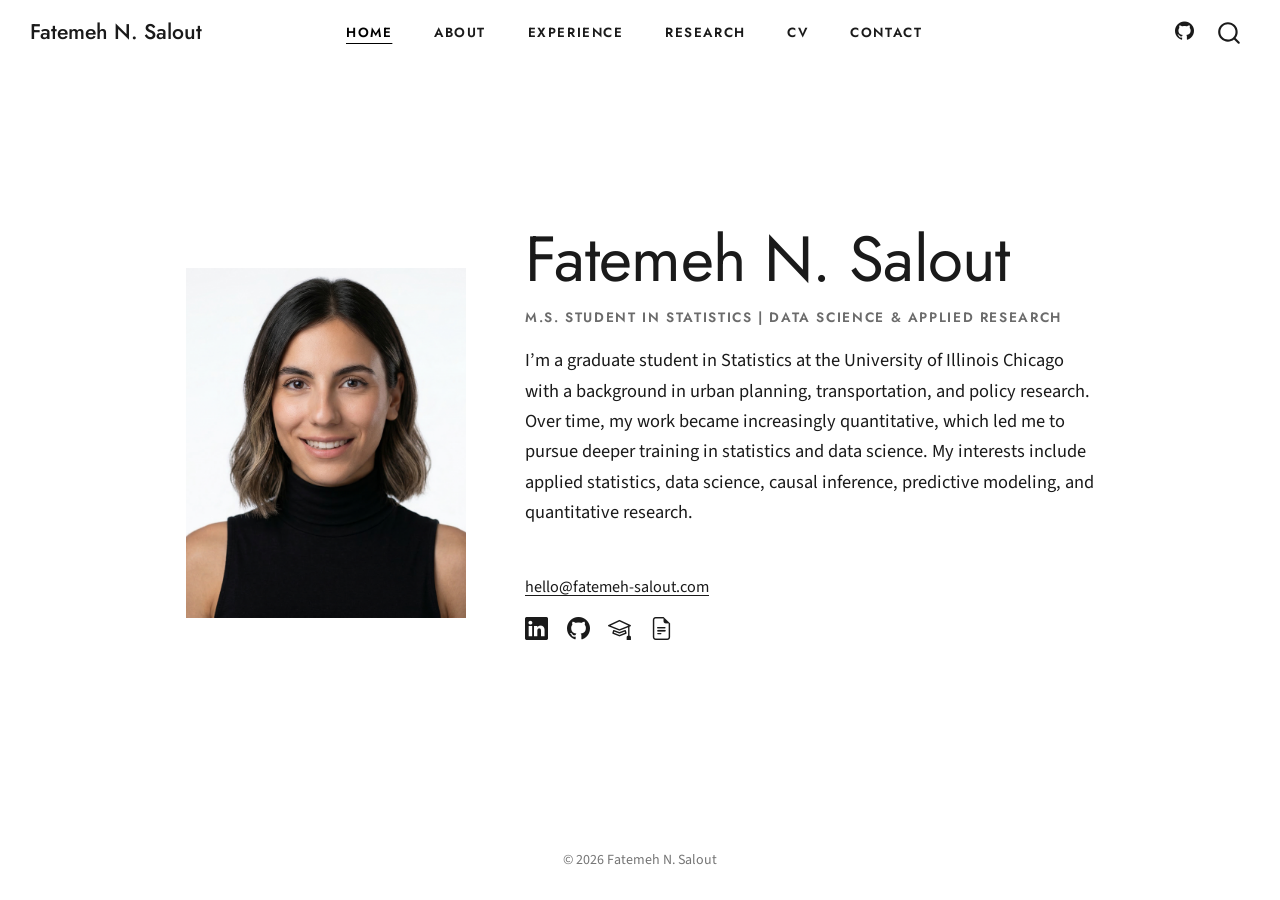
<file: docs/index.html>
<!DOCTYPE html>
<html xmlns="http://www.w3.org/1999/xhtml" lang="en" xml:lang="en"><head>

<meta charset="utf-8">
<meta name="generator" content="quarto-1.10.18">

<meta name="viewport" content="width=device-width, initial-scale=1.0, user-scalable=yes">


<title>Fatemeh N. Salout</title>
<style>
/* Default styles provided by pandoc.
** See https://pandoc.org/MANUAL.html#variables-for-html for config info.
*/
span.smallcaps{font-variant: small-caps;}
div.columns{display: flex; gap: 1.5em;}
div.column{flex: auto;}
@media screen {
div.columns{gap: min(4vw, 1.5em);}
div.column{overflow-x: auto;}
}
div.hanging-indent{margin-left: 1.5em; text-indent: -1.5em;}
ul.task-list{list-style: none;}
ul.task-list li input[type="checkbox"] {
  width: 0.8em;
  margin: 0 0.8em 0.2em -1em; /* quarto-specific, see https://github.com/quarto-dev/quarto-cli/issues/4556 */ 
  vertical-align: middle;
}
</style>


<script src="site_libs/quarto-nav/quarto-nav.js"></script>
<script src="site_libs/quarto-nav/headroom.min.js"></script>
<script src="site_libs/clipboard/clipboard.min.js"></script>
<script src="site_libs/quarto-search/autocomplete.umd.js"></script>
<script src="site_libs/quarto-search/fuse.min.js"></script>
<script src="site_libs/quarto-search/quarto-search.js"></script>
<meta name="quarto:offset" content="./">
<link href="./images/favicon.png" rel="icon" type="image/png">
<script src="site_libs/quarto-html/quarto.js" type="module"></script>
<script src="site_libs/quarto-html/tabsets/tabsets.js" type="module"></script>
<script src="site_libs/quarto-html/popper.min.js"></script>
<script src="site_libs/quarto-html/tippy.umd.min.js"></script>
<script src="site_libs/quarto-html/anchor.min.js"></script>
<link href="site_libs/quarto-html/tippy.css" rel="stylesheet">
<link href="site_libs/quarto-html/quarto-syntax-highlighting-64a204ab8560d761af7679ceaba22944.css" rel="stylesheet" id="quarto-text-highlighting-styles">
<script src="site_libs/bootstrap/bootstrap.min.js"></script>
<link href="site_libs/bootstrap/bootstrap-icons.css" rel="stylesheet">
<link href="site_libs/bootstrap/bootstrap-2a7eea21782d92f2822aea771c4346a2.min.css" rel="stylesheet" append-hash="true" id="quarto-bootstrap" data-mode="light">
<script id="quarto-search-options" type="application/json">{
  "location": "navbar",
  "copy-button": false,
  "collapse-after": 3,
  "panel-placement": "end",
  "type": "overlay",
  "limit": 50,
  "keyboard-shortcut": [
    "f",
    "/",
    "s"
  ],
  "show-item-context": false,
  "language": {
    "search-no-results-text": "No results",
    "search-matching-documents-text": "matching documents",
    "search-copy-link-title": "Copy link to search",
    "search-hide-matches-text": "Hide additional matches",
    "search-more-match-text": "more match in this document",
    "search-more-matches-text": "more matches in this document",
    "search-clear-button-title": "Clear",
    "search-text-placeholder": "",
    "search-detached-cancel-button-title": "Cancel",
    "search-submit-button-title": "Submit",
    "search-label": "Search"
  }
}</script>


<link rel="stylesheet" href="styles.css">
</head>

<body class="nav-fixed home fullcontent quarto-light">

<div id="quarto-search-results"></div>
  <header id="quarto-header" class="headroom fixed-top">
    <nav class="navbar navbar-expand-lg " data-bs-theme="dark">
      <div class="navbar-container container-fluid">
      <div class="navbar-brand-container mx-auto">
    <a class="navbar-brand" href="./index.html">
    <span class="navbar-title">Fatemeh N. Salout</span>
    </a>
  </div>
            <div id="quarto-search" class="" title="Search"></div>
          <button class="navbar-toggler" type="button" data-bs-toggle="collapse" data-bs-target="#navbarCollapse" aria-controls="navbarCollapse" role="menu" aria-expanded="false" aria-label="Toggle navigation" onclick="if (window.quartoToggleHeadroom) { window.quartoToggleHeadroom(); }">
  <span class="navbar-toggler-icon"></span>
</button>
          <div class="collapse navbar-collapse" id="navbarCollapse">
            <ul class="navbar-nav navbar-nav-scroll me-auto">
  <li class="nav-item">
    <a class="nav-link active" href="./index.html" aria-current="page"> 
<span class="menu-text">Home</span></a>
  </li>  
  <li class="nav-item">
    <a class="nav-link" href="./about.html"> 
<span class="menu-text">About</span></a>
  </li>  
  <li class="nav-item">
    <a class="nav-link" href="./experience.html"> 
<span class="menu-text">Experience</span></a>
  </li>  
  <li class="nav-item">
    <a class="nav-link" href="./research.html"> 
<span class="menu-text">Research</span></a>
  </li>  
  <li class="nav-item">
    <a class="nav-link" href="./resume.html"> 
<span class="menu-text">CV</span></a>
  </li>  
  <li class="nav-item">
    <a class="nav-link" href="./contact.html"> 
<span class="menu-text">Contact</span></a>
  </li>  
</ul>
            <ul class="navbar-nav navbar-nav-scroll ms-auto">
  <li class="nav-item compact">
    <a class="nav-link" href="https://github.com/Fatemeh-Salout"> <i class="bi bi-github" role="img" aria-label="GitHub">
</i> 
<span class="menu-text"></span></a>
  </li>  
</ul>
          </div> <!-- /navcollapse -->
            <div class="quarto-navbar-tools">
</div>
      </div> <!-- /container-fluid -->
    </nav>
</header>
<!-- content -->
<div id="quarto-content" class="quarto-container page-layout-custom page-navbar">
<!-- sidebar -->
<!-- margin-sidebar -->
<!-- main -->




<div class="hero">
<div class="hero-photo">
<p><img src="images/profile.jpg" class="img-fluid" alt="Photo of Fatemeh Salout"></p>
</div>
<div class="hero-text">
<h1 class="hero-name">
Fatemeh N. Salout
</h1>
<!-- REPLACE: your title and where you work or study -->
<p><span class="hero-role">M.S. Student in Statistics | Data Science &amp; Applied Research</span></p>
<!-- REPLACE: 2–4 sentences about you -->
<p>I’m a graduate student in Statistics at the University of Illinois Chicago with a background in urban planning, transportation, and policy research. Over time, my work became increasingly quantitative, which led me to pursue deeper training in statistics and data science. My interests include applied statistics, data science, causal inference, predictive modeling, and quantitative research.</p>
<div class="hero-links">
<p><a href="mailto:hello@fatemeh-salout.com" class="hero-email">hello@fatemeh-salout.com</a></p>
<p><a href="https://www.linkedin.com/in/fatemeh-n-salout-9780461a7/?isSelfProfile=true" aria-label="LinkedIn" title="LinkedIn"><i class="bi bi-linkedin"></i></a> <a href="https://github.com/Fatemeh-Salout" aria-label="GitHub" title="GitHub"><i class="bi bi-github"></i></a> <a href="https://scholar.google.com/citations?view_op=list_works&amp;hl=en&amp;hl=en&amp;user=Di-PDl0AAAAJ" aria-label="Google Scholar" title="Google Scholar"><i class="bi bi-mortarboard"></i></a> <a href="files/Fatemeh_Salout_Resume.pdf" aria-label="Résumé" title="Résumé"><i class="bi bi-file-earmark-text"></i></a></p>
</div>
</div>
</div>




<script id="quarto-html-after-body" type="application/javascript">
  window.document.addEventListener("DOMContentLoaded", function (event) {
    const icon = "";
    const anchorJS = new window.AnchorJS();
    anchorJS.options = {
      placement: 'right',
      icon: icon
    };
    anchorJS.add('.anchored');
    const isCodeAnnotation = (el) => {
      for (const clz of el.classList) {
        if (clz.startsWith('code-annotation-')) {                     
          return true;
        }
      }
      return false;
    }
    const onCopySuccess = function(e) {
      // button target
      const button = e.trigger;
      // don't keep focus
      button.blur();
      // flash "checked"
      button.classList.add('code-copy-button-checked');
      var currentTitle = button.getAttribute("title");
      button.setAttribute("title", "Copied!");
      let tooltip;
      if (window.bootstrap) {
        button.setAttribute("data-bs-toggle", "tooltip");
        button.setAttribute("data-bs-placement", "left");
        button.setAttribute("data-bs-title", "Copied!");
        tooltip = new bootstrap.Tooltip(button, 
          { trigger: "manual", 
            customClass: "code-copy-button-tooltip",
            offset: [0, -8]});
        tooltip.show();    
      }
      setTimeout(function() {
        if (tooltip) {
          tooltip.hide();
          button.removeAttribute("data-bs-title");
          button.removeAttribute("data-bs-toggle");
          button.removeAttribute("data-bs-placement");
        }
        button.setAttribute("title", currentTitle);
        button.classList.remove('code-copy-button-checked');
      }, 1000);
      // clear code selection
      e.clearSelection();
    }
    const getTextToCopy = function(trigger) {
      const outerScaffold = trigger.parentElement.cloneNode(true);
      const codeEl = outerScaffold.querySelector('code');
      for (const childEl of codeEl.children) {
        if (isCodeAnnotation(childEl)) {
          childEl.remove();
        }
      }
      return codeEl.innerText;
    }
    const clipboard = new window.ClipboardJS('.code-copy-button:not([data-in-quarto-modal])', {
      text: getTextToCopy
    });
    clipboard.on('success', onCopySuccess);
    if (window.document.getElementById('quarto-embedded-source-code-modal')) {
      const clipboardModal = new window.ClipboardJS('.code-copy-button[data-in-quarto-modal]', {
        text: getTextToCopy,
        container: window.document.getElementById('quarto-embedded-source-code-modal')
      });
      clipboardModal.on('success', onCopySuccess);
    }
      var localhostRegex = new RegExp(/^(?:http|https):\/\/localhost\:?[0-9]*\//);
      var mailtoRegex = new RegExp(/^mailto:/);
        var filterRegex = new RegExp("https:\/\/fatemeh-salout\.com");
      var isInternal = (href) => {
          return filterRegex.test(href) || localhostRegex.test(href) || mailtoRegex.test(href);
      }
      // Inspect non-navigation links and adorn them if external
     var links = window.document.querySelectorAll('a[href]:not(.nav-link):not(.navbar-brand):not(.toc-action):not(.sidebar-link):not(.sidebar-item-toggle):not(.pagination-link):not(.no-external):not([aria-hidden]):not(.dropdown-item):not(.quarto-navigation-tool):not(.about-link)');
      for (var i=0; i<links.length; i++) {
        const link = links[i];
        if (!isInternal(link.href)) {
          // undo the damage that might have been done by quarto-nav.js in the case of
          // links that we want to consider external
          if (link.dataset.originalHref !== undefined) {
            link.href = link.dataset.originalHref;
          }
        }
      }
    function tippyHover(el, contentFn, onTriggerFn, onUntriggerFn) {
      const config = {
        allowHTML: true,
        maxWidth: 500,
        delay: 100,
        arrow: false,
        appendTo: function(el) {
            return el.parentElement;
        },
        interactive: true,
        interactiveBorder: 10,
        theme: 'quarto',
        placement: 'bottom-start',
      };
      if (contentFn) {
        config.content = contentFn;
      }
      if (onTriggerFn) {
        config.onTrigger = onTriggerFn;
      }
      if (onUntriggerFn) {
        config.onUntrigger = onUntriggerFn;
      }
      window.tippy(el, config); 
    }
    const noterefs = window.document.querySelectorAll('a[role="doc-noteref"]');
    for (var i=0; i<noterefs.length; i++) {
      const ref = noterefs[i];
      tippyHover(ref, function() {
        // use id or data attribute instead here
        let href = ref.getAttribute('data-footnote-href') || ref.getAttribute('href');
        try { href = new URL(href).hash; } catch {}
        const id = href.replace(/^#\/?/, "");
        const note = window.document.getElementById(id);
        if (note) {
          return note.innerHTML;
        } else {
          return "";
        }
      });
    }
    const xrefs = window.document.querySelectorAll('a.quarto-xref');
    const processXRef = (id, note) => {
      // Strip column container classes
      const stripColumnClz = (el) => {
        el.classList.remove("page-full", "page-columns");
        if (el.children) {
          for (const child of el.children) {
            stripColumnClz(child);
          }
        }
      }
      stripColumnClz(note)
      if (id === null || id.startsWith('sec-')) {
        // Special case sections, only their first couple elements
        const container = document.createElement("div");
        if (note.children && note.children.length > 2) {
          container.appendChild(note.children[0].cloneNode(true));
          for (let i = 1; i < note.children.length; i++) {
            const child = note.children[i];
            if (child.tagName === "P" && child.innerText === "") {
              continue;
            } else {
              container.appendChild(child.cloneNode(true));
              break;
            }
          }
          if (window.Quarto?.typesetMath) {
            window.Quarto.typesetMath(container);
          }
          return container.innerHTML
        } else {
          if (window.Quarto?.typesetMath) {
            window.Quarto.typesetMath(note);
          }
          return note.innerHTML;
        }
      } else {
        // Remove any anchor links if they are present
        const anchorLink = note.querySelector('a.anchorjs-link');
        if (anchorLink) {
          anchorLink.remove();
        }
        if (window.Quarto?.typesetMath) {
          window.Quarto.typesetMath(note);
        }
        if (note.classList.contains("callout")) {
          return note.outerHTML;
        } else {
          return note.innerHTML;
        }
      }
    }
    for (var i=0; i<xrefs.length; i++) {
      const xref = xrefs[i];
      tippyHover(xref, undefined, function(instance) {
        instance.disable();
        let url = xref.getAttribute('href');
        let hash = undefined; 
        if (url.startsWith('#')) {
          hash = url;
        } else {
          try { hash = new URL(url).hash; } catch {}
        }
        if (hash) {
          const id = hash.replace(/^#\/?/, "");
          const note = window.document.getElementById(id);
          if (note !== null) {
            try {
              const html = processXRef(id, note.cloneNode(true));
              instance.setContent(html);
            } finally {
              instance.enable();
              instance.show();
            }
          } else {
            // See if we can fetch this
            fetch(url.split('#')[0])
            .then(res => res.text())
            .then(html => {
              const parser = new DOMParser();
              const htmlDoc = parser.parseFromString(html, "text/html");
              const note = htmlDoc.getElementById(id);
              if (note !== null) {
                const html = processXRef(id, note);
                instance.setContent(html);
              } 
            }).finally(() => {
              instance.enable();
              instance.show();
            });
          }
        } else {
          // See if we can fetch a full url (with no hash to target)
          // This is a special case and we should probably do some content thinning / targeting
          fetch(url)
          .then(res => res.text())
          .then(html => {
            const parser = new DOMParser();
            const htmlDoc = parser.parseFromString(html, "text/html");
            const note = htmlDoc.querySelector('main.content');
            if (note !== null) {
              // This should only happen for chapter cross references
              // (since there is no id in the URL)
              // remove the first header
              if (note.children.length > 0 && note.children[0].tagName === "HEADER") {
                note.children[0].remove();
              }
              const html = processXRef(null, note);
              instance.setContent(html);
            } 
          }).finally(() => {
            instance.enable();
            instance.show();
          });
        }
      }, function(instance) {
      });
    }
        let selectedAnnoteEl;
        const selectorForAnnotation = ( cell, annotation) => {
          let cellAttr = 'data-code-cell="' + cell + '"';
          let lineAttr = 'data-code-annotation="' +  annotation + '"';
          const selector = 'span[' + cellAttr + '][' + lineAttr + ']';
          return selector;
        }
        const selectCodeLines = (annoteEl) => {
          const doc = window.document;
          const targetCell = annoteEl.getAttribute("data-target-cell");
          const targetAnnotation = annoteEl.getAttribute("data-target-annotation");
          const annoteSpan = window.document.querySelector(selectorForAnnotation(targetCell, targetAnnotation));
          const lines = annoteSpan.getAttribute("data-code-lines").split(",");
          const lineIds = lines.map((line) => {
            return targetCell + "-" + line;
          })
          let top = null;
          let height = null;
          let parent = null;
          if (lineIds.length > 0) {
              //compute the position of the single el (top and bottom and make a div)
              const el = window.document.getElementById(lineIds[0]);
              top = el.offsetTop;
              height = el.offsetHeight;
              parent = el.parentElement.parentElement;
            if (lineIds.length > 1) {
              const lastEl = window.document.getElementById(lineIds[lineIds.length - 1]);
              const bottom = lastEl.offsetTop + lastEl.offsetHeight;
              height = bottom - top;
            }
            if (top !== null && height !== null && parent !== null) {
              // cook up a div (if necessary) and position it 
              let div = window.document.getElementById("code-annotation-line-highlight");
              if (div === null) {
                div = window.document.createElement("div");
                div.setAttribute("id", "code-annotation-line-highlight");
                div.style.position = 'absolute';
                parent.appendChild(div);
              }
              div.style.top = top - 2 + "px";
              div.style.height = height + 4 + "px";
              div.style.left = 0;
              let gutterDiv = window.document.getElementById("code-annotation-line-highlight-gutter");
              if (gutterDiv === null) {
                gutterDiv = window.document.createElement("div");
                gutterDiv.setAttribute("id", "code-annotation-line-highlight-gutter");
                gutterDiv.style.position = 'absolute';
                const codeCell = window.document.getElementById(targetCell);
                const gutter = codeCell.querySelector('.code-annotation-gutter');
                gutter.appendChild(gutterDiv);
              }
              gutterDiv.style.top = top - 2 + "px";
              gutterDiv.style.height = height + 4 + "px";
            }
            selectedAnnoteEl = annoteEl;
          }
        };
        const unselectCodeLines = () => {
          const elementsIds = ["code-annotation-line-highlight", "code-annotation-line-highlight-gutter"];
          elementsIds.forEach((elId) => {
            const div = window.document.getElementById(elId);
            if (div) {
              div.remove();
            }
          });
          selectedAnnoteEl = undefined;
        };
          // Handle positioning of the toggle
      window.addEventListener(
        "resize",
        throttle(() => {
          elRect = undefined;
          if (selectedAnnoteEl) {
            selectCodeLines(selectedAnnoteEl);
          }
        }, 10)
      );
      function throttle(fn, ms) {
      let throttle = false;
      let timer;
        return (...args) => {
          if(!throttle) { // first call gets through
              fn.apply(this, args);
              throttle = true;
          } else { // all the others get throttled
              if(timer) clearTimeout(timer); // cancel #2
              timer = setTimeout(() => {
                fn.apply(this, args);
                timer = throttle = false;
              }, ms);
          }
        };
      }
        // Attach click handler to the DT
        const annoteDls = window.document.querySelectorAll('dt[data-target-cell]');
        for (const annoteDlNode of annoteDls) {
          annoteDlNode.addEventListener('click', (event) => {
            const clickedEl = event.target;
            if (clickedEl !== selectedAnnoteEl) {
              unselectCodeLines();
              const activeEl = window.document.querySelector('dt[data-target-cell].code-annotation-active');
              if (activeEl) {
                activeEl.classList.remove('code-annotation-active');
              }
              selectCodeLines(clickedEl);
              clickedEl.classList.add('code-annotation-active');
            } else {
              // Unselect the line
              unselectCodeLines();
              clickedEl.classList.remove('code-annotation-active');
            }
          });
        }
    const findCites = (el) => {
      const parentEl = el.parentElement;
      if (parentEl) {
        const cites = parentEl.dataset.cites;
        if (cites) {
          return {
            el,
            cites: cites.split(' ')
          };
        } else {
          return findCites(el.parentElement)
        }
      } else {
        return undefined;
      }
    };
    var bibliorefs = window.document.querySelectorAll('a[role="doc-biblioref"]');
    for (var i=0; i<bibliorefs.length; i++) {
      const ref = bibliorefs[i];
      const citeInfo = findCites(ref);
      if (citeInfo) {
        tippyHover(citeInfo.el, function() {
          var popup = window.document.createElement('div');
          citeInfo.cites.forEach(function(cite) {
            var citeDiv = window.document.createElement('div');
            citeDiv.classList.add('hanging-indent');
            citeDiv.classList.add('csl-entry');
            var biblioDiv = window.document.getElementById('ref-' + cite);
            if (biblioDiv) {
              citeDiv.innerHTML = biblioDiv.innerHTML;
            }
            popup.appendChild(citeDiv);
          });
          return popup.innerHTML;
        });
      }
    }
  });
  </script>
</div> <!-- /content -->
<footer class="footer">
  <div class="nav-footer">
    <div class="nav-footer-left">
      &nbsp;
    </div>   
    <div class="nav-footer-center">
<p>© 2026 Fatemeh N. Salout</p>
</div>
    <div class="nav-footer-right">
      &nbsp;
    </div>
  </div>
</footer>




</body></html>
</file>
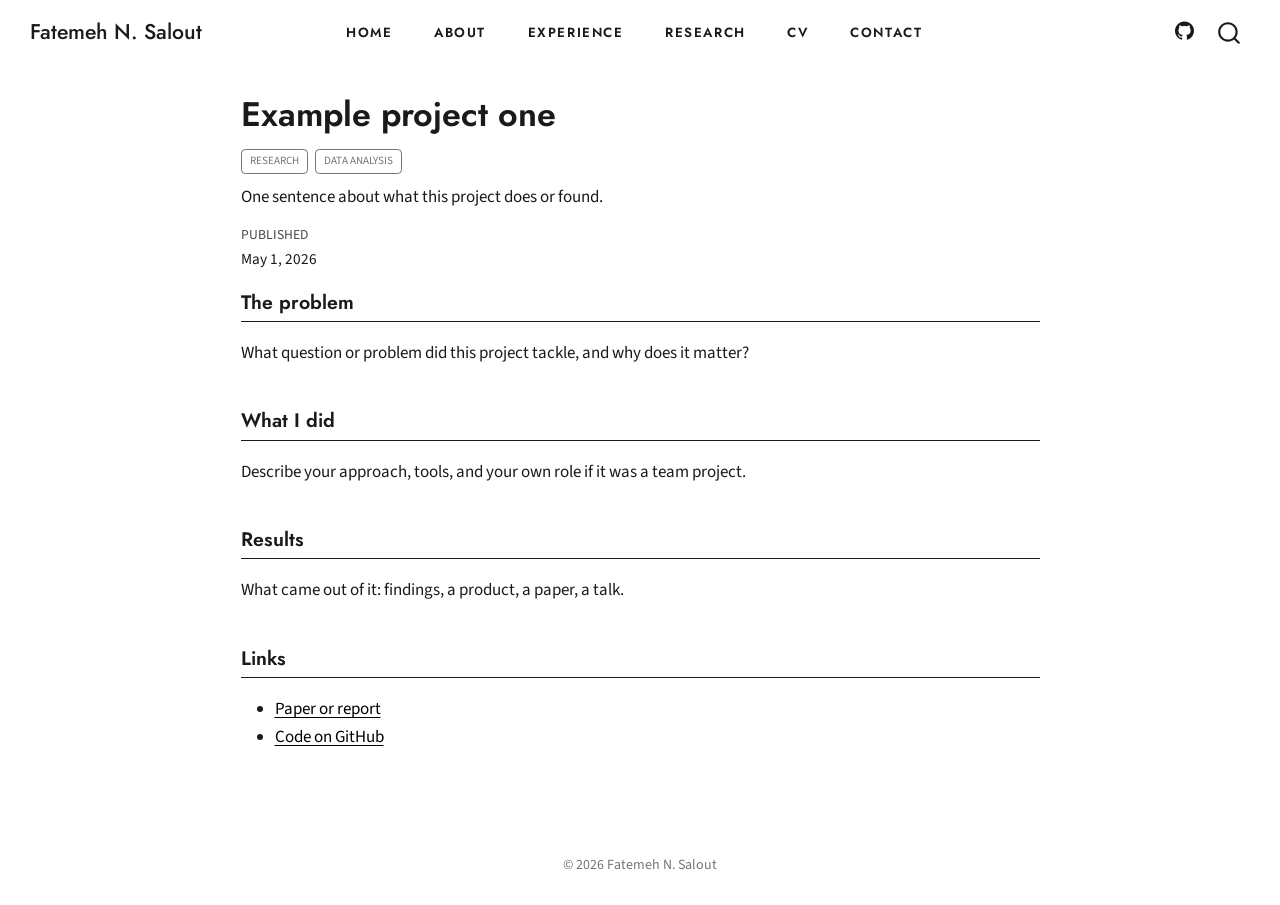
<file: docs/projects/example-project-1/index.html>
<!DOCTYPE html>
<html xmlns="http://www.w3.org/1999/xhtml" lang="en" xml:lang="en"><head>

<meta charset="utf-8">
<meta name="generator" content="quarto-1.10.18">

<meta name="viewport" content="width=device-width, initial-scale=1.0, user-scalable=yes">

<meta name="dcterms.date" content="2026-05-01">
<meta name="description" content="One sentence about what this project does or found.">

<title>Example project one – Fatemeh N. Salout</title>
<style>
/* Default styles provided by pandoc.
** See https://pandoc.org/MANUAL.html#variables-for-html for config info.
*/
span.smallcaps{font-variant: small-caps;}
div.columns{display: flex; gap: 1.5em;}
div.column{flex: auto;}
@media screen {
div.columns{gap: min(4vw, 1.5em);}
div.column{overflow-x: auto;}
}
div.hanging-indent{margin-left: 1.5em; text-indent: -1.5em;}
ul.task-list{list-style: none;}
ul.task-list li input[type="checkbox"] {
  width: 0.8em;
  margin: 0 0.8em 0.2em -1em; /* quarto-specific, see https://github.com/quarto-dev/quarto-cli/issues/4556 */ 
  vertical-align: middle;
}
</style>


<script src="../../site_libs/quarto-nav/quarto-nav.js"></script>
<script src="../../site_libs/quarto-nav/headroom.min.js"></script>
<script src="../../site_libs/clipboard/clipboard.min.js"></script>
<script src="../../site_libs/quarto-search/autocomplete.umd.js"></script>
<script src="../../site_libs/quarto-search/fuse.min.js"></script>
<script src="../../site_libs/quarto-search/quarto-search.js"></script>
<meta name="quarto:offset" content="../../">
<link href="../../images/favicon.png" rel="icon" type="image/png">
<script src="../../site_libs/quarto-html/quarto.js" type="module"></script>
<script src="../../site_libs/quarto-html/tabsets/tabsets.js" type="module"></script>
<script src="../../site_libs/quarto-html/popper.min.js"></script>
<script src="../../site_libs/quarto-html/tippy.umd.min.js"></script>
<script src="../../site_libs/quarto-html/anchor.min.js"></script>
<link href="../../site_libs/quarto-html/tippy.css" rel="stylesheet">
<link href="../../site_libs/quarto-html/quarto-syntax-highlighting-64a204ab8560d761af7679ceaba22944.css" rel="stylesheet" id="quarto-text-highlighting-styles">
<script src="../../site_libs/bootstrap/bootstrap.min.js"></script>
<link href="../../site_libs/bootstrap/bootstrap-icons.css" rel="stylesheet">
<link href="../../site_libs/bootstrap/bootstrap-2a7eea21782d92f2822aea771c4346a2.min.css" rel="stylesheet" append-hash="true" id="quarto-bootstrap" data-mode="light">
<script id="quarto-search-options" type="application/json">{
  "location": "navbar",
  "copy-button": false,
  "collapse-after": 3,
  "panel-placement": "end",
  "type": "overlay",
  "limit": 50,
  "keyboard-shortcut": [
    "f",
    "/",
    "s"
  ],
  "show-item-context": false,
  "language": {
    "search-no-results-text": "No results",
    "search-matching-documents-text": "matching documents",
    "search-copy-link-title": "Copy link to search",
    "search-hide-matches-text": "Hide additional matches",
    "search-more-match-text": "more match in this document",
    "search-more-matches-text": "more matches in this document",
    "search-clear-button-title": "Clear",
    "search-text-placeholder": "",
    "search-detached-cancel-button-title": "Cancel",
    "search-submit-button-title": "Submit",
    "search-label": "Search"
  }
}</script>


<link rel="stylesheet" href="../../styles.css">
</head>

<body class="nav-fixed fullcontent quarto-light">

<div id="quarto-search-results"></div>
  <header id="quarto-header" class="headroom fixed-top">
    <nav class="navbar navbar-expand-lg " data-bs-theme="dark">
      <div class="navbar-container container-fluid">
      <div class="navbar-brand-container mx-auto">
    <a class="navbar-brand" href="../../index.html">
    <span class="navbar-title">Fatemeh N. Salout</span>
    </a>
  </div>
            <div id="quarto-search" class="" title="Search"></div>
          <button class="navbar-toggler" type="button" data-bs-toggle="collapse" data-bs-target="#navbarCollapse" aria-controls="navbarCollapse" role="menu" aria-expanded="false" aria-label="Toggle navigation" onclick="if (window.quartoToggleHeadroom) { window.quartoToggleHeadroom(); }">
  <span class="navbar-toggler-icon"></span>
</button>
          <div class="collapse navbar-collapse" id="navbarCollapse">
            <ul class="navbar-nav navbar-nav-scroll me-auto">
  <li class="nav-item">
    <a class="nav-link" href="../../index.html"> 
<span class="menu-text">Home</span></a>
  </li>  
  <li class="nav-item">
    <a class="nav-link" href="../../about.html"> 
<span class="menu-text">About</span></a>
  </li>  
  <li class="nav-item">
    <a class="nav-link" href="../../experience.html"> 
<span class="menu-text">Experience</span></a>
  </li>  
  <li class="nav-item">
    <a class="nav-link" href="../../research.html"> 
<span class="menu-text">Research</span></a>
  </li>  
  <li class="nav-item">
    <a class="nav-link" href="../../resume.html"> 
<span class="menu-text">CV</span></a>
  </li>  
  <li class="nav-item">
    <a class="nav-link" href="../../contact.html"> 
<span class="menu-text">Contact</span></a>
  </li>  
</ul>
            <ul class="navbar-nav navbar-nav-scroll ms-auto">
  <li class="nav-item compact">
    <a class="nav-link" href="https://github.com/Fatemeh-Salout"> <i class="bi bi-github" role="img" aria-label="GitHub">
</i> 
<span class="menu-text"></span></a>
  </li>  
</ul>
          </div> <!-- /navcollapse -->
            <div class="quarto-navbar-tools">
</div>
      </div> <!-- /container-fluid -->
    </nav>
</header>
<!-- content -->
<div id="quarto-content" class="quarto-container page-columns page-rows-contents page-layout-article page-navbar">
<!-- sidebar -->
<!-- margin-sidebar -->
    
<!-- main -->
<main class="content" id="quarto-document-content">

<header id="title-block-header" class="quarto-title-block default">
<div class="quarto-title">
<h1 class="title">Example project one</h1>
  <div class="quarto-categories">
    <div class="quarto-category">research</div>
    <div class="quarto-category">data analysis</div>
  </div>
  </div>

<div>
  <div class="description">
    One sentence about what this project does or found.
  </div>
</div>


<div class="quarto-title-meta">

    
    <div>
    <div class="quarto-title-meta-heading">Published</div>
    <div class="quarto-title-meta-contents">
      <p class="date">May 1, 2026</p>
    </div>
  </div>
  
    
  </div>
  


</header>


<!-- REPLACE: Copy this folder for each new project, rename it, and edit this file. -->
<section id="the-problem" class="level2">
<h2 class="anchored" data-anchor-id="the-problem">The problem</h2>
<p>What question or problem did this project tackle, and why does it matter?</p>
</section>
<section id="what-i-did" class="level2">
<h2 class="anchored" data-anchor-id="what-i-did">What I did</h2>
<p>Describe your approach, tools, and your own role if it was a team project.</p>
</section>
<section id="results" class="level2">
<h2 class="anchored" data-anchor-id="results">Results</h2>
<p>What came out of it: findings, a product, a paper, a talk.</p>
</section>
<section id="links" class="level2">
<h2 class="anchored" data-anchor-id="links">Links</h2>
<ul>
<li><a href="#">Paper or report</a></li>
<li><a href="#">Code on GitHub</a></li>
</ul>


</section>

</main> <!-- /main -->
<script id="quarto-html-after-body" type="application/javascript">
  window.document.addEventListener("DOMContentLoaded", function (event) {
    const icon = "";
    const anchorJS = new window.AnchorJS();
    anchorJS.options = {
      placement: 'right',
      icon: icon
    };
    anchorJS.add('.anchored');
    const isCodeAnnotation = (el) => {
      for (const clz of el.classList) {
        if (clz.startsWith('code-annotation-')) {                     
          return true;
        }
      }
      return false;
    }
    const onCopySuccess = function(e) {
      // button target
      const button = e.trigger;
      // don't keep focus
      button.blur();
      // flash "checked"
      button.classList.add('code-copy-button-checked');
      var currentTitle = button.getAttribute("title");
      button.setAttribute("title", "Copied!");
      let tooltip;
      if (window.bootstrap) {
        button.setAttribute("data-bs-toggle", "tooltip");
        button.setAttribute("data-bs-placement", "left");
        button.setAttribute("data-bs-title", "Copied!");
        tooltip = new bootstrap.Tooltip(button, 
          { trigger: "manual", 
            customClass: "code-copy-button-tooltip",
            offset: [0, -8]});
        tooltip.show();    
      }
      setTimeout(function() {
        if (tooltip) {
          tooltip.hide();
          button.removeAttribute("data-bs-title");
          button.removeAttribute("data-bs-toggle");
          button.removeAttribute("data-bs-placement");
        }
        button.setAttribute("title", currentTitle);
        button.classList.remove('code-copy-button-checked');
      }, 1000);
      // clear code selection
      e.clearSelection();
    }
    const getTextToCopy = function(trigger) {
      const outerScaffold = trigger.parentElement.cloneNode(true);
      const codeEl = outerScaffold.querySelector('code');
      for (const childEl of codeEl.children) {
        if (isCodeAnnotation(childEl)) {
          childEl.remove();
        }
      }
      return codeEl.innerText;
    }
    const clipboard = new window.ClipboardJS('.code-copy-button:not([data-in-quarto-modal])', {
      text: getTextToCopy
    });
    clipboard.on('success', onCopySuccess);
    if (window.document.getElementById('quarto-embedded-source-code-modal')) {
      const clipboardModal = new window.ClipboardJS('.code-copy-button[data-in-quarto-modal]', {
        text: getTextToCopy,
        container: window.document.getElementById('quarto-embedded-source-code-modal')
      });
      clipboardModal.on('success', onCopySuccess);
    }
      var localhostRegex = new RegExp(/^(?:http|https):\/\/localhost\:?[0-9]*\//);
      var mailtoRegex = new RegExp(/^mailto:/);
        var filterRegex = new RegExp("https:\/\/fatemeh-salout\.com");
      var isInternal = (href) => {
          return filterRegex.test(href) || localhostRegex.test(href) || mailtoRegex.test(href);
      }
      // Inspect non-navigation links and adorn them if external
     var links = window.document.querySelectorAll('a[href]:not(.nav-link):not(.navbar-brand):not(.toc-action):not(.sidebar-link):not(.sidebar-item-toggle):not(.pagination-link):not(.no-external):not([aria-hidden]):not(.dropdown-item):not(.quarto-navigation-tool):not(.about-link)');
      for (var i=0; i<links.length; i++) {
        const link = links[i];
        if (!isInternal(link.href)) {
          // undo the damage that might have been done by quarto-nav.js in the case of
          // links that we want to consider external
          if (link.dataset.originalHref !== undefined) {
            link.href = link.dataset.originalHref;
          }
        }
      }
    function tippyHover(el, contentFn, onTriggerFn, onUntriggerFn) {
      const config = {
        allowHTML: true,
        maxWidth: 500,
        delay: 100,
        arrow: false,
        appendTo: function(el) {
            return el.parentElement;
        },
        interactive: true,
        interactiveBorder: 10,
        theme: 'quarto',
        placement: 'bottom-start',
      };
      if (contentFn) {
        config.content = contentFn;
      }
      if (onTriggerFn) {
        config.onTrigger = onTriggerFn;
      }
      if (onUntriggerFn) {
        config.onUntrigger = onUntriggerFn;
      }
      window.tippy(el, config); 
    }
    const noterefs = window.document.querySelectorAll('a[role="doc-noteref"]');
    for (var i=0; i<noterefs.length; i++) {
      const ref = noterefs[i];
      tippyHover(ref, function() {
        // use id or data attribute instead here
        let href = ref.getAttribute('data-footnote-href') || ref.getAttribute('href');
        try { href = new URL(href).hash; } catch {}
        const id = href.replace(/^#\/?/, "");
        const note = window.document.getElementById(id);
        if (note) {
          return note.innerHTML;
        } else {
          return "";
        }
      });
    }
    const xrefs = window.document.querySelectorAll('a.quarto-xref');
    const processXRef = (id, note) => {
      // Strip column container classes
      const stripColumnClz = (el) => {
        el.classList.remove("page-full", "page-columns");
        if (el.children) {
          for (const child of el.children) {
            stripColumnClz(child);
          }
        }
      }
      stripColumnClz(note)
      if (id === null || id.startsWith('sec-')) {
        // Special case sections, only their first couple elements
        const container = document.createElement("div");
        if (note.children && note.children.length > 2) {
          container.appendChild(note.children[0].cloneNode(true));
          for (let i = 1; i < note.children.length; i++) {
            const child = note.children[i];
            if (child.tagName === "P" && child.innerText === "") {
              continue;
            } else {
              container.appendChild(child.cloneNode(true));
              break;
            }
          }
          if (window.Quarto?.typesetMath) {
            window.Quarto.typesetMath(container);
          }
          return container.innerHTML
        } else {
          if (window.Quarto?.typesetMath) {
            window.Quarto.typesetMath(note);
          }
          return note.innerHTML;
        }
      } else {
        // Remove any anchor links if they are present
        const anchorLink = note.querySelector('a.anchorjs-link');
        if (anchorLink) {
          anchorLink.remove();
        }
        if (window.Quarto?.typesetMath) {
          window.Quarto.typesetMath(note);
        }
        if (note.classList.contains("callout")) {
          return note.outerHTML;
        } else {
          return note.innerHTML;
        }
      }
    }
    for (var i=0; i<xrefs.length; i++) {
      const xref = xrefs[i];
      tippyHover(xref, undefined, function(instance) {
        instance.disable();
        let url = xref.getAttribute('href');
        let hash = undefined; 
        if (url.startsWith('#')) {
          hash = url;
        } else {
          try { hash = new URL(url).hash; } catch {}
        }
        if (hash) {
          const id = hash.replace(/^#\/?/, "");
          const note = window.document.getElementById(id);
          if (note !== null) {
            try {
              const html = processXRef(id, note.cloneNode(true));
              instance.setContent(html);
            } finally {
              instance.enable();
              instance.show();
            }
          } else {
            // See if we can fetch this
            fetch(url.split('#')[0])
            .then(res => res.text())
            .then(html => {
              const parser = new DOMParser();
              const htmlDoc = parser.parseFromString(html, "text/html");
              const note = htmlDoc.getElementById(id);
              if (note !== null) {
                const html = processXRef(id, note);
                instance.setContent(html);
              } 
            }).finally(() => {
              instance.enable();
              instance.show();
            });
          }
        } else {
          // See if we can fetch a full url (with no hash to target)
          // This is a special case and we should probably do some content thinning / targeting
          fetch(url)
          .then(res => res.text())
          .then(html => {
            const parser = new DOMParser();
            const htmlDoc = parser.parseFromString(html, "text/html");
            const note = htmlDoc.querySelector('main.content');
            if (note !== null) {
              // This should only happen for chapter cross references
              // (since there is no id in the URL)
              // remove the first header
              if (note.children.length > 0 && note.children[0].tagName === "HEADER") {
                note.children[0].remove();
              }
              const html = processXRef(null, note);
              instance.setContent(html);
            } 
          }).finally(() => {
            instance.enable();
            instance.show();
          });
        }
      }, function(instance) {
      });
    }
        let selectedAnnoteEl;
        const selectorForAnnotation = ( cell, annotation) => {
          let cellAttr = 'data-code-cell="' + cell + '"';
          let lineAttr = 'data-code-annotation="' +  annotation + '"';
          const selector = 'span[' + cellAttr + '][' + lineAttr + ']';
          return selector;
        }
        const selectCodeLines = (annoteEl) => {
          const doc = window.document;
          const targetCell = annoteEl.getAttribute("data-target-cell");
          const targetAnnotation = annoteEl.getAttribute("data-target-annotation");
          const annoteSpan = window.document.querySelector(selectorForAnnotation(targetCell, targetAnnotation));
          const lines = annoteSpan.getAttribute("data-code-lines").split(",");
          const lineIds = lines.map((line) => {
            return targetCell + "-" + line;
          })
          let top = null;
          let height = null;
          let parent = null;
          if (lineIds.length > 0) {
              //compute the position of the single el (top and bottom and make a div)
              const el = window.document.getElementById(lineIds[0]);
              top = el.offsetTop;
              height = el.offsetHeight;
              parent = el.parentElement.parentElement;
            if (lineIds.length > 1) {
              const lastEl = window.document.getElementById(lineIds[lineIds.length - 1]);
              const bottom = lastEl.offsetTop + lastEl.offsetHeight;
              height = bottom - top;
            }
            if (top !== null && height !== null && parent !== null) {
              // cook up a div (if necessary) and position it 
              let div = window.document.getElementById("code-annotation-line-highlight");
              if (div === null) {
                div = window.document.createElement("div");
                div.setAttribute("id", "code-annotation-line-highlight");
                div.style.position = 'absolute';
                parent.appendChild(div);
              }
              div.style.top = top - 2 + "px";
              div.style.height = height + 4 + "px";
              div.style.left = 0;
              let gutterDiv = window.document.getElementById("code-annotation-line-highlight-gutter");
              if (gutterDiv === null) {
                gutterDiv = window.document.createElement("div");
                gutterDiv.setAttribute("id", "code-annotation-line-highlight-gutter");
                gutterDiv.style.position = 'absolute';
                const codeCell = window.document.getElementById(targetCell);
                const gutter = codeCell.querySelector('.code-annotation-gutter');
                gutter.appendChild(gutterDiv);
              }
              gutterDiv.style.top = top - 2 + "px";
              gutterDiv.style.height = height + 4 + "px";
            }
            selectedAnnoteEl = annoteEl;
          }
        };
        const unselectCodeLines = () => {
          const elementsIds = ["code-annotation-line-highlight", "code-annotation-line-highlight-gutter"];
          elementsIds.forEach((elId) => {
            const div = window.document.getElementById(elId);
            if (div) {
              div.remove();
            }
          });
          selectedAnnoteEl = undefined;
        };
          // Handle positioning of the toggle
      window.addEventListener(
        "resize",
        throttle(() => {
          elRect = undefined;
          if (selectedAnnoteEl) {
            selectCodeLines(selectedAnnoteEl);
          }
        }, 10)
      );
      function throttle(fn, ms) {
      let throttle = false;
      let timer;
        return (...args) => {
          if(!throttle) { // first call gets through
              fn.apply(this, args);
              throttle = true;
          } else { // all the others get throttled
              if(timer) clearTimeout(timer); // cancel #2
              timer = setTimeout(() => {
                fn.apply(this, args);
                timer = throttle = false;
              }, ms);
          }
        };
      }
        // Attach click handler to the DT
        const annoteDls = window.document.querySelectorAll('dt[data-target-cell]');
        for (const annoteDlNode of annoteDls) {
          annoteDlNode.addEventListener('click', (event) => {
            const clickedEl = event.target;
            if (clickedEl !== selectedAnnoteEl) {
              unselectCodeLines();
              const activeEl = window.document.querySelector('dt[data-target-cell].code-annotation-active');
              if (activeEl) {
                activeEl.classList.remove('code-annotation-active');
              }
              selectCodeLines(clickedEl);
              clickedEl.classList.add('code-annotation-active');
            } else {
              // Unselect the line
              unselectCodeLines();
              clickedEl.classList.remove('code-annotation-active');
            }
          });
        }
    const findCites = (el) => {
      const parentEl = el.parentElement;
      if (parentEl) {
        const cites = parentEl.dataset.cites;
        if (cites) {
          return {
            el,
            cites: cites.split(' ')
          };
        } else {
          return findCites(el.parentElement)
        }
      } else {
        return undefined;
      }
    };
    var bibliorefs = window.document.querySelectorAll('a[role="doc-biblioref"]');
    for (var i=0; i<bibliorefs.length; i++) {
      const ref = bibliorefs[i];
      const citeInfo = findCites(ref);
      if (citeInfo) {
        tippyHover(citeInfo.el, function() {
          var popup = window.document.createElement('div');
          citeInfo.cites.forEach(function(cite) {
            var citeDiv = window.document.createElement('div');
            citeDiv.classList.add('hanging-indent');
            citeDiv.classList.add('csl-entry');
            var biblioDiv = window.document.getElementById('ref-' + cite);
            if (biblioDiv) {
              citeDiv.innerHTML = biblioDiv.innerHTML;
            }
            popup.appendChild(citeDiv);
          });
          return popup.innerHTML;
        });
      }
    }
  });
  </script>
</div> <!-- /content -->
<footer class="footer">
  <div class="nav-footer">
    <div class="nav-footer-left">
      &nbsp;
    </div>   
    <div class="nav-footer-center">
<p>© 2026 Fatemeh N. Salout</p>
</div>
    <div class="nav-footer-right">
      &nbsp;
    </div>
  </div>
</footer>




</body></html>
</file>
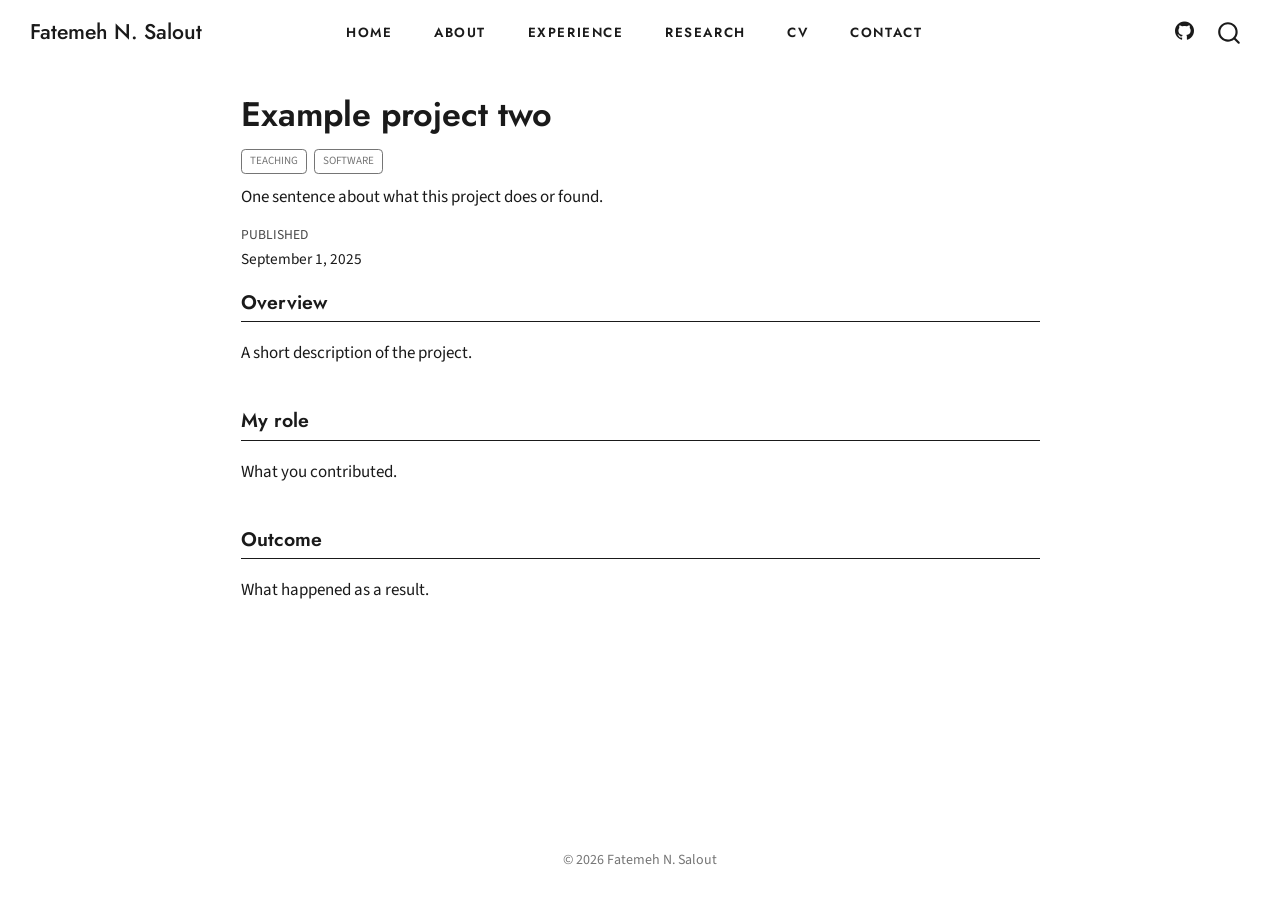
<file: docs/projects/example-project-2/index.html>
<!DOCTYPE html>
<html xmlns="http://www.w3.org/1999/xhtml" lang="en" xml:lang="en"><head>

<meta charset="utf-8">
<meta name="generator" content="quarto-1.10.18">

<meta name="viewport" content="width=device-width, initial-scale=1.0, user-scalable=yes">

<meta name="dcterms.date" content="2025-09-01">
<meta name="description" content="One sentence about what this project does or found.">

<title>Example project two – Fatemeh N. Salout</title>
<style>
/* Default styles provided by pandoc.
** See https://pandoc.org/MANUAL.html#variables-for-html for config info.
*/
span.smallcaps{font-variant: small-caps;}
div.columns{display: flex; gap: 1.5em;}
div.column{flex: auto;}
@media screen {
div.columns{gap: min(4vw, 1.5em);}
div.column{overflow-x: auto;}
}
div.hanging-indent{margin-left: 1.5em; text-indent: -1.5em;}
ul.task-list{list-style: none;}
ul.task-list li input[type="checkbox"] {
  width: 0.8em;
  margin: 0 0.8em 0.2em -1em; /* quarto-specific, see https://github.com/quarto-dev/quarto-cli/issues/4556 */ 
  vertical-align: middle;
}
</style>


<script src="../../site_libs/quarto-nav/quarto-nav.js"></script>
<script src="../../site_libs/quarto-nav/headroom.min.js"></script>
<script src="../../site_libs/clipboard/clipboard.min.js"></script>
<script src="../../site_libs/quarto-search/autocomplete.umd.js"></script>
<script src="../../site_libs/quarto-search/fuse.min.js"></script>
<script src="../../site_libs/quarto-search/quarto-search.js"></script>
<meta name="quarto:offset" content="../../">
<link href="../../images/favicon.png" rel="icon" type="image/png">
<script src="../../site_libs/quarto-html/quarto.js" type="module"></script>
<script src="../../site_libs/quarto-html/tabsets/tabsets.js" type="module"></script>
<script src="../../site_libs/quarto-html/popper.min.js"></script>
<script src="../../site_libs/quarto-html/tippy.umd.min.js"></script>
<script src="../../site_libs/quarto-html/anchor.min.js"></script>
<link href="../../site_libs/quarto-html/tippy.css" rel="stylesheet">
<link href="../../site_libs/quarto-html/quarto-syntax-highlighting-64a204ab8560d761af7679ceaba22944.css" rel="stylesheet" id="quarto-text-highlighting-styles">
<script src="../../site_libs/bootstrap/bootstrap.min.js"></script>
<link href="../../site_libs/bootstrap/bootstrap-icons.css" rel="stylesheet">
<link href="../../site_libs/bootstrap/bootstrap-2a7eea21782d92f2822aea771c4346a2.min.css" rel="stylesheet" append-hash="true" id="quarto-bootstrap" data-mode="light">
<script id="quarto-search-options" type="application/json">{
  "location": "navbar",
  "copy-button": false,
  "collapse-after": 3,
  "panel-placement": "end",
  "type": "overlay",
  "limit": 50,
  "keyboard-shortcut": [
    "f",
    "/",
    "s"
  ],
  "show-item-context": false,
  "language": {
    "search-no-results-text": "No results",
    "search-matching-documents-text": "matching documents",
    "search-copy-link-title": "Copy link to search",
    "search-hide-matches-text": "Hide additional matches",
    "search-more-match-text": "more match in this document",
    "search-more-matches-text": "more matches in this document",
    "search-clear-button-title": "Clear",
    "search-text-placeholder": "",
    "search-detached-cancel-button-title": "Cancel",
    "search-submit-button-title": "Submit",
    "search-label": "Search"
  }
}</script>


<link rel="stylesheet" href="../../styles.css">
</head>

<body class="nav-fixed fullcontent quarto-light">

<div id="quarto-search-results"></div>
  <header id="quarto-header" class="headroom fixed-top">
    <nav class="navbar navbar-expand-lg " data-bs-theme="dark">
      <div class="navbar-container container-fluid">
      <div class="navbar-brand-container mx-auto">
    <a class="navbar-brand" href="../../index.html">
    <span class="navbar-title">Fatemeh N. Salout</span>
    </a>
  </div>
            <div id="quarto-search" class="" title="Search"></div>
          <button class="navbar-toggler" type="button" data-bs-toggle="collapse" data-bs-target="#navbarCollapse" aria-controls="navbarCollapse" role="menu" aria-expanded="false" aria-label="Toggle navigation" onclick="if (window.quartoToggleHeadroom) { window.quartoToggleHeadroom(); }">
  <span class="navbar-toggler-icon"></span>
</button>
          <div class="collapse navbar-collapse" id="navbarCollapse">
            <ul class="navbar-nav navbar-nav-scroll me-auto">
  <li class="nav-item">
    <a class="nav-link" href="../../index.html"> 
<span class="menu-text">Home</span></a>
  </li>  
  <li class="nav-item">
    <a class="nav-link" href="../../about.html"> 
<span class="menu-text">About</span></a>
  </li>  
  <li class="nav-item">
    <a class="nav-link" href="../../experience.html"> 
<span class="menu-text">Experience</span></a>
  </li>  
  <li class="nav-item">
    <a class="nav-link" href="../../research.html"> 
<span class="menu-text">Research</span></a>
  </li>  
  <li class="nav-item">
    <a class="nav-link" href="../../resume.html"> 
<span class="menu-text">CV</span></a>
  </li>  
  <li class="nav-item">
    <a class="nav-link" href="../../contact.html"> 
<span class="menu-text">Contact</span></a>
  </li>  
</ul>
            <ul class="navbar-nav navbar-nav-scroll ms-auto">
  <li class="nav-item compact">
    <a class="nav-link" href="https://github.com/Fatemeh-Salout"> <i class="bi bi-github" role="img" aria-label="GitHub">
</i> 
<span class="menu-text"></span></a>
  </li>  
</ul>
          </div> <!-- /navcollapse -->
            <div class="quarto-navbar-tools">
</div>
      </div> <!-- /container-fluid -->
    </nav>
</header>
<!-- content -->
<div id="quarto-content" class="quarto-container page-columns page-rows-contents page-layout-article page-navbar">
<!-- sidebar -->
<!-- margin-sidebar -->
    
<!-- main -->
<main class="content" id="quarto-document-content">

<header id="title-block-header" class="quarto-title-block default">
<div class="quarto-title">
<h1 class="title">Example project two</h1>
  <div class="quarto-categories">
    <div class="quarto-category">teaching</div>
    <div class="quarto-category">software</div>
  </div>
  </div>

<div>
  <div class="description">
    One sentence about what this project does or found.
  </div>
</div>


<div class="quarto-title-meta">

    
    <div>
    <div class="quarto-title-meta-heading">Published</div>
    <div class="quarto-title-meta-contents">
      <p class="date">September 1, 2025</p>
    </div>
  </div>
  
    
  </div>
  


</header>


<!-- REPLACE: Edit or delete this example project. -->
<section id="overview" class="level2">
<h2 class="anchored" data-anchor-id="overview">Overview</h2>
<p>A short description of the project.</p>
</section>
<section id="my-role" class="level2">
<h2 class="anchored" data-anchor-id="my-role">My role</h2>
<p>What you contributed.</p>
</section>
<section id="outcome" class="level2">
<h2 class="anchored" data-anchor-id="outcome">Outcome</h2>
<p>What happened as a result.</p>


</section>

</main> <!-- /main -->
<script id="quarto-html-after-body" type="application/javascript">
  window.document.addEventListener("DOMContentLoaded", function (event) {
    const icon = "";
    const anchorJS = new window.AnchorJS();
    anchorJS.options = {
      placement: 'right',
      icon: icon
    };
    anchorJS.add('.anchored');
    const isCodeAnnotation = (el) => {
      for (const clz of el.classList) {
        if (clz.startsWith('code-annotation-')) {                     
          return true;
        }
      }
      return false;
    }
    const onCopySuccess = function(e) {
      // button target
      const button = e.trigger;
      // don't keep focus
      button.blur();
      // flash "checked"
      button.classList.add('code-copy-button-checked');
      var currentTitle = button.getAttribute("title");
      button.setAttribute("title", "Copied!");
      let tooltip;
      if (window.bootstrap) {
        button.setAttribute("data-bs-toggle", "tooltip");
        button.setAttribute("data-bs-placement", "left");
        button.setAttribute("data-bs-title", "Copied!");
        tooltip = new bootstrap.Tooltip(button, 
          { trigger: "manual", 
            customClass: "code-copy-button-tooltip",
            offset: [0, -8]});
        tooltip.show();    
      }
      setTimeout(function() {
        if (tooltip) {
          tooltip.hide();
          button.removeAttribute("data-bs-title");
          button.removeAttribute("data-bs-toggle");
          button.removeAttribute("data-bs-placement");
        }
        button.setAttribute("title", currentTitle);
        button.classList.remove('code-copy-button-checked');
      }, 1000);
      // clear code selection
      e.clearSelection();
    }
    const getTextToCopy = function(trigger) {
      const outerScaffold = trigger.parentElement.cloneNode(true);
      const codeEl = outerScaffold.querySelector('code');
      for (const childEl of codeEl.children) {
        if (isCodeAnnotation(childEl)) {
          childEl.remove();
        }
      }
      return codeEl.innerText;
    }
    const clipboard = new window.ClipboardJS('.code-copy-button:not([data-in-quarto-modal])', {
      text: getTextToCopy
    });
    clipboard.on('success', onCopySuccess);
    if (window.document.getElementById('quarto-embedded-source-code-modal')) {
      const clipboardModal = new window.ClipboardJS('.code-copy-button[data-in-quarto-modal]', {
        text: getTextToCopy,
        container: window.document.getElementById('quarto-embedded-source-code-modal')
      });
      clipboardModal.on('success', onCopySuccess);
    }
      var localhostRegex = new RegExp(/^(?:http|https):\/\/localhost\:?[0-9]*\//);
      var mailtoRegex = new RegExp(/^mailto:/);
        var filterRegex = new RegExp("https:\/\/fatemeh-salout\.com");
      var isInternal = (href) => {
          return filterRegex.test(href) || localhostRegex.test(href) || mailtoRegex.test(href);
      }
      // Inspect non-navigation links and adorn them if external
     var links = window.document.querySelectorAll('a[href]:not(.nav-link):not(.navbar-brand):not(.toc-action):not(.sidebar-link):not(.sidebar-item-toggle):not(.pagination-link):not(.no-external):not([aria-hidden]):not(.dropdown-item):not(.quarto-navigation-tool):not(.about-link)');
      for (var i=0; i<links.length; i++) {
        const link = links[i];
        if (!isInternal(link.href)) {
          // undo the damage that might have been done by quarto-nav.js in the case of
          // links that we want to consider external
          if (link.dataset.originalHref !== undefined) {
            link.href = link.dataset.originalHref;
          }
        }
      }
    function tippyHover(el, contentFn, onTriggerFn, onUntriggerFn) {
      const config = {
        allowHTML: true,
        maxWidth: 500,
        delay: 100,
        arrow: false,
        appendTo: function(el) {
            return el.parentElement;
        },
        interactive: true,
        interactiveBorder: 10,
        theme: 'quarto',
        placement: 'bottom-start',
      };
      if (contentFn) {
        config.content = contentFn;
      }
      if (onTriggerFn) {
        config.onTrigger = onTriggerFn;
      }
      if (onUntriggerFn) {
        config.onUntrigger = onUntriggerFn;
      }
      window.tippy(el, config); 
    }
    const noterefs = window.document.querySelectorAll('a[role="doc-noteref"]');
    for (var i=0; i<noterefs.length; i++) {
      const ref = noterefs[i];
      tippyHover(ref, function() {
        // use id or data attribute instead here
        let href = ref.getAttribute('data-footnote-href') || ref.getAttribute('href');
        try { href = new URL(href).hash; } catch {}
        const id = href.replace(/^#\/?/, "");
        const note = window.document.getElementById(id);
        if (note) {
          return note.innerHTML;
        } else {
          return "";
        }
      });
    }
    const xrefs = window.document.querySelectorAll('a.quarto-xref');
    const processXRef = (id, note) => {
      // Strip column container classes
      const stripColumnClz = (el) => {
        el.classList.remove("page-full", "page-columns");
        if (el.children) {
          for (const child of el.children) {
            stripColumnClz(child);
          }
        }
      }
      stripColumnClz(note)
      if (id === null || id.startsWith('sec-')) {
        // Special case sections, only their first couple elements
        const container = document.createElement("div");
        if (note.children && note.children.length > 2) {
          container.appendChild(note.children[0].cloneNode(true));
          for (let i = 1; i < note.children.length; i++) {
            const child = note.children[i];
            if (child.tagName === "P" && child.innerText === "") {
              continue;
            } else {
              container.appendChild(child.cloneNode(true));
              break;
            }
          }
          if (window.Quarto?.typesetMath) {
            window.Quarto.typesetMath(container);
          }
          return container.innerHTML
        } else {
          if (window.Quarto?.typesetMath) {
            window.Quarto.typesetMath(note);
          }
          return note.innerHTML;
        }
      } else {
        // Remove any anchor links if they are present
        const anchorLink = note.querySelector('a.anchorjs-link');
        if (anchorLink) {
          anchorLink.remove();
        }
        if (window.Quarto?.typesetMath) {
          window.Quarto.typesetMath(note);
        }
        if (note.classList.contains("callout")) {
          return note.outerHTML;
        } else {
          return note.innerHTML;
        }
      }
    }
    for (var i=0; i<xrefs.length; i++) {
      const xref = xrefs[i];
      tippyHover(xref, undefined, function(instance) {
        instance.disable();
        let url = xref.getAttribute('href');
        let hash = undefined; 
        if (url.startsWith('#')) {
          hash = url;
        } else {
          try { hash = new URL(url).hash; } catch {}
        }
        if (hash) {
          const id = hash.replace(/^#\/?/, "");
          const note = window.document.getElementById(id);
          if (note !== null) {
            try {
              const html = processXRef(id, note.cloneNode(true));
              instance.setContent(html);
            } finally {
              instance.enable();
              instance.show();
            }
          } else {
            // See if we can fetch this
            fetch(url.split('#')[0])
            .then(res => res.text())
            .then(html => {
              const parser = new DOMParser();
              const htmlDoc = parser.parseFromString(html, "text/html");
              const note = htmlDoc.getElementById(id);
              if (note !== null) {
                const html = processXRef(id, note);
                instance.setContent(html);
              } 
            }).finally(() => {
              instance.enable();
              instance.show();
            });
          }
        } else {
          // See if we can fetch a full url (with no hash to target)
          // This is a special case and we should probably do some content thinning / targeting
          fetch(url)
          .then(res => res.text())
          .then(html => {
            const parser = new DOMParser();
            const htmlDoc = parser.parseFromString(html, "text/html");
            const note = htmlDoc.querySelector('main.content');
            if (note !== null) {
              // This should only happen for chapter cross references
              // (since there is no id in the URL)
              // remove the first header
              if (note.children.length > 0 && note.children[0].tagName === "HEADER") {
                note.children[0].remove();
              }
              const html = processXRef(null, note);
              instance.setContent(html);
            } 
          }).finally(() => {
            instance.enable();
            instance.show();
          });
        }
      }, function(instance) {
      });
    }
        let selectedAnnoteEl;
        const selectorForAnnotation = ( cell, annotation) => {
          let cellAttr = 'data-code-cell="' + cell + '"';
          let lineAttr = 'data-code-annotation="' +  annotation + '"';
          const selector = 'span[' + cellAttr + '][' + lineAttr + ']';
          return selector;
        }
        const selectCodeLines = (annoteEl) => {
          const doc = window.document;
          const targetCell = annoteEl.getAttribute("data-target-cell");
          const targetAnnotation = annoteEl.getAttribute("data-target-annotation");
          const annoteSpan = window.document.querySelector(selectorForAnnotation(targetCell, targetAnnotation));
          const lines = annoteSpan.getAttribute("data-code-lines").split(",");
          const lineIds = lines.map((line) => {
            return targetCell + "-" + line;
          })
          let top = null;
          let height = null;
          let parent = null;
          if (lineIds.length > 0) {
              //compute the position of the single el (top and bottom and make a div)
              const el = window.document.getElementById(lineIds[0]);
              top = el.offsetTop;
              height = el.offsetHeight;
              parent = el.parentElement.parentElement;
            if (lineIds.length > 1) {
              const lastEl = window.document.getElementById(lineIds[lineIds.length - 1]);
              const bottom = lastEl.offsetTop + lastEl.offsetHeight;
              height = bottom - top;
            }
            if (top !== null && height !== null && parent !== null) {
              // cook up a div (if necessary) and position it 
              let div = window.document.getElementById("code-annotation-line-highlight");
              if (div === null) {
                div = window.document.createElement("div");
                div.setAttribute("id", "code-annotation-line-highlight");
                div.style.position = 'absolute';
                parent.appendChild(div);
              }
              div.style.top = top - 2 + "px";
              div.style.height = height + 4 + "px";
              div.style.left = 0;
              let gutterDiv = window.document.getElementById("code-annotation-line-highlight-gutter");
              if (gutterDiv === null) {
                gutterDiv = window.document.createElement("div");
                gutterDiv.setAttribute("id", "code-annotation-line-highlight-gutter");
                gutterDiv.style.position = 'absolute';
                const codeCell = window.document.getElementById(targetCell);
                const gutter = codeCell.querySelector('.code-annotation-gutter');
                gutter.appendChild(gutterDiv);
              }
              gutterDiv.style.top = top - 2 + "px";
              gutterDiv.style.height = height + 4 + "px";
            }
            selectedAnnoteEl = annoteEl;
          }
        };
        const unselectCodeLines = () => {
          const elementsIds = ["code-annotation-line-highlight", "code-annotation-line-highlight-gutter"];
          elementsIds.forEach((elId) => {
            const div = window.document.getElementById(elId);
            if (div) {
              div.remove();
            }
          });
          selectedAnnoteEl = undefined;
        };
          // Handle positioning of the toggle
      window.addEventListener(
        "resize",
        throttle(() => {
          elRect = undefined;
          if (selectedAnnoteEl) {
            selectCodeLines(selectedAnnoteEl);
          }
        }, 10)
      );
      function throttle(fn, ms) {
      let throttle = false;
      let timer;
        return (...args) => {
          if(!throttle) { // first call gets through
              fn.apply(this, args);
              throttle = true;
          } else { // all the others get throttled
              if(timer) clearTimeout(timer); // cancel #2
              timer = setTimeout(() => {
                fn.apply(this, args);
                timer = throttle = false;
              }, ms);
          }
        };
      }
        // Attach click handler to the DT
        const annoteDls = window.document.querySelectorAll('dt[data-target-cell]');
        for (const annoteDlNode of annoteDls) {
          annoteDlNode.addEventListener('click', (event) => {
            const clickedEl = event.target;
            if (clickedEl !== selectedAnnoteEl) {
              unselectCodeLines();
              const activeEl = window.document.querySelector('dt[data-target-cell].code-annotation-active');
              if (activeEl) {
                activeEl.classList.remove('code-annotation-active');
              }
              selectCodeLines(clickedEl);
              clickedEl.classList.add('code-annotation-active');
            } else {
              // Unselect the line
              unselectCodeLines();
              clickedEl.classList.remove('code-annotation-active');
            }
          });
        }
    const findCites = (el) => {
      const parentEl = el.parentElement;
      if (parentEl) {
        const cites = parentEl.dataset.cites;
        if (cites) {
          return {
            el,
            cites: cites.split(' ')
          };
        } else {
          return findCites(el.parentElement)
        }
      } else {
        return undefined;
      }
    };
    var bibliorefs = window.document.querySelectorAll('a[role="doc-biblioref"]');
    for (var i=0; i<bibliorefs.length; i++) {
      const ref = bibliorefs[i];
      const citeInfo = findCites(ref);
      if (citeInfo) {
        tippyHover(citeInfo.el, function() {
          var popup = window.document.createElement('div');
          citeInfo.cites.forEach(function(cite) {
            var citeDiv = window.document.createElement('div');
            citeDiv.classList.add('hanging-indent');
            citeDiv.classList.add('csl-entry');
            var biblioDiv = window.document.getElementById('ref-' + cite);
            if (biblioDiv) {
              citeDiv.innerHTML = biblioDiv.innerHTML;
            }
            popup.appendChild(citeDiv);
          });
          return popup.innerHTML;
        });
      }
    }
  });
  </script>
</div> <!-- /content -->
<footer class="footer">
  <div class="nav-footer">
    <div class="nav-footer-left">
      &nbsp;
    </div>   
    <div class="nav-footer-center">
<p>© 2026 Fatemeh N. Salout</p>
</div>
    <div class="nav-footer-right">
      &nbsp;
    </div>
  </div>
</footer>




</body></html>
</file>
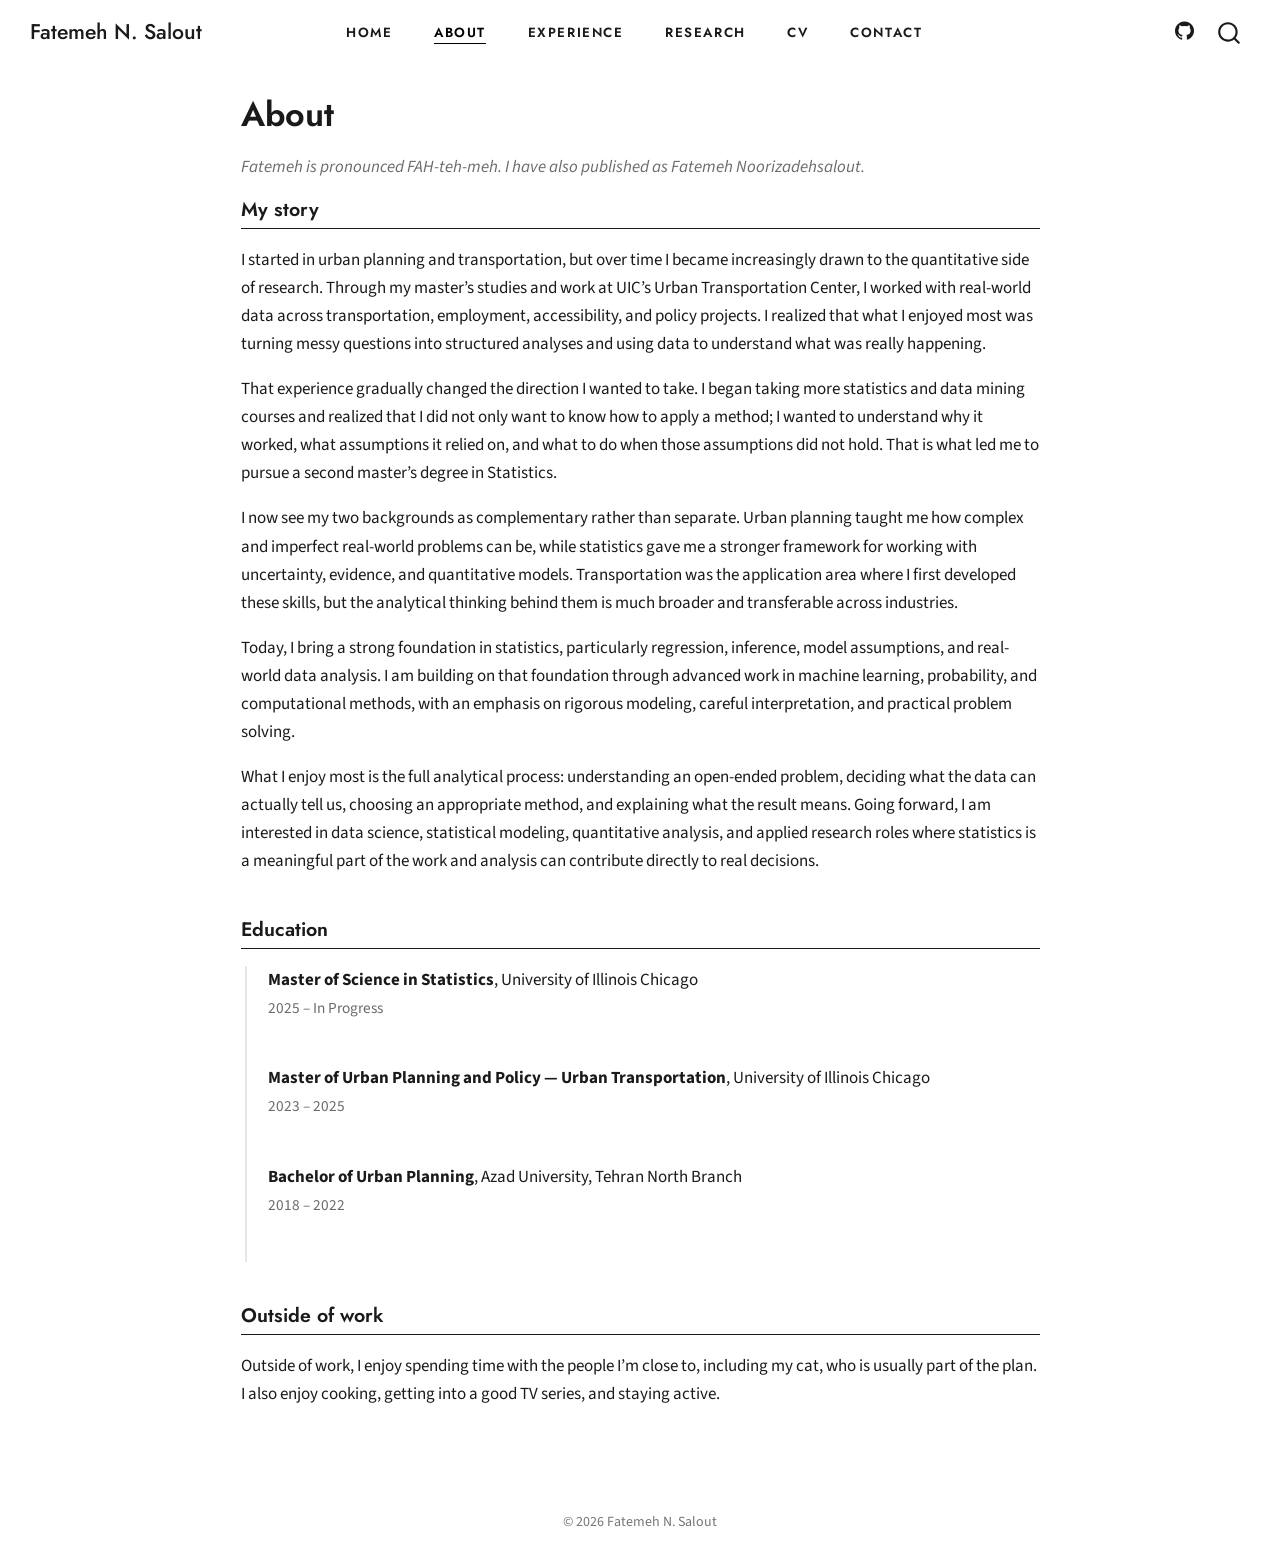
<file: docs/about.html>
<!DOCTYPE html>
<html xmlns="http://www.w3.org/1999/xhtml" lang="en" xml:lang="en"><head>

<meta charset="utf-8">
<meta name="generator" content="quarto-1.10.18">

<meta name="viewport" content="width=device-width, initial-scale=1.0, user-scalable=yes">


<title>About – Fatemeh N. Salout</title>
<style>
/* Default styles provided by pandoc.
** See https://pandoc.org/MANUAL.html#variables-for-html for config info.
*/
span.smallcaps{font-variant: small-caps;}
div.columns{display: flex; gap: 1.5em;}
div.column{flex: auto;}
@media screen {
div.columns{gap: min(4vw, 1.5em);}
div.column{overflow-x: auto;}
}
div.hanging-indent{margin-left: 1.5em; text-indent: -1.5em;}
ul.task-list{list-style: none;}
ul.task-list li input[type="checkbox"] {
  width: 0.8em;
  margin: 0 0.8em 0.2em -1em; /* quarto-specific, see https://github.com/quarto-dev/quarto-cli/issues/4556 */ 
  vertical-align: middle;
}
</style>


<script src="site_libs/quarto-nav/quarto-nav.js"></script>
<script src="site_libs/quarto-nav/headroom.min.js"></script>
<script src="site_libs/clipboard/clipboard.min.js"></script>
<script src="site_libs/quarto-search/autocomplete.umd.js"></script>
<script src="site_libs/quarto-search/fuse.min.js"></script>
<script src="site_libs/quarto-search/quarto-search.js"></script>
<meta name="quarto:offset" content="./">
<link href="./images/favicon.png" rel="icon" type="image/png">
<script src="site_libs/quarto-html/quarto.js" type="module"></script>
<script src="site_libs/quarto-html/tabsets/tabsets.js" type="module"></script>
<script src="site_libs/quarto-html/popper.min.js"></script>
<script src="site_libs/quarto-html/tippy.umd.min.js"></script>
<script src="site_libs/quarto-html/anchor.min.js"></script>
<link href="site_libs/quarto-html/tippy.css" rel="stylesheet">
<link href="site_libs/quarto-html/quarto-syntax-highlighting-64a204ab8560d761af7679ceaba22944.css" rel="stylesheet" id="quarto-text-highlighting-styles">
<script src="site_libs/bootstrap/bootstrap.min.js"></script>
<link href="site_libs/bootstrap/bootstrap-icons.css" rel="stylesheet">
<link href="site_libs/bootstrap/bootstrap-2a7eea21782d92f2822aea771c4346a2.min.css" rel="stylesheet" append-hash="true" id="quarto-bootstrap" data-mode="light">
<script id="quarto-search-options" type="application/json">{
  "location": "navbar",
  "copy-button": false,
  "collapse-after": 3,
  "panel-placement": "end",
  "type": "overlay",
  "limit": 50,
  "keyboard-shortcut": [
    "f",
    "/",
    "s"
  ],
  "show-item-context": false,
  "language": {
    "search-no-results-text": "No results",
    "search-matching-documents-text": "matching documents",
    "search-copy-link-title": "Copy link to search",
    "search-hide-matches-text": "Hide additional matches",
    "search-more-match-text": "more match in this document",
    "search-more-matches-text": "more matches in this document",
    "search-clear-button-title": "Clear",
    "search-text-placeholder": "",
    "search-detached-cancel-button-title": "Cancel",
    "search-submit-button-title": "Submit",
    "search-label": "Search"
  }
}</script>


<link rel="stylesheet" href="styles.css">
</head>

<body class="nav-fixed fullcontent quarto-light">

<div id="quarto-search-results"></div>
  <header id="quarto-header" class="headroom fixed-top">
    <nav class="navbar navbar-expand-lg " data-bs-theme="dark">
      <div class="navbar-container container-fluid">
      <div class="navbar-brand-container mx-auto">
    <a class="navbar-brand" href="./index.html">
    <span class="navbar-title">Fatemeh N. Salout</span>
    </a>
  </div>
            <div id="quarto-search" class="" title="Search"></div>
          <button class="navbar-toggler" type="button" data-bs-toggle="collapse" data-bs-target="#navbarCollapse" aria-controls="navbarCollapse" role="menu" aria-expanded="false" aria-label="Toggle navigation" onclick="if (window.quartoToggleHeadroom) { window.quartoToggleHeadroom(); }">
  <span class="navbar-toggler-icon"></span>
</button>
          <div class="collapse navbar-collapse" id="navbarCollapse">
            <ul class="navbar-nav navbar-nav-scroll me-auto">
  <li class="nav-item">
    <a class="nav-link" href="./index.html"> 
<span class="menu-text">Home</span></a>
  </li>  
  <li class="nav-item">
    <a class="nav-link active" href="./about.html" aria-current="page"> 
<span class="menu-text">About</span></a>
  </li>  
  <li class="nav-item">
    <a class="nav-link" href="./experience.html"> 
<span class="menu-text">Experience</span></a>
  </li>  
  <li class="nav-item">
    <a class="nav-link" href="./research.html"> 
<span class="menu-text">Research</span></a>
  </li>  
  <li class="nav-item">
    <a class="nav-link" href="./resume.html"> 
<span class="menu-text">CV</span></a>
  </li>  
  <li class="nav-item">
    <a class="nav-link" href="./contact.html"> 
<span class="menu-text">Contact</span></a>
  </li>  
</ul>
            <ul class="navbar-nav navbar-nav-scroll ms-auto">
  <li class="nav-item compact">
    <a class="nav-link" href="https://github.com/Fatemeh-Salout"> <i class="bi bi-github" role="img" aria-label="GitHub">
</i> 
<span class="menu-text"></span></a>
  </li>  
</ul>
          </div> <!-- /navcollapse -->
            <div class="quarto-navbar-tools">
</div>
      </div> <!-- /container-fluid -->
    </nav>
</header>
<!-- content -->
<div id="quarto-content" class="quarto-container page-columns page-rows-contents page-layout-article page-navbar">
<!-- sidebar -->
<!-- margin-sidebar -->
    
<!-- main -->
<main class="content" id="quarto-document-content">

<header id="title-block-header" class="quarto-title-block default">
<div class="quarto-title">
<h1 class="title">About</h1>
</div>



<div class="quarto-title-meta">

    
  
    
  </div>
  


</header>


<div class="pronounce">
<p>Fatemeh is pronounced <em>FAH-teh-meh</em>. I have also published as Fatemeh Noorizadehsalout.</p>
</div>
<section id="my-story" class="level2">
<h2 class="anchored" data-anchor-id="my-story">My story</h2>
<!-- REPLACE: Tell your story in your own words. A few short paragraphs is perfect. -->
<p>I started in urban planning and transportation, but over time I became increasingly drawn to the quantitative side of research. Through my master’s studies and work at UIC’s Urban Transportation Center, I worked with real-world data across transportation, employment, accessibility, and policy projects. I realized that what I enjoyed most was turning messy questions into structured analyses and using data to understand what was really happening.</p>
<p>That experience gradually changed the direction I wanted to take. I began taking more statistics and data mining courses and realized that I did not only want to know how to apply a method; I wanted to understand why it worked, what assumptions it relied on, and what to do when those assumptions did not hold. That is what led me to pursue a second master’s degree in Statistics.</p>
<p>I now see my two backgrounds as complementary rather than separate. Urban planning taught me how complex and imperfect real-world problems can be, while statistics gave me a stronger framework for working with uncertainty, evidence, and quantitative models. Transportation was the application area where I first developed these skills, but the analytical thinking behind them is much broader and transferable across industries.</p>
<p>Today, I bring a strong foundation in statistics, particularly regression, inference, model assumptions, and real-world data analysis. I am building on that foundation through advanced work in machine learning, probability, and computational methods, with an emphasis on rigorous modeling, careful interpretation, and practical problem solving.</p>
<p>What I enjoy most is the full analytical process: understanding an open-ended problem, deciding what the data can actually tell us, choosing an appropriate method, and explaining what the result means. Going forward, I am interested in data science, statistical modeling, quantitative analysis, and applied research roles where statistics is a meaningful part of the work and analysis can contribute directly to real decisions.</p>
</section>
<section id="education" class="level2">
<h2 class="anchored" data-anchor-id="education">Education</h2>
<div class="timeline-item">
<p><strong>Master of Science in Statistics</strong>, University of Illinois Chicago<br>
<span class="when">2025 – In Progress</span></p>
</div>
<div class="timeline-item">
<p><strong>Master of Urban Planning and Policy — Urban Transportation</strong>, University of Illinois Chicago<br>
<span class="when">2023 – 2025</span></p>
</div>
<div class="timeline-item">
<p><strong>Bachelor of Urban Planning</strong>, Azad University, Tehran North Branch<br>
<span class="when">2018 – 2022</span></p>
</div>
</section>
<section id="outside-of-work" class="level2">
<h2 class="anchored" data-anchor-id="outside-of-work">Outside of work</h2>
<!-- REPLACE: Hobbies, interests, languages you speak — whatever you'd like people to know. -->
<p>Outside of work, I enjoy spending time with the people I’m close to, including my cat, who is usually part of the plan. I also enjoy cooking, getting into a good TV series, and staying active.</p>


</section>

</main> <!-- /main -->
<script id="quarto-html-after-body" type="application/javascript">
  window.document.addEventListener("DOMContentLoaded", function (event) {
    const icon = "";
    const anchorJS = new window.AnchorJS();
    anchorJS.options = {
      placement: 'right',
      icon: icon
    };
    anchorJS.add('.anchored');
    const isCodeAnnotation = (el) => {
      for (const clz of el.classList) {
        if (clz.startsWith('code-annotation-')) {                     
          return true;
        }
      }
      return false;
    }
    const onCopySuccess = function(e) {
      // button target
      const button = e.trigger;
      // don't keep focus
      button.blur();
      // flash "checked"
      button.classList.add('code-copy-button-checked');
      var currentTitle = button.getAttribute("title");
      button.setAttribute("title", "Copied!");
      let tooltip;
      if (window.bootstrap) {
        button.setAttribute("data-bs-toggle", "tooltip");
        button.setAttribute("data-bs-placement", "left");
        button.setAttribute("data-bs-title", "Copied!");
        tooltip = new bootstrap.Tooltip(button, 
          { trigger: "manual", 
            customClass: "code-copy-button-tooltip",
            offset: [0, -8]});
        tooltip.show();    
      }
      setTimeout(function() {
        if (tooltip) {
          tooltip.hide();
          button.removeAttribute("data-bs-title");
          button.removeAttribute("data-bs-toggle");
          button.removeAttribute("data-bs-placement");
        }
        button.setAttribute("title", currentTitle);
        button.classList.remove('code-copy-button-checked');
      }, 1000);
      // clear code selection
      e.clearSelection();
    }
    const getTextToCopy = function(trigger) {
      const outerScaffold = trigger.parentElement.cloneNode(true);
      const codeEl = outerScaffold.querySelector('code');
      for (const childEl of codeEl.children) {
        if (isCodeAnnotation(childEl)) {
          childEl.remove();
        }
      }
      return codeEl.innerText;
    }
    const clipboard = new window.ClipboardJS('.code-copy-button:not([data-in-quarto-modal])', {
      text: getTextToCopy
    });
    clipboard.on('success', onCopySuccess);
    if (window.document.getElementById('quarto-embedded-source-code-modal')) {
      const clipboardModal = new window.ClipboardJS('.code-copy-button[data-in-quarto-modal]', {
        text: getTextToCopy,
        container: window.document.getElementById('quarto-embedded-source-code-modal')
      });
      clipboardModal.on('success', onCopySuccess);
    }
      var localhostRegex = new RegExp(/^(?:http|https):\/\/localhost\:?[0-9]*\//);
      var mailtoRegex = new RegExp(/^mailto:/);
        var filterRegex = new RegExp("https:\/\/fatemeh-salout\.com");
      var isInternal = (href) => {
          return filterRegex.test(href) || localhostRegex.test(href) || mailtoRegex.test(href);
      }
      // Inspect non-navigation links and adorn them if external
     var links = window.document.querySelectorAll('a[href]:not(.nav-link):not(.navbar-brand):not(.toc-action):not(.sidebar-link):not(.sidebar-item-toggle):not(.pagination-link):not(.no-external):not([aria-hidden]):not(.dropdown-item):not(.quarto-navigation-tool):not(.about-link)');
      for (var i=0; i<links.length; i++) {
        const link = links[i];
        if (!isInternal(link.href)) {
          // undo the damage that might have been done by quarto-nav.js in the case of
          // links that we want to consider external
          if (link.dataset.originalHref !== undefined) {
            link.href = link.dataset.originalHref;
          }
        }
      }
    function tippyHover(el, contentFn, onTriggerFn, onUntriggerFn) {
      const config = {
        allowHTML: true,
        maxWidth: 500,
        delay: 100,
        arrow: false,
        appendTo: function(el) {
            return el.parentElement;
        },
        interactive: true,
        interactiveBorder: 10,
        theme: 'quarto',
        placement: 'bottom-start',
      };
      if (contentFn) {
        config.content = contentFn;
      }
      if (onTriggerFn) {
        config.onTrigger = onTriggerFn;
      }
      if (onUntriggerFn) {
        config.onUntrigger = onUntriggerFn;
      }
      window.tippy(el, config); 
    }
    const noterefs = window.document.querySelectorAll('a[role="doc-noteref"]');
    for (var i=0; i<noterefs.length; i++) {
      const ref = noterefs[i];
      tippyHover(ref, function() {
        // use id or data attribute instead here
        let href = ref.getAttribute('data-footnote-href') || ref.getAttribute('href');
        try { href = new URL(href).hash; } catch {}
        const id = href.replace(/^#\/?/, "");
        const note = window.document.getElementById(id);
        if (note) {
          return note.innerHTML;
        } else {
          return "";
        }
      });
    }
    const xrefs = window.document.querySelectorAll('a.quarto-xref');
    const processXRef = (id, note) => {
      // Strip column container classes
      const stripColumnClz = (el) => {
        el.classList.remove("page-full", "page-columns");
        if (el.children) {
          for (const child of el.children) {
            stripColumnClz(child);
          }
        }
      }
      stripColumnClz(note)
      if (id === null || id.startsWith('sec-')) {
        // Special case sections, only their first couple elements
        const container = document.createElement("div");
        if (note.children && note.children.length > 2) {
          container.appendChild(note.children[0].cloneNode(true));
          for (let i = 1; i < note.children.length; i++) {
            const child = note.children[i];
            if (child.tagName === "P" && child.innerText === "") {
              continue;
            } else {
              container.appendChild(child.cloneNode(true));
              break;
            }
          }
          if (window.Quarto?.typesetMath) {
            window.Quarto.typesetMath(container);
          }
          return container.innerHTML
        } else {
          if (window.Quarto?.typesetMath) {
            window.Quarto.typesetMath(note);
          }
          return note.innerHTML;
        }
      } else {
        // Remove any anchor links if they are present
        const anchorLink = note.querySelector('a.anchorjs-link');
        if (anchorLink) {
          anchorLink.remove();
        }
        if (window.Quarto?.typesetMath) {
          window.Quarto.typesetMath(note);
        }
        if (note.classList.contains("callout")) {
          return note.outerHTML;
        } else {
          return note.innerHTML;
        }
      }
    }
    for (var i=0; i<xrefs.length; i++) {
      const xref = xrefs[i];
      tippyHover(xref, undefined, function(instance) {
        instance.disable();
        let url = xref.getAttribute('href');
        let hash = undefined; 
        if (url.startsWith('#')) {
          hash = url;
        } else {
          try { hash = new URL(url).hash; } catch {}
        }
        if (hash) {
          const id = hash.replace(/^#\/?/, "");
          const note = window.document.getElementById(id);
          if (note !== null) {
            try {
              const html = processXRef(id, note.cloneNode(true));
              instance.setContent(html);
            } finally {
              instance.enable();
              instance.show();
            }
          } else {
            // See if we can fetch this
            fetch(url.split('#')[0])
            .then(res => res.text())
            .then(html => {
              const parser = new DOMParser();
              const htmlDoc = parser.parseFromString(html, "text/html");
              const note = htmlDoc.getElementById(id);
              if (note !== null) {
                const html = processXRef(id, note);
                instance.setContent(html);
              } 
            }).finally(() => {
              instance.enable();
              instance.show();
            });
          }
        } else {
          // See if we can fetch a full url (with no hash to target)
          // This is a special case and we should probably do some content thinning / targeting
          fetch(url)
          .then(res => res.text())
          .then(html => {
            const parser = new DOMParser();
            const htmlDoc = parser.parseFromString(html, "text/html");
            const note = htmlDoc.querySelector('main.content');
            if (note !== null) {
              // This should only happen for chapter cross references
              // (since there is no id in the URL)
              // remove the first header
              if (note.children.length > 0 && note.children[0].tagName === "HEADER") {
                note.children[0].remove();
              }
              const html = processXRef(null, note);
              instance.setContent(html);
            } 
          }).finally(() => {
            instance.enable();
            instance.show();
          });
        }
      }, function(instance) {
      });
    }
        let selectedAnnoteEl;
        const selectorForAnnotation = ( cell, annotation) => {
          let cellAttr = 'data-code-cell="' + cell + '"';
          let lineAttr = 'data-code-annotation="' +  annotation + '"';
          const selector = 'span[' + cellAttr + '][' + lineAttr + ']';
          return selector;
        }
        const selectCodeLines = (annoteEl) => {
          const doc = window.document;
          const targetCell = annoteEl.getAttribute("data-target-cell");
          const targetAnnotation = annoteEl.getAttribute("data-target-annotation");
          const annoteSpan = window.document.querySelector(selectorForAnnotation(targetCell, targetAnnotation));
          const lines = annoteSpan.getAttribute("data-code-lines").split(",");
          const lineIds = lines.map((line) => {
            return targetCell + "-" + line;
          })
          let top = null;
          let height = null;
          let parent = null;
          if (lineIds.length > 0) {
              //compute the position of the single el (top and bottom and make a div)
              const el = window.document.getElementById(lineIds[0]);
              top = el.offsetTop;
              height = el.offsetHeight;
              parent = el.parentElement.parentElement;
            if (lineIds.length > 1) {
              const lastEl = window.document.getElementById(lineIds[lineIds.length - 1]);
              const bottom = lastEl.offsetTop + lastEl.offsetHeight;
              height = bottom - top;
            }
            if (top !== null && height !== null && parent !== null) {
              // cook up a div (if necessary) and position it 
              let div = window.document.getElementById("code-annotation-line-highlight");
              if (div === null) {
                div = window.document.createElement("div");
                div.setAttribute("id", "code-annotation-line-highlight");
                div.style.position = 'absolute';
                parent.appendChild(div);
              }
              div.style.top = top - 2 + "px";
              div.style.height = height + 4 + "px";
              div.style.left = 0;
              let gutterDiv = window.document.getElementById("code-annotation-line-highlight-gutter");
              if (gutterDiv === null) {
                gutterDiv = window.document.createElement("div");
                gutterDiv.setAttribute("id", "code-annotation-line-highlight-gutter");
                gutterDiv.style.position = 'absolute';
                const codeCell = window.document.getElementById(targetCell);
                const gutter = codeCell.querySelector('.code-annotation-gutter');
                gutter.appendChild(gutterDiv);
              }
              gutterDiv.style.top = top - 2 + "px";
              gutterDiv.style.height = height + 4 + "px";
            }
            selectedAnnoteEl = annoteEl;
          }
        };
        const unselectCodeLines = () => {
          const elementsIds = ["code-annotation-line-highlight", "code-annotation-line-highlight-gutter"];
          elementsIds.forEach((elId) => {
            const div = window.document.getElementById(elId);
            if (div) {
              div.remove();
            }
          });
          selectedAnnoteEl = undefined;
        };
          // Handle positioning of the toggle
      window.addEventListener(
        "resize",
        throttle(() => {
          elRect = undefined;
          if (selectedAnnoteEl) {
            selectCodeLines(selectedAnnoteEl);
          }
        }, 10)
      );
      function throttle(fn, ms) {
      let throttle = false;
      let timer;
        return (...args) => {
          if(!throttle) { // first call gets through
              fn.apply(this, args);
              throttle = true;
          } else { // all the others get throttled
              if(timer) clearTimeout(timer); // cancel #2
              timer = setTimeout(() => {
                fn.apply(this, args);
                timer = throttle = false;
              }, ms);
          }
        };
      }
        // Attach click handler to the DT
        const annoteDls = window.document.querySelectorAll('dt[data-target-cell]');
        for (const annoteDlNode of annoteDls) {
          annoteDlNode.addEventListener('click', (event) => {
            const clickedEl = event.target;
            if (clickedEl !== selectedAnnoteEl) {
              unselectCodeLines();
              const activeEl = window.document.querySelector('dt[data-target-cell].code-annotation-active');
              if (activeEl) {
                activeEl.classList.remove('code-annotation-active');
              }
              selectCodeLines(clickedEl);
              clickedEl.classList.add('code-annotation-active');
            } else {
              // Unselect the line
              unselectCodeLines();
              clickedEl.classList.remove('code-annotation-active');
            }
          });
        }
    const findCites = (el) => {
      const parentEl = el.parentElement;
      if (parentEl) {
        const cites = parentEl.dataset.cites;
        if (cites) {
          return {
            el,
            cites: cites.split(' ')
          };
        } else {
          return findCites(el.parentElement)
        }
      } else {
        return undefined;
      }
    };
    var bibliorefs = window.document.querySelectorAll('a[role="doc-biblioref"]');
    for (var i=0; i<bibliorefs.length; i++) {
      const ref = bibliorefs[i];
      const citeInfo = findCites(ref);
      if (citeInfo) {
        tippyHover(citeInfo.el, function() {
          var popup = window.document.createElement('div');
          citeInfo.cites.forEach(function(cite) {
            var citeDiv = window.document.createElement('div');
            citeDiv.classList.add('hanging-indent');
            citeDiv.classList.add('csl-entry');
            var biblioDiv = window.document.getElementById('ref-' + cite);
            if (biblioDiv) {
              citeDiv.innerHTML = biblioDiv.innerHTML;
            }
            popup.appendChild(citeDiv);
          });
          return popup.innerHTML;
        });
      }
    }
  });
  </script>
</div> <!-- /content -->
<footer class="footer">
  <div class="nav-footer">
    <div class="nav-footer-left">
      &nbsp;
    </div>   
    <div class="nav-footer-center">
<p>© 2026 Fatemeh N. Salout</p>
</div>
    <div class="nav-footer-right">
      &nbsp;
    </div>
  </div>
</footer>




</body></html>
</file>
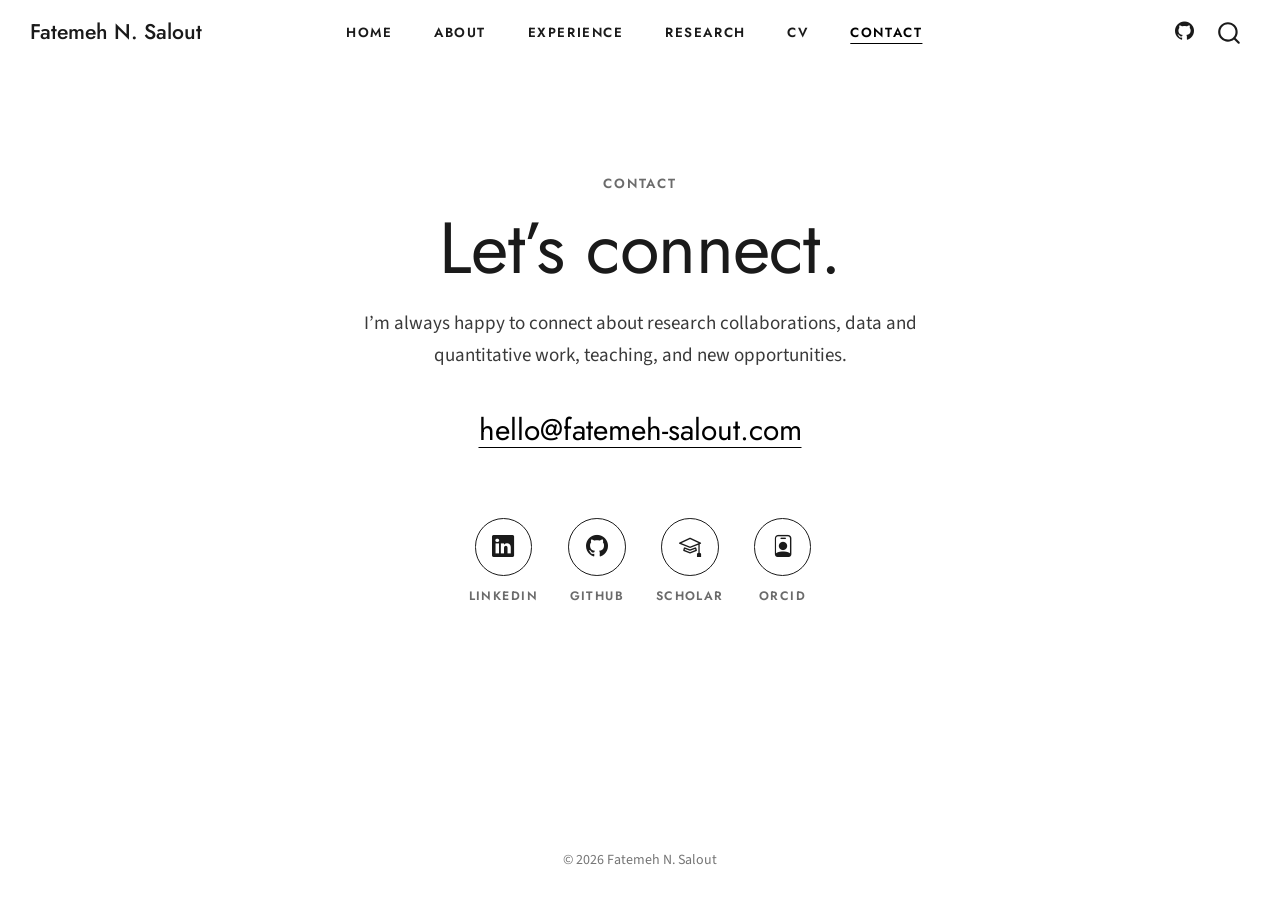
<file: docs/contact.html>
<!DOCTYPE html>
<html xmlns="http://www.w3.org/1999/xhtml" lang="en" xml:lang="en"><head>

<meta charset="utf-8">
<meta name="generator" content="quarto-1.10.18">

<meta name="viewport" content="width=device-width, initial-scale=1.0, user-scalable=yes">


<title>Contact – Fatemeh N. Salout</title>
<style>
/* Default styles provided by pandoc.
** See https://pandoc.org/MANUAL.html#variables-for-html for config info.
*/
span.smallcaps{font-variant: small-caps;}
div.columns{display: flex; gap: 1.5em;}
div.column{flex: auto;}
@media screen {
div.columns{gap: min(4vw, 1.5em);}
div.column{overflow-x: auto;}
}
div.hanging-indent{margin-left: 1.5em; text-indent: -1.5em;}
ul.task-list{list-style: none;}
ul.task-list li input[type="checkbox"] {
  width: 0.8em;
  margin: 0 0.8em 0.2em -1em; /* quarto-specific, see https://github.com/quarto-dev/quarto-cli/issues/4556 */ 
  vertical-align: middle;
}
</style>


<script src="site_libs/quarto-nav/quarto-nav.js"></script>
<script src="site_libs/quarto-nav/headroom.min.js"></script>
<script src="site_libs/clipboard/clipboard.min.js"></script>
<script src="site_libs/quarto-search/autocomplete.umd.js"></script>
<script src="site_libs/quarto-search/fuse.min.js"></script>
<script src="site_libs/quarto-search/quarto-search.js"></script>
<meta name="quarto:offset" content="./">
<link href="./images/favicon.png" rel="icon" type="image/png">
<script src="site_libs/quarto-html/quarto.js" type="module"></script>
<script src="site_libs/quarto-html/tabsets/tabsets.js" type="module"></script>
<script src="site_libs/quarto-html/popper.min.js"></script>
<script src="site_libs/quarto-html/tippy.umd.min.js"></script>
<script src="site_libs/quarto-html/anchor.min.js"></script>
<link href="site_libs/quarto-html/tippy.css" rel="stylesheet">
<link href="site_libs/quarto-html/quarto-syntax-highlighting-64a204ab8560d761af7679ceaba22944.css" rel="stylesheet" id="quarto-text-highlighting-styles">
<script src="site_libs/bootstrap/bootstrap.min.js"></script>
<link href="site_libs/bootstrap/bootstrap-icons.css" rel="stylesheet">
<link href="site_libs/bootstrap/bootstrap-2a7eea21782d92f2822aea771c4346a2.min.css" rel="stylesheet" append-hash="true" id="quarto-bootstrap" data-mode="light">
<script id="quarto-search-options" type="application/json">{
  "location": "navbar",
  "copy-button": false,
  "collapse-after": 3,
  "panel-placement": "end",
  "type": "overlay",
  "limit": 50,
  "keyboard-shortcut": [
    "f",
    "/",
    "s"
  ],
  "show-item-context": false,
  "language": {
    "search-no-results-text": "No results",
    "search-matching-documents-text": "matching documents",
    "search-copy-link-title": "Copy link to search",
    "search-hide-matches-text": "Hide additional matches",
    "search-more-match-text": "more match in this document",
    "search-more-matches-text": "more matches in this document",
    "search-clear-button-title": "Clear",
    "search-text-placeholder": "",
    "search-detached-cancel-button-title": "Cancel",
    "search-submit-button-title": "Submit",
    "search-label": "Search"
  }
}</script>


<link rel="stylesheet" href="styles.css">
</head>

<body class="nav-fixed contact-page fullcontent quarto-light">

<div id="quarto-search-results"></div>
  <header id="quarto-header" class="headroom fixed-top">
    <nav class="navbar navbar-expand-lg " data-bs-theme="dark">
      <div class="navbar-container container-fluid">
      <div class="navbar-brand-container mx-auto">
    <a class="navbar-brand" href="./index.html">
    <span class="navbar-title">Fatemeh N. Salout</span>
    </a>
  </div>
            <div id="quarto-search" class="" title="Search"></div>
          <button class="navbar-toggler" type="button" data-bs-toggle="collapse" data-bs-target="#navbarCollapse" aria-controls="navbarCollapse" role="menu" aria-expanded="false" aria-label="Toggle navigation" onclick="if (window.quartoToggleHeadroom) { window.quartoToggleHeadroom(); }">
  <span class="navbar-toggler-icon"></span>
</button>
          <div class="collapse navbar-collapse" id="navbarCollapse">
            <ul class="navbar-nav navbar-nav-scroll me-auto">
  <li class="nav-item">
    <a class="nav-link" href="./index.html"> 
<span class="menu-text">Home</span></a>
  </li>  
  <li class="nav-item">
    <a class="nav-link" href="./about.html"> 
<span class="menu-text">About</span></a>
  </li>  
  <li class="nav-item">
    <a class="nav-link" href="./experience.html"> 
<span class="menu-text">Experience</span></a>
  </li>  
  <li class="nav-item">
    <a class="nav-link" href="./research.html"> 
<span class="menu-text">Research</span></a>
  </li>  
  <li class="nav-item">
    <a class="nav-link" href="./resume.html"> 
<span class="menu-text">CV</span></a>
  </li>  
  <li class="nav-item">
    <a class="nav-link active" href="./contact.html" aria-current="page"> 
<span class="menu-text">Contact</span></a>
  </li>  
</ul>
            <ul class="navbar-nav navbar-nav-scroll ms-auto">
  <li class="nav-item compact">
    <a class="nav-link" href="https://github.com/Fatemeh-Salout"> <i class="bi bi-github" role="img" aria-label="GitHub">
</i> 
<span class="menu-text"></span></a>
  </li>  
</ul>
          </div> <!-- /navcollapse -->
            <div class="quarto-navbar-tools">
</div>
      </div> <!-- /container-fluid -->
    </nav>
</header>
<!-- content -->
<div id="quarto-content" class="quarto-container page-columns page-rows-contents page-layout-article page-navbar">
<!-- sidebar -->
<!-- margin-sidebar -->
    
<!-- main -->
<main class="content" id="quarto-document-content">

<header id="title-block-header" class="quarto-title-block default">
<div class="quarto-title">
<h1 class="title">Contact</h1>
</div>



<div class="quarto-title-meta">

    
  
    
  </div>
  


</header>


<div class="contact">
<p><span class="contact-kicker">Contact</span></p>
<h1 class="contact-headline">
Let’s connect.
</h1>
<div class="contact-intro">
<p>I’m always happy to connect about research collaborations, data and quantitative work, teaching, and new opportunities.</p>
</div>
<p><a href="mailto:hello@fatemeh-salout.com" class="contact-email">hello@fatemeh-salout.com</a></p>
<div class="contact-icons">
<p><a href="https://www.linkedin.com/in/fatemeh-n-salout-9780461a7/" class="contact-icon"><span class="icon"><i class="bi bi-linkedin"></i></span><span class="label">LinkedIn</span></a> <a href="https://github.com/Fatemeh-Salout" class="contact-icon"><span class="icon"><i class="bi bi-github"></i></span><span class="label">GitHub</span></a> <a href="https://scholar.google.com/citations?user=Di-PDl0AAAAJ&amp;hl=en" class="contact-icon"><span class="icon"><i class="bi bi-mortarboard"></i></span><span class="label">Scholar</span></a> <a href="https://orcid.org/0009-0009-8819-2759" class="contact-icon"><span class="icon"><i class="bi bi-person-badge"></i></span><span class="label">ORCID</span></a></p>
</div>
</div>



</main> <!-- /main -->
<script id="quarto-html-after-body" type="application/javascript">
  window.document.addEventListener("DOMContentLoaded", function (event) {
    const icon = "";
    const anchorJS = new window.AnchorJS();
    anchorJS.options = {
      placement: 'right',
      icon: icon
    };
    anchorJS.add('.anchored');
    const isCodeAnnotation = (el) => {
      for (const clz of el.classList) {
        if (clz.startsWith('code-annotation-')) {                     
          return true;
        }
      }
      return false;
    }
    const onCopySuccess = function(e) {
      // button target
      const button = e.trigger;
      // don't keep focus
      button.blur();
      // flash "checked"
      button.classList.add('code-copy-button-checked');
      var currentTitle = button.getAttribute("title");
      button.setAttribute("title", "Copied!");
      let tooltip;
      if (window.bootstrap) {
        button.setAttribute("data-bs-toggle", "tooltip");
        button.setAttribute("data-bs-placement", "left");
        button.setAttribute("data-bs-title", "Copied!");
        tooltip = new bootstrap.Tooltip(button, 
          { trigger: "manual", 
            customClass: "code-copy-button-tooltip",
            offset: [0, -8]});
        tooltip.show();    
      }
      setTimeout(function() {
        if (tooltip) {
          tooltip.hide();
          button.removeAttribute("data-bs-title");
          button.removeAttribute("data-bs-toggle");
          button.removeAttribute("data-bs-placement");
        }
        button.setAttribute("title", currentTitle);
        button.classList.remove('code-copy-button-checked');
      }, 1000);
      // clear code selection
      e.clearSelection();
    }
    const getTextToCopy = function(trigger) {
      const outerScaffold = trigger.parentElement.cloneNode(true);
      const codeEl = outerScaffold.querySelector('code');
      for (const childEl of codeEl.children) {
        if (isCodeAnnotation(childEl)) {
          childEl.remove();
        }
      }
      return codeEl.innerText;
    }
    const clipboard = new window.ClipboardJS('.code-copy-button:not([data-in-quarto-modal])', {
      text: getTextToCopy
    });
    clipboard.on('success', onCopySuccess);
    if (window.document.getElementById('quarto-embedded-source-code-modal')) {
      const clipboardModal = new window.ClipboardJS('.code-copy-button[data-in-quarto-modal]', {
        text: getTextToCopy,
        container: window.document.getElementById('quarto-embedded-source-code-modal')
      });
      clipboardModal.on('success', onCopySuccess);
    }
      var localhostRegex = new RegExp(/^(?:http|https):\/\/localhost\:?[0-9]*\//);
      var mailtoRegex = new RegExp(/^mailto:/);
        var filterRegex = new RegExp("https:\/\/fatemeh-salout\.com");
      var isInternal = (href) => {
          return filterRegex.test(href) || localhostRegex.test(href) || mailtoRegex.test(href);
      }
      // Inspect non-navigation links and adorn them if external
     var links = window.document.querySelectorAll('a[href]:not(.nav-link):not(.navbar-brand):not(.toc-action):not(.sidebar-link):not(.sidebar-item-toggle):not(.pagination-link):not(.no-external):not([aria-hidden]):not(.dropdown-item):not(.quarto-navigation-tool):not(.about-link)');
      for (var i=0; i<links.length; i++) {
        const link = links[i];
        if (!isInternal(link.href)) {
          // undo the damage that might have been done by quarto-nav.js in the case of
          // links that we want to consider external
          if (link.dataset.originalHref !== undefined) {
            link.href = link.dataset.originalHref;
          }
        }
      }
    function tippyHover(el, contentFn, onTriggerFn, onUntriggerFn) {
      const config = {
        allowHTML: true,
        maxWidth: 500,
        delay: 100,
        arrow: false,
        appendTo: function(el) {
            return el.parentElement;
        },
        interactive: true,
        interactiveBorder: 10,
        theme: 'quarto',
        placement: 'bottom-start',
      };
      if (contentFn) {
        config.content = contentFn;
      }
      if (onTriggerFn) {
        config.onTrigger = onTriggerFn;
      }
      if (onUntriggerFn) {
        config.onUntrigger = onUntriggerFn;
      }
      window.tippy(el, config); 
    }
    const noterefs = window.document.querySelectorAll('a[role="doc-noteref"]');
    for (var i=0; i<noterefs.length; i++) {
      const ref = noterefs[i];
      tippyHover(ref, function() {
        // use id or data attribute instead here
        let href = ref.getAttribute('data-footnote-href') || ref.getAttribute('href');
        try { href = new URL(href).hash; } catch {}
        const id = href.replace(/^#\/?/, "");
        const note = window.document.getElementById(id);
        if (note) {
          return note.innerHTML;
        } else {
          return "";
        }
      });
    }
    const xrefs = window.document.querySelectorAll('a.quarto-xref');
    const processXRef = (id, note) => {
      // Strip column container classes
      const stripColumnClz = (el) => {
        el.classList.remove("page-full", "page-columns");
        if (el.children) {
          for (const child of el.children) {
            stripColumnClz(child);
          }
        }
      }
      stripColumnClz(note)
      if (id === null || id.startsWith('sec-')) {
        // Special case sections, only their first couple elements
        const container = document.createElement("div");
        if (note.children && note.children.length > 2) {
          container.appendChild(note.children[0].cloneNode(true));
          for (let i = 1; i < note.children.length; i++) {
            const child = note.children[i];
            if (child.tagName === "P" && child.innerText === "") {
              continue;
            } else {
              container.appendChild(child.cloneNode(true));
              break;
            }
          }
          if (window.Quarto?.typesetMath) {
            window.Quarto.typesetMath(container);
          }
          return container.innerHTML
        } else {
          if (window.Quarto?.typesetMath) {
            window.Quarto.typesetMath(note);
          }
          return note.innerHTML;
        }
      } else {
        // Remove any anchor links if they are present
        const anchorLink = note.querySelector('a.anchorjs-link');
        if (anchorLink) {
          anchorLink.remove();
        }
        if (window.Quarto?.typesetMath) {
          window.Quarto.typesetMath(note);
        }
        if (note.classList.contains("callout")) {
          return note.outerHTML;
        } else {
          return note.innerHTML;
        }
      }
    }
    for (var i=0; i<xrefs.length; i++) {
      const xref = xrefs[i];
      tippyHover(xref, undefined, function(instance) {
        instance.disable();
        let url = xref.getAttribute('href');
        let hash = undefined; 
        if (url.startsWith('#')) {
          hash = url;
        } else {
          try { hash = new URL(url).hash; } catch {}
        }
        if (hash) {
          const id = hash.replace(/^#\/?/, "");
          const note = window.document.getElementById(id);
          if (note !== null) {
            try {
              const html = processXRef(id, note.cloneNode(true));
              instance.setContent(html);
            } finally {
              instance.enable();
              instance.show();
            }
          } else {
            // See if we can fetch this
            fetch(url.split('#')[0])
            .then(res => res.text())
            .then(html => {
              const parser = new DOMParser();
              const htmlDoc = parser.parseFromString(html, "text/html");
              const note = htmlDoc.getElementById(id);
              if (note !== null) {
                const html = processXRef(id, note);
                instance.setContent(html);
              } 
            }).finally(() => {
              instance.enable();
              instance.show();
            });
          }
        } else {
          // See if we can fetch a full url (with no hash to target)
          // This is a special case and we should probably do some content thinning / targeting
          fetch(url)
          .then(res => res.text())
          .then(html => {
            const parser = new DOMParser();
            const htmlDoc = parser.parseFromString(html, "text/html");
            const note = htmlDoc.querySelector('main.content');
            if (note !== null) {
              // This should only happen for chapter cross references
              // (since there is no id in the URL)
              // remove the first header
              if (note.children.length > 0 && note.children[0].tagName === "HEADER") {
                note.children[0].remove();
              }
              const html = processXRef(null, note);
              instance.setContent(html);
            } 
          }).finally(() => {
            instance.enable();
            instance.show();
          });
        }
      }, function(instance) {
      });
    }
        let selectedAnnoteEl;
        const selectorForAnnotation = ( cell, annotation) => {
          let cellAttr = 'data-code-cell="' + cell + '"';
          let lineAttr = 'data-code-annotation="' +  annotation + '"';
          const selector = 'span[' + cellAttr + '][' + lineAttr + ']';
          return selector;
        }
        const selectCodeLines = (annoteEl) => {
          const doc = window.document;
          const targetCell = annoteEl.getAttribute("data-target-cell");
          const targetAnnotation = annoteEl.getAttribute("data-target-annotation");
          const annoteSpan = window.document.querySelector(selectorForAnnotation(targetCell, targetAnnotation));
          const lines = annoteSpan.getAttribute("data-code-lines").split(",");
          const lineIds = lines.map((line) => {
            return targetCell + "-" + line;
          })
          let top = null;
          let height = null;
          let parent = null;
          if (lineIds.length > 0) {
              //compute the position of the single el (top and bottom and make a div)
              const el = window.document.getElementById(lineIds[0]);
              top = el.offsetTop;
              height = el.offsetHeight;
              parent = el.parentElement.parentElement;
            if (lineIds.length > 1) {
              const lastEl = window.document.getElementById(lineIds[lineIds.length - 1]);
              const bottom = lastEl.offsetTop + lastEl.offsetHeight;
              height = bottom - top;
            }
            if (top !== null && height !== null && parent !== null) {
              // cook up a div (if necessary) and position it 
              let div = window.document.getElementById("code-annotation-line-highlight");
              if (div === null) {
                div = window.document.createElement("div");
                div.setAttribute("id", "code-annotation-line-highlight");
                div.style.position = 'absolute';
                parent.appendChild(div);
              }
              div.style.top = top - 2 + "px";
              div.style.height = height + 4 + "px";
              div.style.left = 0;
              let gutterDiv = window.document.getElementById("code-annotation-line-highlight-gutter");
              if (gutterDiv === null) {
                gutterDiv = window.document.createElement("div");
                gutterDiv.setAttribute("id", "code-annotation-line-highlight-gutter");
                gutterDiv.style.position = 'absolute';
                const codeCell = window.document.getElementById(targetCell);
                const gutter = codeCell.querySelector('.code-annotation-gutter');
                gutter.appendChild(gutterDiv);
              }
              gutterDiv.style.top = top - 2 + "px";
              gutterDiv.style.height = height + 4 + "px";
            }
            selectedAnnoteEl = annoteEl;
          }
        };
        const unselectCodeLines = () => {
          const elementsIds = ["code-annotation-line-highlight", "code-annotation-line-highlight-gutter"];
          elementsIds.forEach((elId) => {
            const div = window.document.getElementById(elId);
            if (div) {
              div.remove();
            }
          });
          selectedAnnoteEl = undefined;
        };
          // Handle positioning of the toggle
      window.addEventListener(
        "resize",
        throttle(() => {
          elRect = undefined;
          if (selectedAnnoteEl) {
            selectCodeLines(selectedAnnoteEl);
          }
        }, 10)
      );
      function throttle(fn, ms) {
      let throttle = false;
      let timer;
        return (...args) => {
          if(!throttle) { // first call gets through
              fn.apply(this, args);
              throttle = true;
          } else { // all the others get throttled
              if(timer) clearTimeout(timer); // cancel #2
              timer = setTimeout(() => {
                fn.apply(this, args);
                timer = throttle = false;
              }, ms);
          }
        };
      }
        // Attach click handler to the DT
        const annoteDls = window.document.querySelectorAll('dt[data-target-cell]');
        for (const annoteDlNode of annoteDls) {
          annoteDlNode.addEventListener('click', (event) => {
            const clickedEl = event.target;
            if (clickedEl !== selectedAnnoteEl) {
              unselectCodeLines();
              const activeEl = window.document.querySelector('dt[data-target-cell].code-annotation-active');
              if (activeEl) {
                activeEl.classList.remove('code-annotation-active');
              }
              selectCodeLines(clickedEl);
              clickedEl.classList.add('code-annotation-active');
            } else {
              // Unselect the line
              unselectCodeLines();
              clickedEl.classList.remove('code-annotation-active');
            }
          });
        }
    const findCites = (el) => {
      const parentEl = el.parentElement;
      if (parentEl) {
        const cites = parentEl.dataset.cites;
        if (cites) {
          return {
            el,
            cites: cites.split(' ')
          };
        } else {
          return findCites(el.parentElement)
        }
      } else {
        return undefined;
      }
    };
    var bibliorefs = window.document.querySelectorAll('a[role="doc-biblioref"]');
    for (var i=0; i<bibliorefs.length; i++) {
      const ref = bibliorefs[i];
      const citeInfo = findCites(ref);
      if (citeInfo) {
        tippyHover(citeInfo.el, function() {
          var popup = window.document.createElement('div');
          citeInfo.cites.forEach(function(cite) {
            var citeDiv = window.document.createElement('div');
            citeDiv.classList.add('hanging-indent');
            citeDiv.classList.add('csl-entry');
            var biblioDiv = window.document.getElementById('ref-' + cite);
            if (biblioDiv) {
              citeDiv.innerHTML = biblioDiv.innerHTML;
            }
            popup.appendChild(citeDiv);
          });
          return popup.innerHTML;
        });
      }
    }
  });
  </script>
</div> <!-- /content -->
<footer class="footer">
  <div class="nav-footer">
    <div class="nav-footer-left">
      &nbsp;
    </div>   
    <div class="nav-footer-center">
<p>© 2026 Fatemeh N. Salout</p>
</div>
    <div class="nav-footer-right">
      &nbsp;
    </div>
  </div>
</footer>




</body></html>
</file>
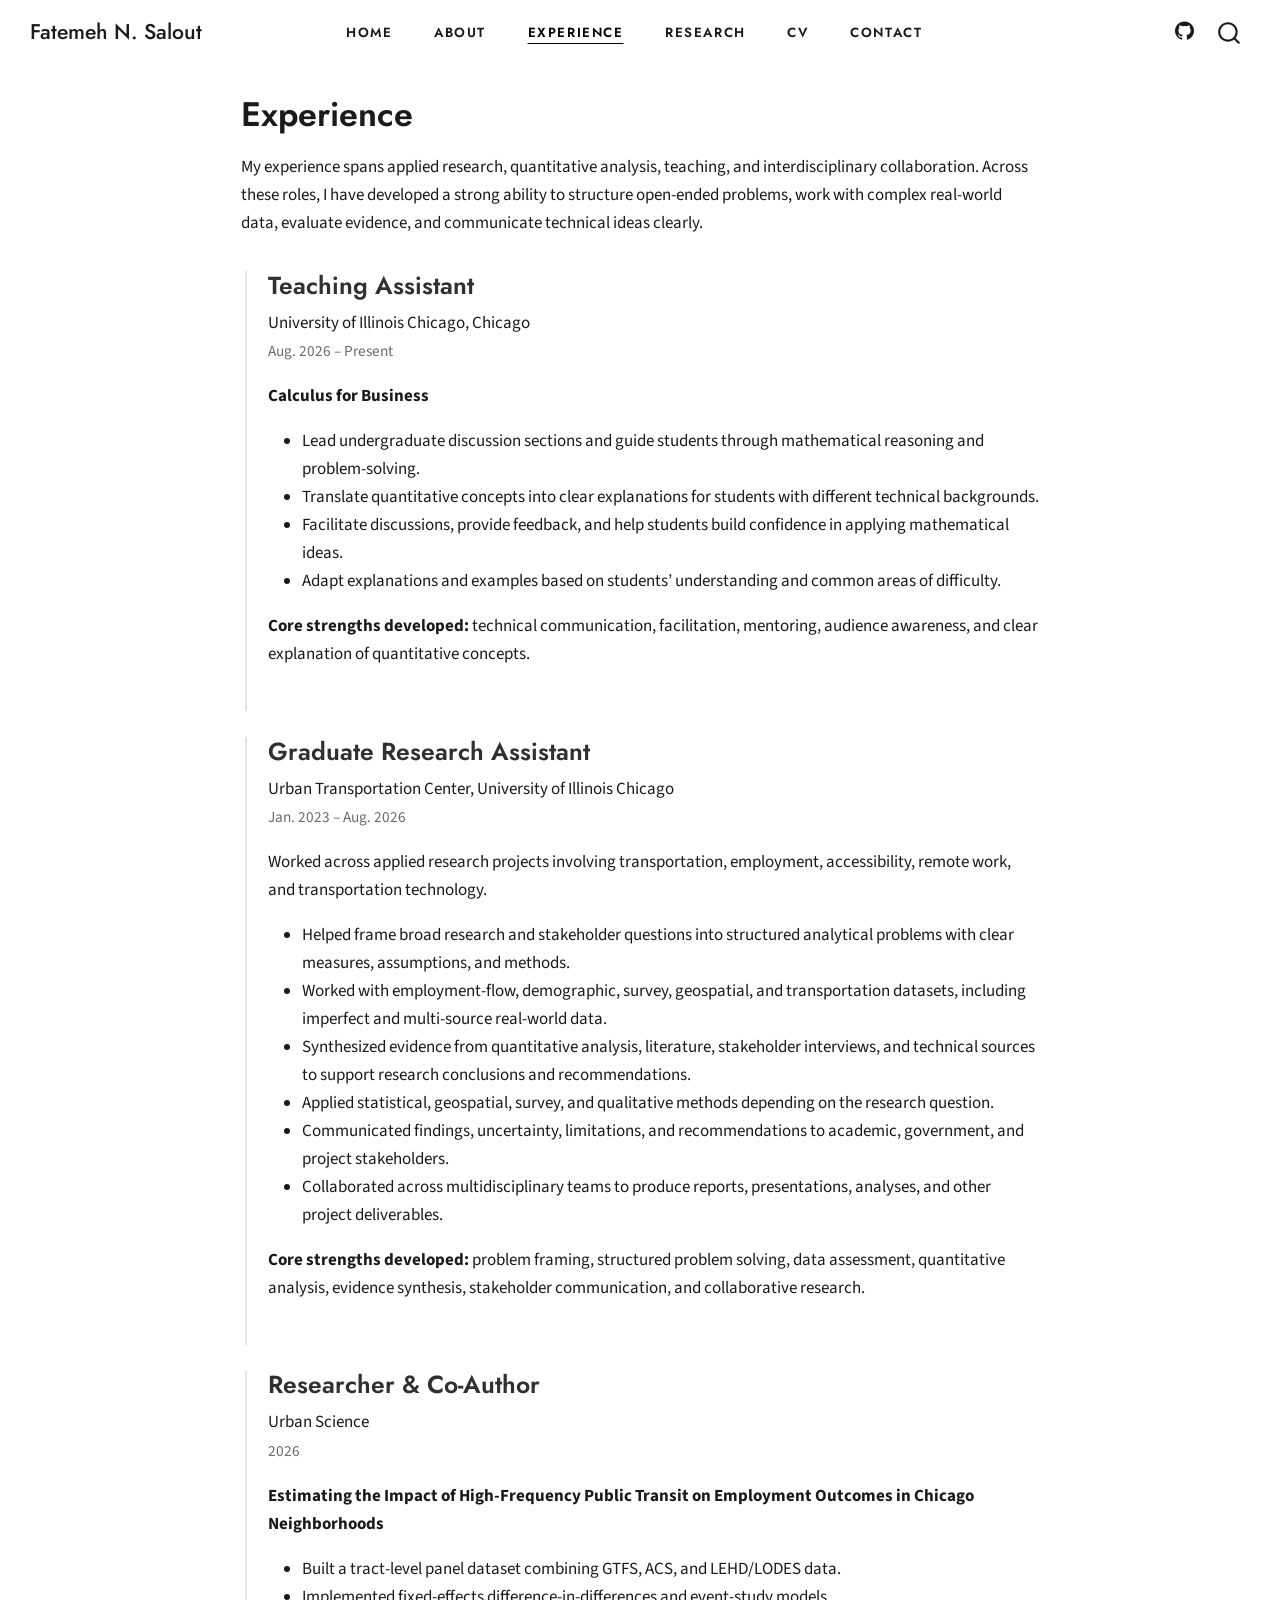
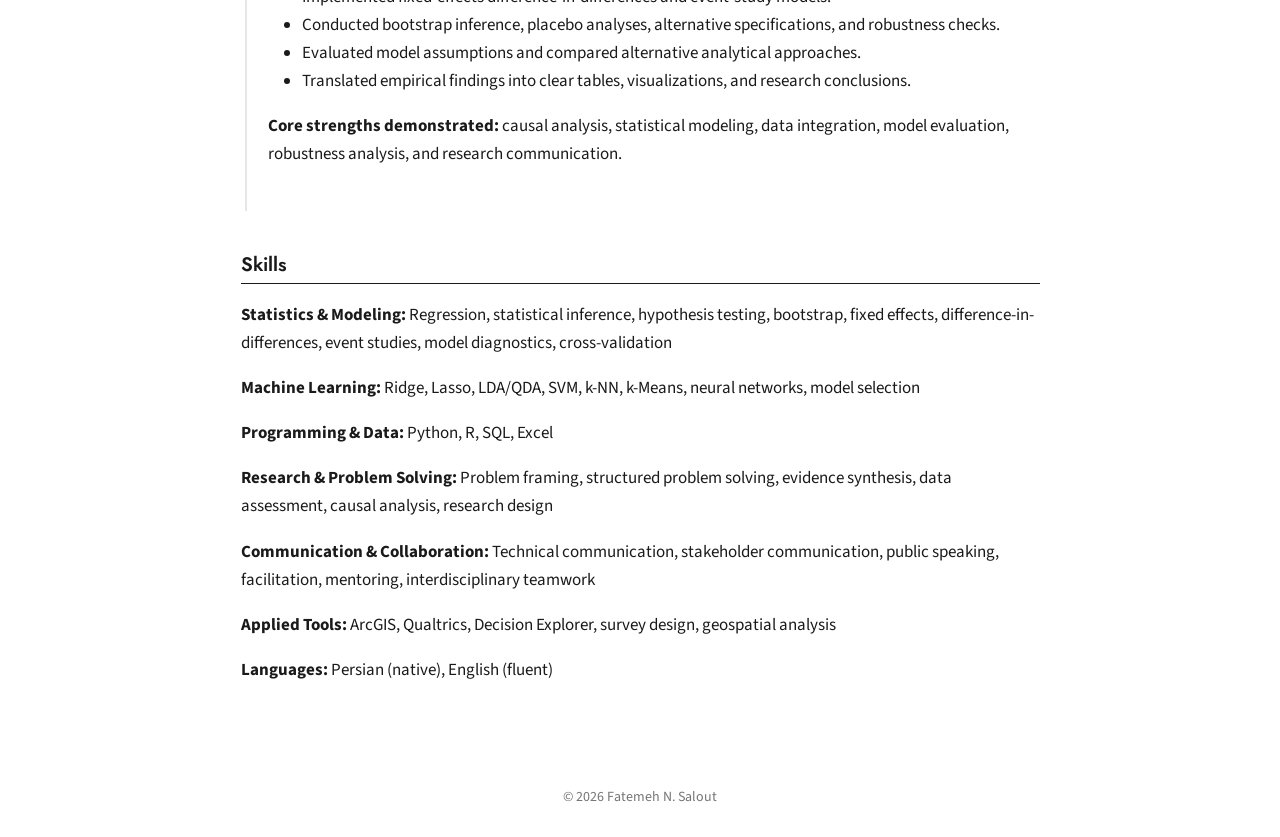
<file: docs/experience.html>
<!DOCTYPE html>
<html xmlns="http://www.w3.org/1999/xhtml" lang="en" xml:lang="en"><head>

<meta charset="utf-8">
<meta name="generator" content="quarto-1.10.18">

<meta name="viewport" content="width=device-width, initial-scale=1.0, user-scalable=yes">


<title>Experience – Fatemeh N. Salout</title>
<style>
/* Default styles provided by pandoc.
** See https://pandoc.org/MANUAL.html#variables-for-html for config info.
*/
span.smallcaps{font-variant: small-caps;}
div.columns{display: flex; gap: 1.5em;}
div.column{flex: auto;}
@media screen {
div.columns{gap: min(4vw, 1.5em);}
div.column{overflow-x: auto;}
}
div.hanging-indent{margin-left: 1.5em; text-indent: -1.5em;}
ul.task-list{list-style: none;}
ul.task-list li input[type="checkbox"] {
  width: 0.8em;
  margin: 0 0.8em 0.2em -1em; /* quarto-specific, see https://github.com/quarto-dev/quarto-cli/issues/4556 */ 
  vertical-align: middle;
}
</style>


<script src="site_libs/quarto-nav/quarto-nav.js"></script>
<script src="site_libs/quarto-nav/headroom.min.js"></script>
<script src="site_libs/clipboard/clipboard.min.js"></script>
<script src="site_libs/quarto-search/autocomplete.umd.js"></script>
<script src="site_libs/quarto-search/fuse.min.js"></script>
<script src="site_libs/quarto-search/quarto-search.js"></script>
<meta name="quarto:offset" content="./">
<link href="./images/favicon.png" rel="icon" type="image/png">
<script src="site_libs/quarto-html/quarto.js" type="module"></script>
<script src="site_libs/quarto-html/tabsets/tabsets.js" type="module"></script>
<script src="site_libs/quarto-html/popper.min.js"></script>
<script src="site_libs/quarto-html/tippy.umd.min.js"></script>
<script src="site_libs/quarto-html/anchor.min.js"></script>
<link href="site_libs/quarto-html/tippy.css" rel="stylesheet">
<link href="site_libs/quarto-html/quarto-syntax-highlighting-64a204ab8560d761af7679ceaba22944.css" rel="stylesheet" id="quarto-text-highlighting-styles">
<script src="site_libs/bootstrap/bootstrap.min.js"></script>
<link href="site_libs/bootstrap/bootstrap-icons.css" rel="stylesheet">
<link href="site_libs/bootstrap/bootstrap-2a7eea21782d92f2822aea771c4346a2.min.css" rel="stylesheet" append-hash="true" id="quarto-bootstrap" data-mode="light">
<script id="quarto-search-options" type="application/json">{
  "location": "navbar",
  "copy-button": false,
  "collapse-after": 3,
  "panel-placement": "end",
  "type": "overlay",
  "limit": 50,
  "keyboard-shortcut": [
    "f",
    "/",
    "s"
  ],
  "show-item-context": false,
  "language": {
    "search-no-results-text": "No results",
    "search-matching-documents-text": "matching documents",
    "search-copy-link-title": "Copy link to search",
    "search-hide-matches-text": "Hide additional matches",
    "search-more-match-text": "more match in this document",
    "search-more-matches-text": "more matches in this document",
    "search-clear-button-title": "Clear",
    "search-text-placeholder": "",
    "search-detached-cancel-button-title": "Cancel",
    "search-submit-button-title": "Submit",
    "search-label": "Search"
  }
}</script>


<link rel="stylesheet" href="styles.css">
</head>

<body class="nav-fixed fullcontent quarto-light">

<div id="quarto-search-results"></div>
  <header id="quarto-header" class="headroom fixed-top">
    <nav class="navbar navbar-expand-lg " data-bs-theme="dark">
      <div class="navbar-container container-fluid">
      <div class="navbar-brand-container mx-auto">
    <a class="navbar-brand" href="./index.html">
    <span class="navbar-title">Fatemeh N. Salout</span>
    </a>
  </div>
            <div id="quarto-search" class="" title="Search"></div>
          <button class="navbar-toggler" type="button" data-bs-toggle="collapse" data-bs-target="#navbarCollapse" aria-controls="navbarCollapse" role="menu" aria-expanded="false" aria-label="Toggle navigation" onclick="if (window.quartoToggleHeadroom) { window.quartoToggleHeadroom(); }">
  <span class="navbar-toggler-icon"></span>
</button>
          <div class="collapse navbar-collapse" id="navbarCollapse">
            <ul class="navbar-nav navbar-nav-scroll me-auto">
  <li class="nav-item">
    <a class="nav-link" href="./index.html"> 
<span class="menu-text">Home</span></a>
  </li>  
  <li class="nav-item">
    <a class="nav-link" href="./about.html"> 
<span class="menu-text">About</span></a>
  </li>  
  <li class="nav-item">
    <a class="nav-link active" href="./experience.html" aria-current="page"> 
<span class="menu-text">Experience</span></a>
  </li>  
  <li class="nav-item">
    <a class="nav-link" href="./research.html"> 
<span class="menu-text">Research</span></a>
  </li>  
  <li class="nav-item">
    <a class="nav-link" href="./resume.html"> 
<span class="menu-text">CV</span></a>
  </li>  
  <li class="nav-item">
    <a class="nav-link" href="./contact.html"> 
<span class="menu-text">Contact</span></a>
  </li>  
</ul>
            <ul class="navbar-nav navbar-nav-scroll ms-auto">
  <li class="nav-item compact">
    <a class="nav-link" href="https://github.com/Fatemeh-Salout"> <i class="bi bi-github" role="img" aria-label="GitHub">
</i> 
<span class="menu-text"></span></a>
  </li>  
</ul>
          </div> <!-- /navcollapse -->
            <div class="quarto-navbar-tools">
</div>
      </div> <!-- /container-fluid -->
    </nav>
</header>
<!-- content -->
<div id="quarto-content" class="quarto-container page-columns page-rows-contents page-layout-article page-navbar">
<!-- sidebar -->
<!-- margin-sidebar -->
    
<!-- main -->
<main class="content" id="quarto-document-content">

<header id="title-block-header" class="quarto-title-block default">
<div class="quarto-title">
<h1 class="title">Experience</h1>
</div>



<div class="quarto-title-meta">

    
  
    
  </div>
  


</header>


<p>My experience spans applied research, quantitative analysis, teaching, and interdisciplinary collaboration. Across these roles, I have developed a strong ability to structure open-ended problems, work with complex real-world data, evaluate evidence, and communicate technical ideas clearly.</p>
<section id="teaching-assistant" class="level3 timeline-item">
<h3 class="anchored" data-anchor-id="teaching-assistant">Teaching Assistant</h3>
<p>University of Illinois Chicago, Chicago<br>
<span class="when">Aug.&nbsp;2026 – Present</span></p>
<p><strong>Calculus for Business</strong></p>
<ul>
<li>Lead undergraduate discussion sections and guide students through mathematical reasoning and problem-solving.</li>
<li>Translate quantitative concepts into clear explanations for students with different technical backgrounds.</li>
<li>Facilitate discussions, provide feedback, and help students build confidence in applying mathematical ideas.</li>
<li>Adapt explanations and examples based on students’ understanding and common areas of difficulty.</li>
</ul>
<p><strong>Core strengths developed:</strong> technical communication, facilitation, mentoring, audience awareness, and clear explanation of quantitative concepts.</p>
</section>
<section id="graduate-research-assistant" class="level3 timeline-item">
<h3 class="anchored" data-anchor-id="graduate-research-assistant">Graduate Research Assistant</h3>
<p>Urban Transportation Center, University of Illinois Chicago<br>
<span class="when">Jan.&nbsp;2023 – Aug.&nbsp;2026</span></p>
<p>Worked across applied research projects involving transportation, employment, accessibility, remote work, and transportation technology.</p>
<ul>
<li>Helped frame broad research and stakeholder questions into structured analytical problems with clear measures, assumptions, and methods.</li>
<li>Worked with employment-flow, demographic, survey, geospatial, and transportation datasets, including imperfect and multi-source real-world data.</li>
<li>Synthesized evidence from quantitative analysis, literature, stakeholder interviews, and technical sources to support research conclusions and recommendations.</li>
<li>Applied statistical, geospatial, survey, and qualitative methods depending on the research question.</li>
<li>Communicated findings, uncertainty, limitations, and recommendations to academic, government, and project stakeholders.</li>
<li>Collaborated across multidisciplinary teams to produce reports, presentations, analyses, and other project deliverables.</li>
</ul>
<p><strong>Core strengths developed:</strong> problem framing, structured problem solving, data assessment, quantitative analysis, evidence synthesis, stakeholder communication, and collaborative research.</p>
</section>
<section id="researcher-co-author" class="level3 timeline-item">
<h3 class="anchored" data-anchor-id="researcher-co-author">Researcher &amp; Co-Author</h3>
<p>Urban Science<br>
<span class="when">2026</span></p>
<p><strong>Estimating the Impact of High-Frequency Public Transit on Employment Outcomes in Chicago Neighborhoods</strong></p>
<ul>
<li>Built a tract-level panel dataset combining GTFS, ACS, and LEHD/LODES data.</li>
<li>Implemented fixed-effects difference-in-differences and event-study models.</li>
<li>Conducted bootstrap inference, placebo analyses, alternative specifications, and robustness checks.</li>
<li>Evaluated model assumptions and compared alternative analytical approaches.</li>
<li>Translated empirical findings into clear tables, visualizations, and research conclusions.</li>
</ul>
<p><strong>Core strengths demonstrated:</strong> causal analysis, statistical modeling, data integration, model evaluation, robustness analysis, and research communication.</p>
</section>
<section id="skills" class="level2">
<h2 class="anchored" data-anchor-id="skills">Skills</h2>
<p><strong>Statistics &amp; Modeling:</strong> Regression, statistical inference, hypothesis testing, bootstrap, fixed effects, difference-in-differences, event studies, model diagnostics, cross-validation</p>
<p><strong>Machine Learning:</strong> Ridge, Lasso, LDA/QDA, SVM, k-NN, k-Means, neural networks, model selection</p>
<p><strong>Programming &amp; Data:</strong> Python, R, SQL, Excel</p>
<p><strong>Research &amp; Problem Solving:</strong> Problem framing, structured problem solving, evidence synthesis, data assessment, causal analysis, research design</p>
<p><strong>Communication &amp; Collaboration:</strong> Technical communication, stakeholder communication, public speaking, facilitation, mentoring, interdisciplinary teamwork</p>
<p><strong>Applied Tools:</strong> ArcGIS, Qualtrics, Decision Explorer, survey design, geospatial analysis</p>
<p><strong>Languages:</strong> Persian (native), English (fluent)</p>


</section>

</main> <!-- /main -->
<script id="quarto-html-after-body" type="application/javascript">
  window.document.addEventListener("DOMContentLoaded", function (event) {
    const icon = "";
    const anchorJS = new window.AnchorJS();
    anchorJS.options = {
      placement: 'right',
      icon: icon
    };
    anchorJS.add('.anchored');
    const isCodeAnnotation = (el) => {
      for (const clz of el.classList) {
        if (clz.startsWith('code-annotation-')) {                     
          return true;
        }
      }
      return false;
    }
    const onCopySuccess = function(e) {
      // button target
      const button = e.trigger;
      // don't keep focus
      button.blur();
      // flash "checked"
      button.classList.add('code-copy-button-checked');
      var currentTitle = button.getAttribute("title");
      button.setAttribute("title", "Copied!");
      let tooltip;
      if (window.bootstrap) {
        button.setAttribute("data-bs-toggle", "tooltip");
        button.setAttribute("data-bs-placement", "left");
        button.setAttribute("data-bs-title", "Copied!");
        tooltip = new bootstrap.Tooltip(button, 
          { trigger: "manual", 
            customClass: "code-copy-button-tooltip",
            offset: [0, -8]});
        tooltip.show();    
      }
      setTimeout(function() {
        if (tooltip) {
          tooltip.hide();
          button.removeAttribute("data-bs-title");
          button.removeAttribute("data-bs-toggle");
          button.removeAttribute("data-bs-placement");
        }
        button.setAttribute("title", currentTitle);
        button.classList.remove('code-copy-button-checked');
      }, 1000);
      // clear code selection
      e.clearSelection();
    }
    const getTextToCopy = function(trigger) {
      const outerScaffold = trigger.parentElement.cloneNode(true);
      const codeEl = outerScaffold.querySelector('code');
      for (const childEl of codeEl.children) {
        if (isCodeAnnotation(childEl)) {
          childEl.remove();
        }
      }
      return codeEl.innerText;
    }
    const clipboard = new window.ClipboardJS('.code-copy-button:not([data-in-quarto-modal])', {
      text: getTextToCopy
    });
    clipboard.on('success', onCopySuccess);
    if (window.document.getElementById('quarto-embedded-source-code-modal')) {
      const clipboardModal = new window.ClipboardJS('.code-copy-button[data-in-quarto-modal]', {
        text: getTextToCopy,
        container: window.document.getElementById('quarto-embedded-source-code-modal')
      });
      clipboardModal.on('success', onCopySuccess);
    }
      var localhostRegex = new RegExp(/^(?:http|https):\/\/localhost\:?[0-9]*\//);
      var mailtoRegex = new RegExp(/^mailto:/);
        var filterRegex = new RegExp("https:\/\/fatemeh-salout\.com");
      var isInternal = (href) => {
          return filterRegex.test(href) || localhostRegex.test(href) || mailtoRegex.test(href);
      }
      // Inspect non-navigation links and adorn them if external
     var links = window.document.querySelectorAll('a[href]:not(.nav-link):not(.navbar-brand):not(.toc-action):not(.sidebar-link):not(.sidebar-item-toggle):not(.pagination-link):not(.no-external):not([aria-hidden]):not(.dropdown-item):not(.quarto-navigation-tool):not(.about-link)');
      for (var i=0; i<links.length; i++) {
        const link = links[i];
        if (!isInternal(link.href)) {
          // undo the damage that might have been done by quarto-nav.js in the case of
          // links that we want to consider external
          if (link.dataset.originalHref !== undefined) {
            link.href = link.dataset.originalHref;
          }
        }
      }
    function tippyHover(el, contentFn, onTriggerFn, onUntriggerFn) {
      const config = {
        allowHTML: true,
        maxWidth: 500,
        delay: 100,
        arrow: false,
        appendTo: function(el) {
            return el.parentElement;
        },
        interactive: true,
        interactiveBorder: 10,
        theme: 'quarto',
        placement: 'bottom-start',
      };
      if (contentFn) {
        config.content = contentFn;
      }
      if (onTriggerFn) {
        config.onTrigger = onTriggerFn;
      }
      if (onUntriggerFn) {
        config.onUntrigger = onUntriggerFn;
      }
      window.tippy(el, config); 
    }
    const noterefs = window.document.querySelectorAll('a[role="doc-noteref"]');
    for (var i=0; i<noterefs.length; i++) {
      const ref = noterefs[i];
      tippyHover(ref, function() {
        // use id or data attribute instead here
        let href = ref.getAttribute('data-footnote-href') || ref.getAttribute('href');
        try { href = new URL(href).hash; } catch {}
        const id = href.replace(/^#\/?/, "");
        const note = window.document.getElementById(id);
        if (note) {
          return note.innerHTML;
        } else {
          return "";
        }
      });
    }
    const xrefs = window.document.querySelectorAll('a.quarto-xref');
    const processXRef = (id, note) => {
      // Strip column container classes
      const stripColumnClz = (el) => {
        el.classList.remove("page-full", "page-columns");
        if (el.children) {
          for (const child of el.children) {
            stripColumnClz(child);
          }
        }
      }
      stripColumnClz(note)
      if (id === null || id.startsWith('sec-')) {
        // Special case sections, only their first couple elements
        const container = document.createElement("div");
        if (note.children && note.children.length > 2) {
          container.appendChild(note.children[0].cloneNode(true));
          for (let i = 1; i < note.children.length; i++) {
            const child = note.children[i];
            if (child.tagName === "P" && child.innerText === "") {
              continue;
            } else {
              container.appendChild(child.cloneNode(true));
              break;
            }
          }
          if (window.Quarto?.typesetMath) {
            window.Quarto.typesetMath(container);
          }
          return container.innerHTML
        } else {
          if (window.Quarto?.typesetMath) {
            window.Quarto.typesetMath(note);
          }
          return note.innerHTML;
        }
      } else {
        // Remove any anchor links if they are present
        const anchorLink = note.querySelector('a.anchorjs-link');
        if (anchorLink) {
          anchorLink.remove();
        }
        if (window.Quarto?.typesetMath) {
          window.Quarto.typesetMath(note);
        }
        if (note.classList.contains("callout")) {
          return note.outerHTML;
        } else {
          return note.innerHTML;
        }
      }
    }
    for (var i=0; i<xrefs.length; i++) {
      const xref = xrefs[i];
      tippyHover(xref, undefined, function(instance) {
        instance.disable();
        let url = xref.getAttribute('href');
        let hash = undefined; 
        if (url.startsWith('#')) {
          hash = url;
        } else {
          try { hash = new URL(url).hash; } catch {}
        }
        if (hash) {
          const id = hash.replace(/^#\/?/, "");
          const note = window.document.getElementById(id);
          if (note !== null) {
            try {
              const html = processXRef(id, note.cloneNode(true));
              instance.setContent(html);
            } finally {
              instance.enable();
              instance.show();
            }
          } else {
            // See if we can fetch this
            fetch(url.split('#')[0])
            .then(res => res.text())
            .then(html => {
              const parser = new DOMParser();
              const htmlDoc = parser.parseFromString(html, "text/html");
              const note = htmlDoc.getElementById(id);
              if (note !== null) {
                const html = processXRef(id, note);
                instance.setContent(html);
              } 
            }).finally(() => {
              instance.enable();
              instance.show();
            });
          }
        } else {
          // See if we can fetch a full url (with no hash to target)
          // This is a special case and we should probably do some content thinning / targeting
          fetch(url)
          .then(res => res.text())
          .then(html => {
            const parser = new DOMParser();
            const htmlDoc = parser.parseFromString(html, "text/html");
            const note = htmlDoc.querySelector('main.content');
            if (note !== null) {
              // This should only happen for chapter cross references
              // (since there is no id in the URL)
              // remove the first header
              if (note.children.length > 0 && note.children[0].tagName === "HEADER") {
                note.children[0].remove();
              }
              const html = processXRef(null, note);
              instance.setContent(html);
            } 
          }).finally(() => {
            instance.enable();
            instance.show();
          });
        }
      }, function(instance) {
      });
    }
        let selectedAnnoteEl;
        const selectorForAnnotation = ( cell, annotation) => {
          let cellAttr = 'data-code-cell="' + cell + '"';
          let lineAttr = 'data-code-annotation="' +  annotation + '"';
          const selector = 'span[' + cellAttr + '][' + lineAttr + ']';
          return selector;
        }
        const selectCodeLines = (annoteEl) => {
          const doc = window.document;
          const targetCell = annoteEl.getAttribute("data-target-cell");
          const targetAnnotation = annoteEl.getAttribute("data-target-annotation");
          const annoteSpan = window.document.querySelector(selectorForAnnotation(targetCell, targetAnnotation));
          const lines = annoteSpan.getAttribute("data-code-lines").split(",");
          const lineIds = lines.map((line) => {
            return targetCell + "-" + line;
          })
          let top = null;
          let height = null;
          let parent = null;
          if (lineIds.length > 0) {
              //compute the position of the single el (top and bottom and make a div)
              const el = window.document.getElementById(lineIds[0]);
              top = el.offsetTop;
              height = el.offsetHeight;
              parent = el.parentElement.parentElement;
            if (lineIds.length > 1) {
              const lastEl = window.document.getElementById(lineIds[lineIds.length - 1]);
              const bottom = lastEl.offsetTop + lastEl.offsetHeight;
              height = bottom - top;
            }
            if (top !== null && height !== null && parent !== null) {
              // cook up a div (if necessary) and position it 
              let div = window.document.getElementById("code-annotation-line-highlight");
              if (div === null) {
                div = window.document.createElement("div");
                div.setAttribute("id", "code-annotation-line-highlight");
                div.style.position = 'absolute';
                parent.appendChild(div);
              }
              div.style.top = top - 2 + "px";
              div.style.height = height + 4 + "px";
              div.style.left = 0;
              let gutterDiv = window.document.getElementById("code-annotation-line-highlight-gutter");
              if (gutterDiv === null) {
                gutterDiv = window.document.createElement("div");
                gutterDiv.setAttribute("id", "code-annotation-line-highlight-gutter");
                gutterDiv.style.position = 'absolute';
                const codeCell = window.document.getElementById(targetCell);
                const gutter = codeCell.querySelector('.code-annotation-gutter');
                gutter.appendChild(gutterDiv);
              }
              gutterDiv.style.top = top - 2 + "px";
              gutterDiv.style.height = height + 4 + "px";
            }
            selectedAnnoteEl = annoteEl;
          }
        };
        const unselectCodeLines = () => {
          const elementsIds = ["code-annotation-line-highlight", "code-annotation-line-highlight-gutter"];
          elementsIds.forEach((elId) => {
            const div = window.document.getElementById(elId);
            if (div) {
              div.remove();
            }
          });
          selectedAnnoteEl = undefined;
        };
          // Handle positioning of the toggle
      window.addEventListener(
        "resize",
        throttle(() => {
          elRect = undefined;
          if (selectedAnnoteEl) {
            selectCodeLines(selectedAnnoteEl);
          }
        }, 10)
      );
      function throttle(fn, ms) {
      let throttle = false;
      let timer;
        return (...args) => {
          if(!throttle) { // first call gets through
              fn.apply(this, args);
              throttle = true;
          } else { // all the others get throttled
              if(timer) clearTimeout(timer); // cancel #2
              timer = setTimeout(() => {
                fn.apply(this, args);
                timer = throttle = false;
              }, ms);
          }
        };
      }
        // Attach click handler to the DT
        const annoteDls = window.document.querySelectorAll('dt[data-target-cell]');
        for (const annoteDlNode of annoteDls) {
          annoteDlNode.addEventListener('click', (event) => {
            const clickedEl = event.target;
            if (clickedEl !== selectedAnnoteEl) {
              unselectCodeLines();
              const activeEl = window.document.querySelector('dt[data-target-cell].code-annotation-active');
              if (activeEl) {
                activeEl.classList.remove('code-annotation-active');
              }
              selectCodeLines(clickedEl);
              clickedEl.classList.add('code-annotation-active');
            } else {
              // Unselect the line
              unselectCodeLines();
              clickedEl.classList.remove('code-annotation-active');
            }
          });
        }
    const findCites = (el) => {
      const parentEl = el.parentElement;
      if (parentEl) {
        const cites = parentEl.dataset.cites;
        if (cites) {
          return {
            el,
            cites: cites.split(' ')
          };
        } else {
          return findCites(el.parentElement)
        }
      } else {
        return undefined;
      }
    };
    var bibliorefs = window.document.querySelectorAll('a[role="doc-biblioref"]');
    for (var i=0; i<bibliorefs.length; i++) {
      const ref = bibliorefs[i];
      const citeInfo = findCites(ref);
      if (citeInfo) {
        tippyHover(citeInfo.el, function() {
          var popup = window.document.createElement('div');
          citeInfo.cites.forEach(function(cite) {
            var citeDiv = window.document.createElement('div');
            citeDiv.classList.add('hanging-indent');
            citeDiv.classList.add('csl-entry');
            var biblioDiv = window.document.getElementById('ref-' + cite);
            if (biblioDiv) {
              citeDiv.innerHTML = biblioDiv.innerHTML;
            }
            popup.appendChild(citeDiv);
          });
          return popup.innerHTML;
        });
      }
    }
  });
  </script>
</div> <!-- /content -->
<footer class="footer">
  <div class="nav-footer">
    <div class="nav-footer-left">
      &nbsp;
    </div>   
    <div class="nav-footer-center">
<p>© 2026 Fatemeh N. Salout</p>
</div>
    <div class="nav-footer-right">
      &nbsp;
    </div>
  </div>
</footer>




</body></html>
</file>
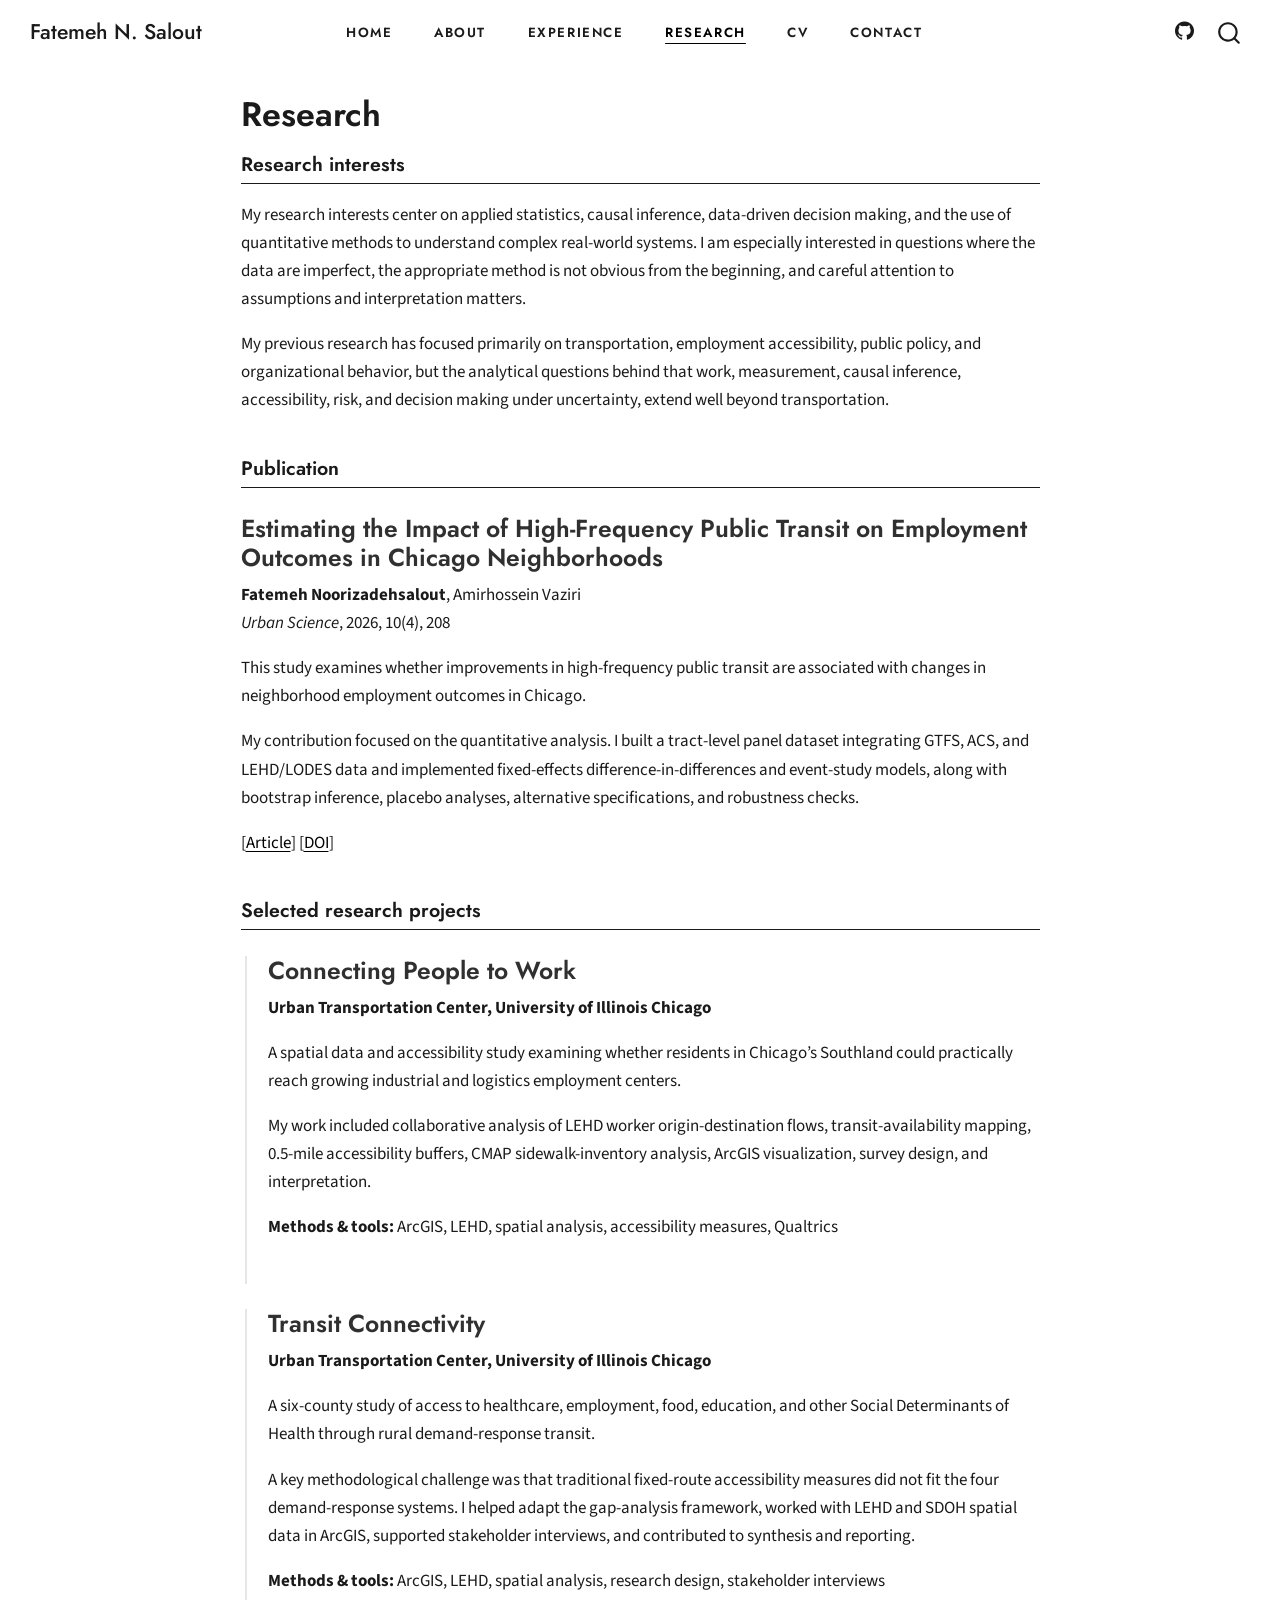
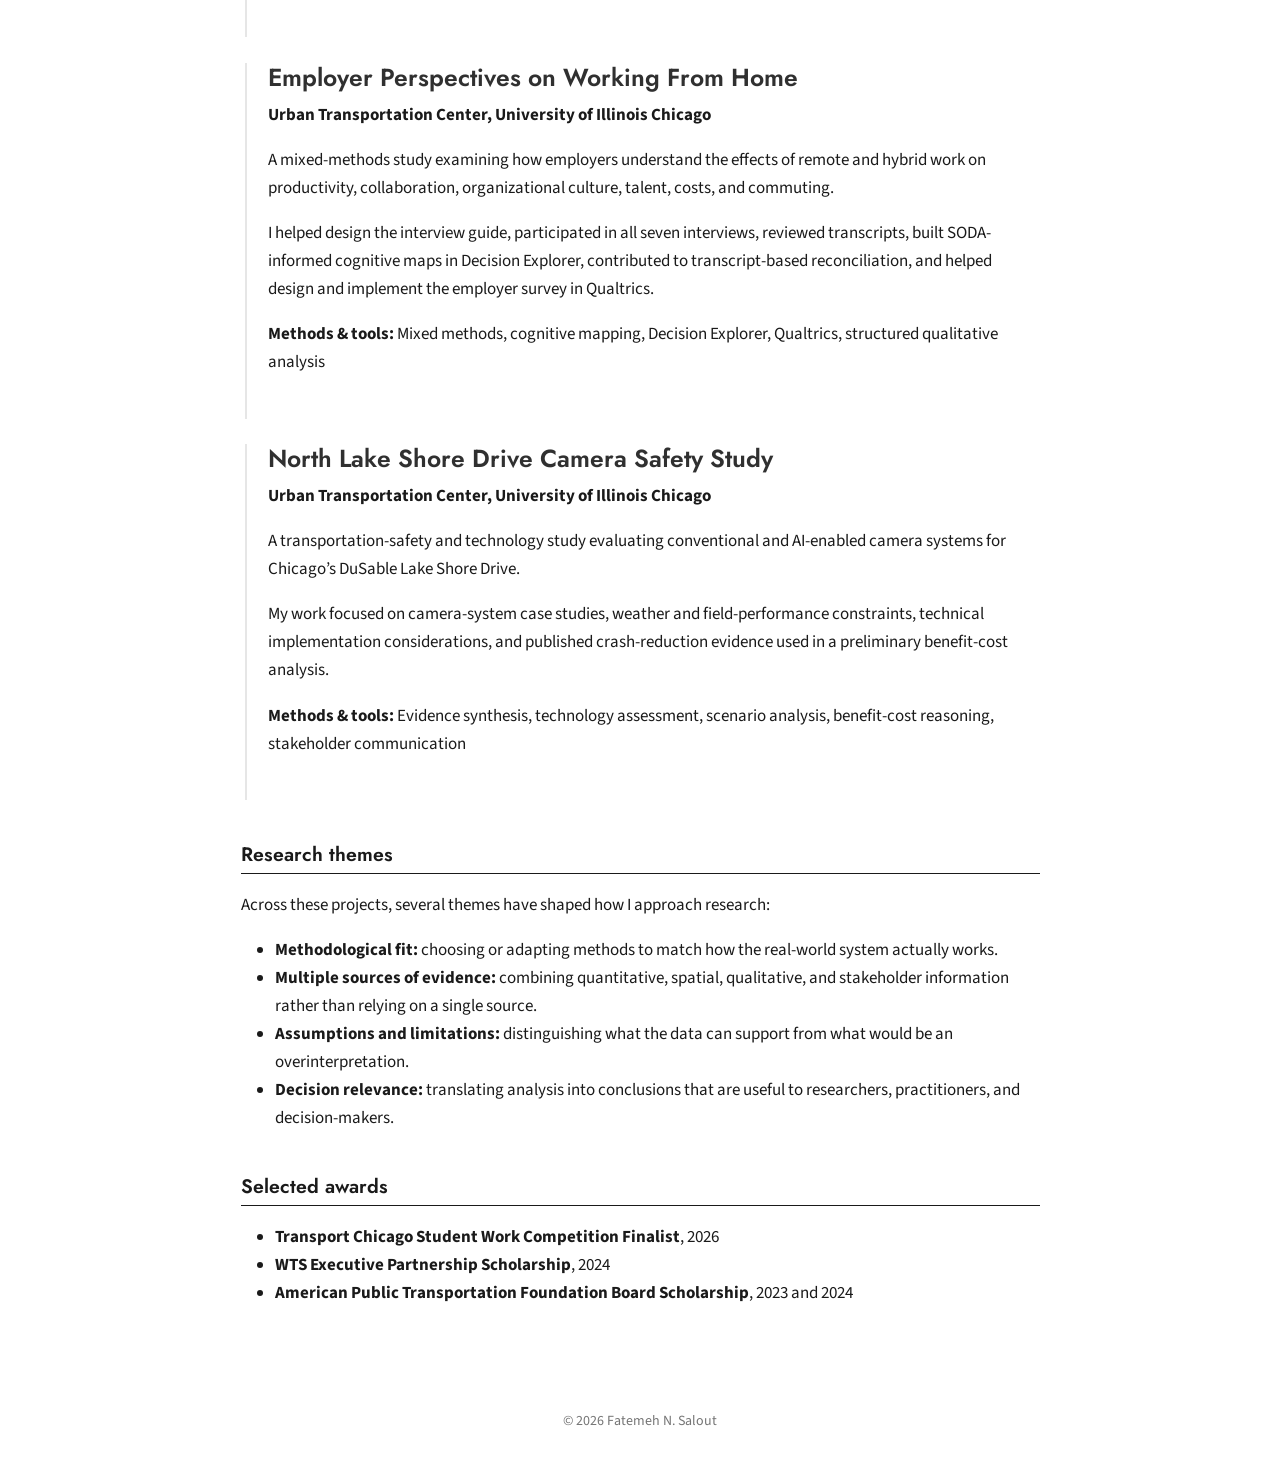
<file: docs/research.html>
<!DOCTYPE html>
<html xmlns="http://www.w3.org/1999/xhtml" lang="en" xml:lang="en"><head>

<meta charset="utf-8">
<meta name="generator" content="quarto-1.10.18">

<meta name="viewport" content="width=device-width, initial-scale=1.0, user-scalable=yes">


<title>Research – Fatemeh N. Salout</title>
<style>
/* Default styles provided by pandoc.
** See https://pandoc.org/MANUAL.html#variables-for-html for config info.
*/
span.smallcaps{font-variant: small-caps;}
div.columns{display: flex; gap: 1.5em;}
div.column{flex: auto;}
@media screen {
div.columns{gap: min(4vw, 1.5em);}
div.column{overflow-x: auto;}
}
div.hanging-indent{margin-left: 1.5em; text-indent: -1.5em;}
ul.task-list{list-style: none;}
ul.task-list li input[type="checkbox"] {
  width: 0.8em;
  margin: 0 0.8em 0.2em -1em; /* quarto-specific, see https://github.com/quarto-dev/quarto-cli/issues/4556 */ 
  vertical-align: middle;
}
</style>


<script src="site_libs/quarto-nav/quarto-nav.js"></script>
<script src="site_libs/quarto-nav/headroom.min.js"></script>
<script src="site_libs/clipboard/clipboard.min.js"></script>
<script src="site_libs/quarto-search/autocomplete.umd.js"></script>
<script src="site_libs/quarto-search/fuse.min.js"></script>
<script src="site_libs/quarto-search/quarto-search.js"></script>
<meta name="quarto:offset" content="./">
<link href="./images/favicon.png" rel="icon" type="image/png">
<script src="site_libs/quarto-html/quarto.js" type="module"></script>
<script src="site_libs/quarto-html/tabsets/tabsets.js" type="module"></script>
<script src="site_libs/quarto-html/popper.min.js"></script>
<script src="site_libs/quarto-html/tippy.umd.min.js"></script>
<script src="site_libs/quarto-html/anchor.min.js"></script>
<link href="site_libs/quarto-html/tippy.css" rel="stylesheet">
<link href="site_libs/quarto-html/quarto-syntax-highlighting-64a204ab8560d761af7679ceaba22944.css" rel="stylesheet" id="quarto-text-highlighting-styles">
<script src="site_libs/bootstrap/bootstrap.min.js"></script>
<link href="site_libs/bootstrap/bootstrap-icons.css" rel="stylesheet">
<link href="site_libs/bootstrap/bootstrap-2a7eea21782d92f2822aea771c4346a2.min.css" rel="stylesheet" append-hash="true" id="quarto-bootstrap" data-mode="light">
<script id="quarto-search-options" type="application/json">{
  "location": "navbar",
  "copy-button": false,
  "collapse-after": 3,
  "panel-placement": "end",
  "type": "overlay",
  "limit": 50,
  "keyboard-shortcut": [
    "f",
    "/",
    "s"
  ],
  "show-item-context": false,
  "language": {
    "search-no-results-text": "No results",
    "search-matching-documents-text": "matching documents",
    "search-copy-link-title": "Copy link to search",
    "search-hide-matches-text": "Hide additional matches",
    "search-more-match-text": "more match in this document",
    "search-more-matches-text": "more matches in this document",
    "search-clear-button-title": "Clear",
    "search-text-placeholder": "",
    "search-detached-cancel-button-title": "Cancel",
    "search-submit-button-title": "Submit",
    "search-label": "Search"
  }
}</script>


<link rel="stylesheet" href="styles.css">
</head>

<body class="nav-fixed fullcontent quarto-light">

<div id="quarto-search-results"></div>
  <header id="quarto-header" class="headroom fixed-top">
    <nav class="navbar navbar-expand-lg " data-bs-theme="dark">
      <div class="navbar-container container-fluid">
      <div class="navbar-brand-container mx-auto">
    <a class="navbar-brand" href="./index.html">
    <span class="navbar-title">Fatemeh N. Salout</span>
    </a>
  </div>
            <div id="quarto-search" class="" title="Search"></div>
          <button class="navbar-toggler" type="button" data-bs-toggle="collapse" data-bs-target="#navbarCollapse" aria-controls="navbarCollapse" role="menu" aria-expanded="false" aria-label="Toggle navigation" onclick="if (window.quartoToggleHeadroom) { window.quartoToggleHeadroom(); }">
  <span class="navbar-toggler-icon"></span>
</button>
          <div class="collapse navbar-collapse" id="navbarCollapse">
            <ul class="navbar-nav navbar-nav-scroll me-auto">
  <li class="nav-item">
    <a class="nav-link" href="./index.html"> 
<span class="menu-text">Home</span></a>
  </li>  
  <li class="nav-item">
    <a class="nav-link" href="./about.html"> 
<span class="menu-text">About</span></a>
  </li>  
  <li class="nav-item">
    <a class="nav-link" href="./experience.html"> 
<span class="menu-text">Experience</span></a>
  </li>  
  <li class="nav-item">
    <a class="nav-link active" href="./research.html" aria-current="page"> 
<span class="menu-text">Research</span></a>
  </li>  
  <li class="nav-item">
    <a class="nav-link" href="./resume.html"> 
<span class="menu-text">CV</span></a>
  </li>  
  <li class="nav-item">
    <a class="nav-link" href="./contact.html"> 
<span class="menu-text">Contact</span></a>
  </li>  
</ul>
            <ul class="navbar-nav navbar-nav-scroll ms-auto">
  <li class="nav-item compact">
    <a class="nav-link" href="https://github.com/Fatemeh-Salout"> <i class="bi bi-github" role="img" aria-label="GitHub">
</i> 
<span class="menu-text"></span></a>
  </li>  
</ul>
          </div> <!-- /navcollapse -->
            <div class="quarto-navbar-tools">
</div>
      </div> <!-- /container-fluid -->
    </nav>
</header>
<!-- content -->
<div id="quarto-content" class="quarto-container page-columns page-rows-contents page-layout-article page-navbar">
<!-- sidebar -->
<!-- margin-sidebar -->
    
<!-- main -->
<main class="content" id="quarto-document-content">

<header id="title-block-header" class="quarto-title-block default">
<div class="quarto-title">
<h1 class="title">Research</h1>
</div>



<div class="quarto-title-meta">

    
  
    
  </div>
  


</header>


<section id="research-interests" class="level2">
<h2 class="anchored" data-anchor-id="research-interests">Research interests</h2>
<p>My research interests center on applied statistics, causal inference, data-driven decision making, and the use of quantitative methods to understand complex real-world systems. I am especially interested in questions where the data are imperfect, the appropriate method is not obvious from the beginning, and careful attention to assumptions and interpretation matters.</p>
<p>My previous research has focused primarily on transportation, employment accessibility, public policy, and organizational behavior, but the analytical questions behind that work, measurement, causal inference, accessibility, risk, and decision making under uncertainty, extend well beyond transportation.</p>
</section>
<section id="publication" class="level2">
<h2 class="anchored" data-anchor-id="publication">Publication</h2>
<section id="estimating-the-impact-of-high-frequency-public-transit-on-employment-outcomes-in-chicago-neighborhoods" class="level3">
<h3 class="anchored" data-anchor-id="estimating-the-impact-of-high-frequency-public-transit-on-employment-outcomes-in-chicago-neighborhoods">Estimating the Impact of High-Frequency Public Transit on Employment Outcomes in Chicago Neighborhoods</h3>
<p><strong>Fatemeh Noorizadehsalout</strong>, Amirhossein Vaziri<br>
<em>Urban Science</em>, 2026, 10(4), 208</p>
<p>This study examines whether improvements in high-frequency public transit are associated with changes in neighborhood employment outcomes in Chicago.</p>
<p>My contribution focused on the quantitative analysis. I built a tract-level panel dataset integrating GTFS, ACS, and LEHD/LODES data and implemented fixed-effects difference-in-differences and event-study models, along with bootstrap inference, placebo analyses, alternative specifications, and robustness checks.</p>
<p>[<a href="https://www.mdpi.com/2413-8851/10/4/208">Article</a>] [<a href="https://doi.org/10.3390/urbansci10040208">DOI</a>]</p>
</section>
</section>
<section id="selected-research-projects" class="level2">
<h2 class="anchored" data-anchor-id="selected-research-projects">Selected research projects</h2>
<section id="connecting-people-to-work" class="level3 timeline-item">
<h3 class="anchored" data-anchor-id="connecting-people-to-work">Connecting People to Work</h3>
<p><strong>Urban Transportation Center, University of Illinois Chicago</strong></p>
<p>A spatial data and accessibility study examining whether residents in Chicago’s Southland could practically reach growing industrial and logistics employment centers.</p>
<p>My work included collaborative analysis of LEHD worker origin-destination flows, transit-availability mapping, 0.5-mile accessibility buffers, CMAP sidewalk-inventory analysis, ArcGIS visualization, survey design, and interpretation.</p>
<p><strong>Methods &amp; tools:</strong> ArcGIS, LEHD, spatial analysis, accessibility measures, Qualtrics</p>
</section>
<section id="transit-connectivity" class="level3 timeline-item">
<h3 class="anchored" data-anchor-id="transit-connectivity">Transit Connectivity</h3>
<p><strong>Urban Transportation Center, University of Illinois Chicago</strong></p>
<p>A six-county study of access to healthcare, employment, food, education, and other Social Determinants of Health through rural demand-response transit.</p>
<p>A key methodological challenge was that traditional fixed-route accessibility measures did not fit the four demand-response systems. I helped adapt the gap-analysis framework, worked with LEHD and SDOH spatial data in ArcGIS, supported stakeholder interviews, and contributed to synthesis and reporting.</p>
<p><strong>Methods &amp; tools:</strong> ArcGIS, LEHD, spatial analysis, research design, stakeholder interviews</p>
</section>
<section id="employer-perspectives-on-working-from-home" class="level3 timeline-item">
<h3 class="anchored" data-anchor-id="employer-perspectives-on-working-from-home">Employer Perspectives on Working From Home</h3>
<p><strong>Urban Transportation Center, University of Illinois Chicago</strong></p>
<p>A mixed-methods study examining how employers understand the effects of remote and hybrid work on productivity, collaboration, organizational culture, talent, costs, and commuting.</p>
<p>I helped design the interview guide, participated in all seven interviews, reviewed transcripts, built SODA-informed cognitive maps in Decision Explorer, contributed to transcript-based reconciliation, and helped design and implement the employer survey in Qualtrics.</p>
<p><strong>Methods &amp; tools:</strong> Mixed methods, cognitive mapping, Decision Explorer, Qualtrics, structured qualitative analysis</p>
</section>
<section id="north-lake-shore-drive-camera-safety-study" class="level3 timeline-item">
<h3 class="anchored" data-anchor-id="north-lake-shore-drive-camera-safety-study">North Lake Shore Drive Camera Safety Study</h3>
<p><strong>Urban Transportation Center, University of Illinois Chicago</strong></p>
<p>A transportation-safety and technology study evaluating conventional and AI-enabled camera systems for Chicago’s DuSable Lake Shore Drive.</p>
<p>My work focused on camera-system case studies, weather and field-performance constraints, technical implementation considerations, and published crash-reduction evidence used in a preliminary benefit-cost analysis.</p>
<p><strong>Methods &amp; tools:</strong> Evidence synthesis, technology assessment, scenario analysis, benefit-cost reasoning, stakeholder communication</p>
</section>
</section>
<section id="research-themes" class="level2">
<h2 class="anchored" data-anchor-id="research-themes">Research themes</h2>
<p>Across these projects, several themes have shaped how I approach research:</p>
<ul>
<li><strong>Methodological fit:</strong> choosing or adapting methods to match how the real-world system actually works.</li>
<li><strong>Multiple sources of evidence:</strong> combining quantitative, spatial, qualitative, and stakeholder information rather than relying on a single source.</li>
<li><strong>Assumptions and limitations:</strong> distinguishing what the data can support from what would be an overinterpretation.</li>
<li><strong>Decision relevance:</strong> translating analysis into conclusions that are useful to researchers, practitioners, and decision-makers.</li>
</ul>
</section>
<section id="selected-awards" class="level2">
<h2 class="anchored" data-anchor-id="selected-awards">Selected awards</h2>
<ul>
<li><strong>Transport Chicago Student Work Competition Finalist</strong>, 2026</li>
<li><strong>WTS Executive Partnership Scholarship</strong>, 2024</li>
<li><strong>American Public Transportation Foundation Board Scholarship</strong>, 2023 and 2024</li>
</ul>


</section>

</main> <!-- /main -->
<script id="quarto-html-after-body" type="application/javascript">
  window.document.addEventListener("DOMContentLoaded", function (event) {
    const icon = "";
    const anchorJS = new window.AnchorJS();
    anchorJS.options = {
      placement: 'right',
      icon: icon
    };
    anchorJS.add('.anchored');
    const isCodeAnnotation = (el) => {
      for (const clz of el.classList) {
        if (clz.startsWith('code-annotation-')) {                     
          return true;
        }
      }
      return false;
    }
    const onCopySuccess = function(e) {
      // button target
      const button = e.trigger;
      // don't keep focus
      button.blur();
      // flash "checked"
      button.classList.add('code-copy-button-checked');
      var currentTitle = button.getAttribute("title");
      button.setAttribute("title", "Copied!");
      let tooltip;
      if (window.bootstrap) {
        button.setAttribute("data-bs-toggle", "tooltip");
        button.setAttribute("data-bs-placement", "left");
        button.setAttribute("data-bs-title", "Copied!");
        tooltip = new bootstrap.Tooltip(button, 
          { trigger: "manual", 
            customClass: "code-copy-button-tooltip",
            offset: [0, -8]});
        tooltip.show();    
      }
      setTimeout(function() {
        if (tooltip) {
          tooltip.hide();
          button.removeAttribute("data-bs-title");
          button.removeAttribute("data-bs-toggle");
          button.removeAttribute("data-bs-placement");
        }
        button.setAttribute("title", currentTitle);
        button.classList.remove('code-copy-button-checked');
      }, 1000);
      // clear code selection
      e.clearSelection();
    }
    const getTextToCopy = function(trigger) {
      const outerScaffold = trigger.parentElement.cloneNode(true);
      const codeEl = outerScaffold.querySelector('code');
      for (const childEl of codeEl.children) {
        if (isCodeAnnotation(childEl)) {
          childEl.remove();
        }
      }
      return codeEl.innerText;
    }
    const clipboard = new window.ClipboardJS('.code-copy-button:not([data-in-quarto-modal])', {
      text: getTextToCopy
    });
    clipboard.on('success', onCopySuccess);
    if (window.document.getElementById('quarto-embedded-source-code-modal')) {
      const clipboardModal = new window.ClipboardJS('.code-copy-button[data-in-quarto-modal]', {
        text: getTextToCopy,
        container: window.document.getElementById('quarto-embedded-source-code-modal')
      });
      clipboardModal.on('success', onCopySuccess);
    }
      var localhostRegex = new RegExp(/^(?:http|https):\/\/localhost\:?[0-9]*\//);
      var mailtoRegex = new RegExp(/^mailto:/);
        var filterRegex = new RegExp("https:\/\/fatemeh-salout\.com");
      var isInternal = (href) => {
          return filterRegex.test(href) || localhostRegex.test(href) || mailtoRegex.test(href);
      }
      // Inspect non-navigation links and adorn them if external
     var links = window.document.querySelectorAll('a[href]:not(.nav-link):not(.navbar-brand):not(.toc-action):not(.sidebar-link):not(.sidebar-item-toggle):not(.pagination-link):not(.no-external):not([aria-hidden]):not(.dropdown-item):not(.quarto-navigation-tool):not(.about-link)');
      for (var i=0; i<links.length; i++) {
        const link = links[i];
        if (!isInternal(link.href)) {
          // undo the damage that might have been done by quarto-nav.js in the case of
          // links that we want to consider external
          if (link.dataset.originalHref !== undefined) {
            link.href = link.dataset.originalHref;
          }
        }
      }
    function tippyHover(el, contentFn, onTriggerFn, onUntriggerFn) {
      const config = {
        allowHTML: true,
        maxWidth: 500,
        delay: 100,
        arrow: false,
        appendTo: function(el) {
            return el.parentElement;
        },
        interactive: true,
        interactiveBorder: 10,
        theme: 'quarto',
        placement: 'bottom-start',
      };
      if (contentFn) {
        config.content = contentFn;
      }
      if (onTriggerFn) {
        config.onTrigger = onTriggerFn;
      }
      if (onUntriggerFn) {
        config.onUntrigger = onUntriggerFn;
      }
      window.tippy(el, config); 
    }
    const noterefs = window.document.querySelectorAll('a[role="doc-noteref"]');
    for (var i=0; i<noterefs.length; i++) {
      const ref = noterefs[i];
      tippyHover(ref, function() {
        // use id or data attribute instead here
        let href = ref.getAttribute('data-footnote-href') || ref.getAttribute('href');
        try { href = new URL(href).hash; } catch {}
        const id = href.replace(/^#\/?/, "");
        const note = window.document.getElementById(id);
        if (note) {
          return note.innerHTML;
        } else {
          return "";
        }
      });
    }
    const xrefs = window.document.querySelectorAll('a.quarto-xref');
    const processXRef = (id, note) => {
      // Strip column container classes
      const stripColumnClz = (el) => {
        el.classList.remove("page-full", "page-columns");
        if (el.children) {
          for (const child of el.children) {
            stripColumnClz(child);
          }
        }
      }
      stripColumnClz(note)
      if (id === null || id.startsWith('sec-')) {
        // Special case sections, only their first couple elements
        const container = document.createElement("div");
        if (note.children && note.children.length > 2) {
          container.appendChild(note.children[0].cloneNode(true));
          for (let i = 1; i < note.children.length; i++) {
            const child = note.children[i];
            if (child.tagName === "P" && child.innerText === "") {
              continue;
            } else {
              container.appendChild(child.cloneNode(true));
              break;
            }
          }
          if (window.Quarto?.typesetMath) {
            window.Quarto.typesetMath(container);
          }
          return container.innerHTML
        } else {
          if (window.Quarto?.typesetMath) {
            window.Quarto.typesetMath(note);
          }
          return note.innerHTML;
        }
      } else {
        // Remove any anchor links if they are present
        const anchorLink = note.querySelector('a.anchorjs-link');
        if (anchorLink) {
          anchorLink.remove();
        }
        if (window.Quarto?.typesetMath) {
          window.Quarto.typesetMath(note);
        }
        if (note.classList.contains("callout")) {
          return note.outerHTML;
        } else {
          return note.innerHTML;
        }
      }
    }
    for (var i=0; i<xrefs.length; i++) {
      const xref = xrefs[i];
      tippyHover(xref, undefined, function(instance) {
        instance.disable();
        let url = xref.getAttribute('href');
        let hash = undefined; 
        if (url.startsWith('#')) {
          hash = url;
        } else {
          try { hash = new URL(url).hash; } catch {}
        }
        if (hash) {
          const id = hash.replace(/^#\/?/, "");
          const note = window.document.getElementById(id);
          if (note !== null) {
            try {
              const html = processXRef(id, note.cloneNode(true));
              instance.setContent(html);
            } finally {
              instance.enable();
              instance.show();
            }
          } else {
            // See if we can fetch this
            fetch(url.split('#')[0])
            .then(res => res.text())
            .then(html => {
              const parser = new DOMParser();
              const htmlDoc = parser.parseFromString(html, "text/html");
              const note = htmlDoc.getElementById(id);
              if (note !== null) {
                const html = processXRef(id, note);
                instance.setContent(html);
              } 
            }).finally(() => {
              instance.enable();
              instance.show();
            });
          }
        } else {
          // See if we can fetch a full url (with no hash to target)
          // This is a special case and we should probably do some content thinning / targeting
          fetch(url)
          .then(res => res.text())
          .then(html => {
            const parser = new DOMParser();
            const htmlDoc = parser.parseFromString(html, "text/html");
            const note = htmlDoc.querySelector('main.content');
            if (note !== null) {
              // This should only happen for chapter cross references
              // (since there is no id in the URL)
              // remove the first header
              if (note.children.length > 0 && note.children[0].tagName === "HEADER") {
                note.children[0].remove();
              }
              const html = processXRef(null, note);
              instance.setContent(html);
            } 
          }).finally(() => {
            instance.enable();
            instance.show();
          });
        }
      }, function(instance) {
      });
    }
        let selectedAnnoteEl;
        const selectorForAnnotation = ( cell, annotation) => {
          let cellAttr = 'data-code-cell="' + cell + '"';
          let lineAttr = 'data-code-annotation="' +  annotation + '"';
          const selector = 'span[' + cellAttr + '][' + lineAttr + ']';
          return selector;
        }
        const selectCodeLines = (annoteEl) => {
          const doc = window.document;
          const targetCell = annoteEl.getAttribute("data-target-cell");
          const targetAnnotation = annoteEl.getAttribute("data-target-annotation");
          const annoteSpan = window.document.querySelector(selectorForAnnotation(targetCell, targetAnnotation));
          const lines = annoteSpan.getAttribute("data-code-lines").split(",");
          const lineIds = lines.map((line) => {
            return targetCell + "-" + line;
          })
          let top = null;
          let height = null;
          let parent = null;
          if (lineIds.length > 0) {
              //compute the position of the single el (top and bottom and make a div)
              const el = window.document.getElementById(lineIds[0]);
              top = el.offsetTop;
              height = el.offsetHeight;
              parent = el.parentElement.parentElement;
            if (lineIds.length > 1) {
              const lastEl = window.document.getElementById(lineIds[lineIds.length - 1]);
              const bottom = lastEl.offsetTop + lastEl.offsetHeight;
              height = bottom - top;
            }
            if (top !== null && height !== null && parent !== null) {
              // cook up a div (if necessary) and position it 
              let div = window.document.getElementById("code-annotation-line-highlight");
              if (div === null) {
                div = window.document.createElement("div");
                div.setAttribute("id", "code-annotation-line-highlight");
                div.style.position = 'absolute';
                parent.appendChild(div);
              }
              div.style.top = top - 2 + "px";
              div.style.height = height + 4 + "px";
              div.style.left = 0;
              let gutterDiv = window.document.getElementById("code-annotation-line-highlight-gutter");
              if (gutterDiv === null) {
                gutterDiv = window.document.createElement("div");
                gutterDiv.setAttribute("id", "code-annotation-line-highlight-gutter");
                gutterDiv.style.position = 'absolute';
                const codeCell = window.document.getElementById(targetCell);
                const gutter = codeCell.querySelector('.code-annotation-gutter');
                gutter.appendChild(gutterDiv);
              }
              gutterDiv.style.top = top - 2 + "px";
              gutterDiv.style.height = height + 4 + "px";
            }
            selectedAnnoteEl = annoteEl;
          }
        };
        const unselectCodeLines = () => {
          const elementsIds = ["code-annotation-line-highlight", "code-annotation-line-highlight-gutter"];
          elementsIds.forEach((elId) => {
            const div = window.document.getElementById(elId);
            if (div) {
              div.remove();
            }
          });
          selectedAnnoteEl = undefined;
        };
          // Handle positioning of the toggle
      window.addEventListener(
        "resize",
        throttle(() => {
          elRect = undefined;
          if (selectedAnnoteEl) {
            selectCodeLines(selectedAnnoteEl);
          }
        }, 10)
      );
      function throttle(fn, ms) {
      let throttle = false;
      let timer;
        return (...args) => {
          if(!throttle) { // first call gets through
              fn.apply(this, args);
              throttle = true;
          } else { // all the others get throttled
              if(timer) clearTimeout(timer); // cancel #2
              timer = setTimeout(() => {
                fn.apply(this, args);
                timer = throttle = false;
              }, ms);
          }
        };
      }
        // Attach click handler to the DT
        const annoteDls = window.document.querySelectorAll('dt[data-target-cell]');
        for (const annoteDlNode of annoteDls) {
          annoteDlNode.addEventListener('click', (event) => {
            const clickedEl = event.target;
            if (clickedEl !== selectedAnnoteEl) {
              unselectCodeLines();
              const activeEl = window.document.querySelector('dt[data-target-cell].code-annotation-active');
              if (activeEl) {
                activeEl.classList.remove('code-annotation-active');
              }
              selectCodeLines(clickedEl);
              clickedEl.classList.add('code-annotation-active');
            } else {
              // Unselect the line
              unselectCodeLines();
              clickedEl.classList.remove('code-annotation-active');
            }
          });
        }
    const findCites = (el) => {
      const parentEl = el.parentElement;
      if (parentEl) {
        const cites = parentEl.dataset.cites;
        if (cites) {
          return {
            el,
            cites: cites.split(' ')
          };
        } else {
          return findCites(el.parentElement)
        }
      } else {
        return undefined;
      }
    };
    var bibliorefs = window.document.querySelectorAll('a[role="doc-biblioref"]');
    for (var i=0; i<bibliorefs.length; i++) {
      const ref = bibliorefs[i];
      const citeInfo = findCites(ref);
      if (citeInfo) {
        tippyHover(citeInfo.el, function() {
          var popup = window.document.createElement('div');
          citeInfo.cites.forEach(function(cite) {
            var citeDiv = window.document.createElement('div');
            citeDiv.classList.add('hanging-indent');
            citeDiv.classList.add('csl-entry');
            var biblioDiv = window.document.getElementById('ref-' + cite);
            if (biblioDiv) {
              citeDiv.innerHTML = biblioDiv.innerHTML;
            }
            popup.appendChild(citeDiv);
          });
          return popup.innerHTML;
        });
      }
    }
  });
  </script>
</div> <!-- /content -->
<footer class="footer">
  <div class="nav-footer">
    <div class="nav-footer-left">
      &nbsp;
    </div>   
    <div class="nav-footer-center">
<p>© 2026 Fatemeh N. Salout</p>
</div>
    <div class="nav-footer-right">
      &nbsp;
    </div>
  </div>
</footer>




</body></html>
</file>
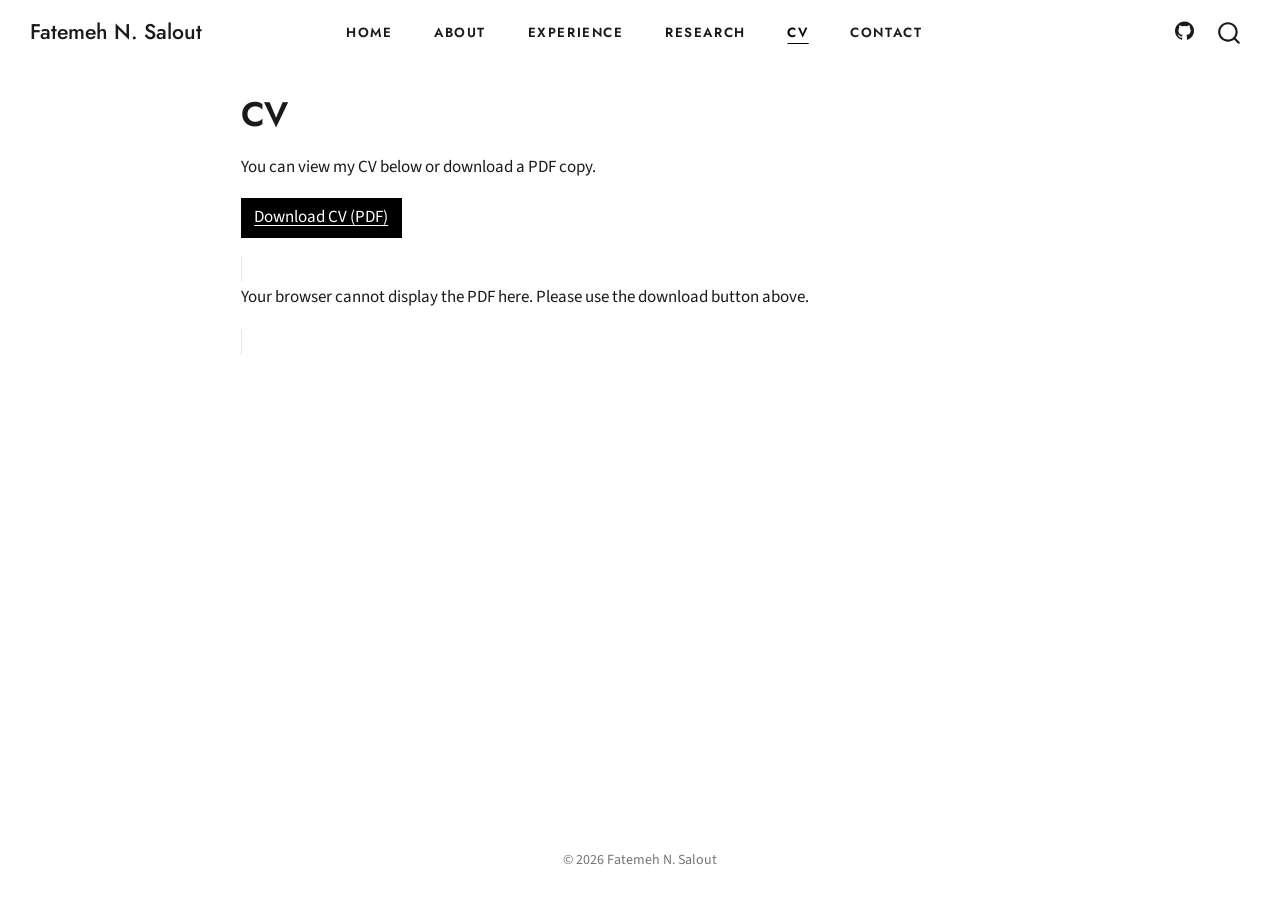
<file: docs/resume.html>
<!DOCTYPE html>
<html xmlns="http://www.w3.org/1999/xhtml" lang="en" xml:lang="en"><head>

<meta charset="utf-8">
<meta name="generator" content="quarto-1.10.18">

<meta name="viewport" content="width=device-width, initial-scale=1.0, user-scalable=yes">


<title>CV – Fatemeh N. Salout</title>
<style>
/* Default styles provided by pandoc.
** See https://pandoc.org/MANUAL.html#variables-for-html for config info.
*/
span.smallcaps{font-variant: small-caps;}
div.columns{display: flex; gap: 1.5em;}
div.column{flex: auto;}
@media screen {
div.columns{gap: min(4vw, 1.5em);}
div.column{overflow-x: auto;}
}
div.hanging-indent{margin-left: 1.5em; text-indent: -1.5em;}
ul.task-list{list-style: none;}
ul.task-list li input[type="checkbox"] {
  width: 0.8em;
  margin: 0 0.8em 0.2em -1em; /* quarto-specific, see https://github.com/quarto-dev/quarto-cli/issues/4556 */ 
  vertical-align: middle;
}
</style>


<script src="site_libs/quarto-nav/quarto-nav.js"></script>
<script src="site_libs/quarto-nav/headroom.min.js"></script>
<script src="site_libs/clipboard/clipboard.min.js"></script>
<script src="site_libs/quarto-search/autocomplete.umd.js"></script>
<script src="site_libs/quarto-search/fuse.min.js"></script>
<script src="site_libs/quarto-search/quarto-search.js"></script>
<meta name="quarto:offset" content="./">
<link href="./images/favicon.png" rel="icon" type="image/png">
<script src="site_libs/quarto-html/quarto.js" type="module"></script>
<script src="site_libs/quarto-html/tabsets/tabsets.js" type="module"></script>
<script src="site_libs/quarto-html/popper.min.js"></script>
<script src="site_libs/quarto-html/tippy.umd.min.js"></script>
<script src="site_libs/quarto-html/anchor.min.js"></script>
<link href="site_libs/quarto-html/tippy.css" rel="stylesheet">
<link href="site_libs/quarto-html/quarto-syntax-highlighting-64a204ab8560d761af7679ceaba22944.css" rel="stylesheet" id="quarto-text-highlighting-styles">
<script src="site_libs/bootstrap/bootstrap.min.js"></script>
<link href="site_libs/bootstrap/bootstrap-icons.css" rel="stylesheet">
<link href="site_libs/bootstrap/bootstrap-2a7eea21782d92f2822aea771c4346a2.min.css" rel="stylesheet" append-hash="true" id="quarto-bootstrap" data-mode="light">
<script id="quarto-search-options" type="application/json">{
  "location": "navbar",
  "copy-button": false,
  "collapse-after": 3,
  "panel-placement": "end",
  "type": "overlay",
  "limit": 50,
  "keyboard-shortcut": [
    "f",
    "/",
    "s"
  ],
  "show-item-context": false,
  "language": {
    "search-no-results-text": "No results",
    "search-matching-documents-text": "matching documents",
    "search-copy-link-title": "Copy link to search",
    "search-hide-matches-text": "Hide additional matches",
    "search-more-match-text": "more match in this document",
    "search-more-matches-text": "more matches in this document",
    "search-clear-button-title": "Clear",
    "search-text-placeholder": "",
    "search-detached-cancel-button-title": "Cancel",
    "search-submit-button-title": "Submit",
    "search-label": "Search"
  }
}</script>


<link rel="stylesheet" href="styles.css">
</head>

<body class="nav-fixed fullcontent quarto-light">

<div id="quarto-search-results"></div>
  <header id="quarto-header" class="headroom fixed-top">
    <nav class="navbar navbar-expand-lg " data-bs-theme="dark">
      <div class="navbar-container container-fluid">
      <div class="navbar-brand-container mx-auto">
    <a class="navbar-brand" href="./index.html">
    <span class="navbar-title">Fatemeh N. Salout</span>
    </a>
  </div>
            <div id="quarto-search" class="" title="Search"></div>
          <button class="navbar-toggler" type="button" data-bs-toggle="collapse" data-bs-target="#navbarCollapse" aria-controls="navbarCollapse" role="menu" aria-expanded="false" aria-label="Toggle navigation" onclick="if (window.quartoToggleHeadroom) { window.quartoToggleHeadroom(); }">
  <span class="navbar-toggler-icon"></span>
</button>
          <div class="collapse navbar-collapse" id="navbarCollapse">
            <ul class="navbar-nav navbar-nav-scroll me-auto">
  <li class="nav-item">
    <a class="nav-link" href="./index.html"> 
<span class="menu-text">Home</span></a>
  </li>  
  <li class="nav-item">
    <a class="nav-link" href="./about.html"> 
<span class="menu-text">About</span></a>
  </li>  
  <li class="nav-item">
    <a class="nav-link" href="./experience.html"> 
<span class="menu-text">Experience</span></a>
  </li>  
  <li class="nav-item">
    <a class="nav-link" href="./research.html"> 
<span class="menu-text">Research</span></a>
  </li>  
  <li class="nav-item">
    <a class="nav-link active" href="./resume.html" aria-current="page"> 
<span class="menu-text">CV</span></a>
  </li>  
  <li class="nav-item">
    <a class="nav-link" href="./contact.html"> 
<span class="menu-text">Contact</span></a>
  </li>  
</ul>
            <ul class="navbar-nav navbar-nav-scroll ms-auto">
  <li class="nav-item compact">
    <a class="nav-link" href="https://github.com/Fatemeh-Salout"> <i class="bi bi-github" role="img" aria-label="GitHub">
</i> 
<span class="menu-text"></span></a>
  </li>  
</ul>
          </div> <!-- /navcollapse -->
            <div class="quarto-navbar-tools">
</div>
      </div> <!-- /container-fluid -->
    </nav>
</header>
<!-- content -->
<div id="quarto-content" class="quarto-container page-columns page-rows-contents page-layout-article page-navbar">
<!-- sidebar -->
<!-- margin-sidebar -->
    
<!-- main -->
<main class="content" id="quarto-document-content">

<header id="title-block-header" class="quarto-title-block default">
<div class="quarto-title">
<h1 class="title">CV</h1>
</div>



<div class="quarto-title-meta">

    
  
    
  </div>
  


</header>


<p>You can view my CV below or download a PDF copy.</p>
<p><a href="files/Fatemeh_Salout_CV.pdf" class="btn btn-primary">Download CV (PDF)</a></p>
<object data="files/Fatemeh_Salout_CV.pdf" type="application/pdf" width="100%" height="900" style="border:1px solid #E3E7EC; border-radius:6px; margin-top:1.5rem;">
<p>
Your browser cannot display the PDF here. Please use the download button above.
</p>
</object>



</main> <!-- /main -->
<script id="quarto-html-after-body" type="application/javascript">
  window.document.addEventListener("DOMContentLoaded", function (event) {
    const icon = "";
    const anchorJS = new window.AnchorJS();
    anchorJS.options = {
      placement: 'right',
      icon: icon
    };
    anchorJS.add('.anchored');
    const isCodeAnnotation = (el) => {
      for (const clz of el.classList) {
        if (clz.startsWith('code-annotation-')) {                     
          return true;
        }
      }
      return false;
    }
    const onCopySuccess = function(e) {
      // button target
      const button = e.trigger;
      // don't keep focus
      button.blur();
      // flash "checked"
      button.classList.add('code-copy-button-checked');
      var currentTitle = button.getAttribute("title");
      button.setAttribute("title", "Copied!");
      let tooltip;
      if (window.bootstrap) {
        button.setAttribute("data-bs-toggle", "tooltip");
        button.setAttribute("data-bs-placement", "left");
        button.setAttribute("data-bs-title", "Copied!");
        tooltip = new bootstrap.Tooltip(button, 
          { trigger: "manual", 
            customClass: "code-copy-button-tooltip",
            offset: [0, -8]});
        tooltip.show();    
      }
      setTimeout(function() {
        if (tooltip) {
          tooltip.hide();
          button.removeAttribute("data-bs-title");
          button.removeAttribute("data-bs-toggle");
          button.removeAttribute("data-bs-placement");
        }
        button.setAttribute("title", currentTitle);
        button.classList.remove('code-copy-button-checked');
      }, 1000);
      // clear code selection
      e.clearSelection();
    }
    const getTextToCopy = function(trigger) {
      const outerScaffold = trigger.parentElement.cloneNode(true);
      const codeEl = outerScaffold.querySelector('code');
      for (const childEl of codeEl.children) {
        if (isCodeAnnotation(childEl)) {
          childEl.remove();
        }
      }
      return codeEl.innerText;
    }
    const clipboard = new window.ClipboardJS('.code-copy-button:not([data-in-quarto-modal])', {
      text: getTextToCopy
    });
    clipboard.on('success', onCopySuccess);
    if (window.document.getElementById('quarto-embedded-source-code-modal')) {
      const clipboardModal = new window.ClipboardJS('.code-copy-button[data-in-quarto-modal]', {
        text: getTextToCopy,
        container: window.document.getElementById('quarto-embedded-source-code-modal')
      });
      clipboardModal.on('success', onCopySuccess);
    }
      var localhostRegex = new RegExp(/^(?:http|https):\/\/localhost\:?[0-9]*\//);
      var mailtoRegex = new RegExp(/^mailto:/);
        var filterRegex = new RegExp("https:\/\/fatemeh-salout\.com");
      var isInternal = (href) => {
          return filterRegex.test(href) || localhostRegex.test(href) || mailtoRegex.test(href);
      }
      // Inspect non-navigation links and adorn them if external
     var links = window.document.querySelectorAll('a[href]:not(.nav-link):not(.navbar-brand):not(.toc-action):not(.sidebar-link):not(.sidebar-item-toggle):not(.pagination-link):not(.no-external):not([aria-hidden]):not(.dropdown-item):not(.quarto-navigation-tool):not(.about-link)');
      for (var i=0; i<links.length; i++) {
        const link = links[i];
        if (!isInternal(link.href)) {
          // undo the damage that might have been done by quarto-nav.js in the case of
          // links that we want to consider external
          if (link.dataset.originalHref !== undefined) {
            link.href = link.dataset.originalHref;
          }
        }
      }
    function tippyHover(el, contentFn, onTriggerFn, onUntriggerFn) {
      const config = {
        allowHTML: true,
        maxWidth: 500,
        delay: 100,
        arrow: false,
        appendTo: function(el) {
            return el.parentElement;
        },
        interactive: true,
        interactiveBorder: 10,
        theme: 'quarto',
        placement: 'bottom-start',
      };
      if (contentFn) {
        config.content = contentFn;
      }
      if (onTriggerFn) {
        config.onTrigger = onTriggerFn;
      }
      if (onUntriggerFn) {
        config.onUntrigger = onUntriggerFn;
      }
      window.tippy(el, config); 
    }
    const noterefs = window.document.querySelectorAll('a[role="doc-noteref"]');
    for (var i=0; i<noterefs.length; i++) {
      const ref = noterefs[i];
      tippyHover(ref, function() {
        // use id or data attribute instead here
        let href = ref.getAttribute('data-footnote-href') || ref.getAttribute('href');
        try { href = new URL(href).hash; } catch {}
        const id = href.replace(/^#\/?/, "");
        const note = window.document.getElementById(id);
        if (note) {
          return note.innerHTML;
        } else {
          return "";
        }
      });
    }
    const xrefs = window.document.querySelectorAll('a.quarto-xref');
    const processXRef = (id, note) => {
      // Strip column container classes
      const stripColumnClz = (el) => {
        el.classList.remove("page-full", "page-columns");
        if (el.children) {
          for (const child of el.children) {
            stripColumnClz(child);
          }
        }
      }
      stripColumnClz(note)
      if (id === null || id.startsWith('sec-')) {
        // Special case sections, only their first couple elements
        const container = document.createElement("div");
        if (note.children && note.children.length > 2) {
          container.appendChild(note.children[0].cloneNode(true));
          for (let i = 1; i < note.children.length; i++) {
            const child = note.children[i];
            if (child.tagName === "P" && child.innerText === "") {
              continue;
            } else {
              container.appendChild(child.cloneNode(true));
              break;
            }
          }
          if (window.Quarto?.typesetMath) {
            window.Quarto.typesetMath(container);
          }
          return container.innerHTML
        } else {
          if (window.Quarto?.typesetMath) {
            window.Quarto.typesetMath(note);
          }
          return note.innerHTML;
        }
      } else {
        // Remove any anchor links if they are present
        const anchorLink = note.querySelector('a.anchorjs-link');
        if (anchorLink) {
          anchorLink.remove();
        }
        if (window.Quarto?.typesetMath) {
          window.Quarto.typesetMath(note);
        }
        if (note.classList.contains("callout")) {
          return note.outerHTML;
        } else {
          return note.innerHTML;
        }
      }
    }
    for (var i=0; i<xrefs.length; i++) {
      const xref = xrefs[i];
      tippyHover(xref, undefined, function(instance) {
        instance.disable();
        let url = xref.getAttribute('href');
        let hash = undefined; 
        if (url.startsWith('#')) {
          hash = url;
        } else {
          try { hash = new URL(url).hash; } catch {}
        }
        if (hash) {
          const id = hash.replace(/^#\/?/, "");
          const note = window.document.getElementById(id);
          if (note !== null) {
            try {
              const html = processXRef(id, note.cloneNode(true));
              instance.setContent(html);
            } finally {
              instance.enable();
              instance.show();
            }
          } else {
            // See if we can fetch this
            fetch(url.split('#')[0])
            .then(res => res.text())
            .then(html => {
              const parser = new DOMParser();
              const htmlDoc = parser.parseFromString(html, "text/html");
              const note = htmlDoc.getElementById(id);
              if (note !== null) {
                const html = processXRef(id, note);
                instance.setContent(html);
              } 
            }).finally(() => {
              instance.enable();
              instance.show();
            });
          }
        } else {
          // See if we can fetch a full url (with no hash to target)
          // This is a special case and we should probably do some content thinning / targeting
          fetch(url)
          .then(res => res.text())
          .then(html => {
            const parser = new DOMParser();
            const htmlDoc = parser.parseFromString(html, "text/html");
            const note = htmlDoc.querySelector('main.content');
            if (note !== null) {
              // This should only happen for chapter cross references
              // (since there is no id in the URL)
              // remove the first header
              if (note.children.length > 0 && note.children[0].tagName === "HEADER") {
                note.children[0].remove();
              }
              const html = processXRef(null, note);
              instance.setContent(html);
            } 
          }).finally(() => {
            instance.enable();
            instance.show();
          });
        }
      }, function(instance) {
      });
    }
        let selectedAnnoteEl;
        const selectorForAnnotation = ( cell, annotation) => {
          let cellAttr = 'data-code-cell="' + cell + '"';
          let lineAttr = 'data-code-annotation="' +  annotation + '"';
          const selector = 'span[' + cellAttr + '][' + lineAttr + ']';
          return selector;
        }
        const selectCodeLines = (annoteEl) => {
          const doc = window.document;
          const targetCell = annoteEl.getAttribute("data-target-cell");
          const targetAnnotation = annoteEl.getAttribute("data-target-annotation");
          const annoteSpan = window.document.querySelector(selectorForAnnotation(targetCell, targetAnnotation));
          const lines = annoteSpan.getAttribute("data-code-lines").split(",");
          const lineIds = lines.map((line) => {
            return targetCell + "-" + line;
          })
          let top = null;
          let height = null;
          let parent = null;
          if (lineIds.length > 0) {
              //compute the position of the single el (top and bottom and make a div)
              const el = window.document.getElementById(lineIds[0]);
              top = el.offsetTop;
              height = el.offsetHeight;
              parent = el.parentElement.parentElement;
            if (lineIds.length > 1) {
              const lastEl = window.document.getElementById(lineIds[lineIds.length - 1]);
              const bottom = lastEl.offsetTop + lastEl.offsetHeight;
              height = bottom - top;
            }
            if (top !== null && height !== null && parent !== null) {
              // cook up a div (if necessary) and position it 
              let div = window.document.getElementById("code-annotation-line-highlight");
              if (div === null) {
                div = window.document.createElement("div");
                div.setAttribute("id", "code-annotation-line-highlight");
                div.style.position = 'absolute';
                parent.appendChild(div);
              }
              div.style.top = top - 2 + "px";
              div.style.height = height + 4 + "px";
              div.style.left = 0;
              let gutterDiv = window.document.getElementById("code-annotation-line-highlight-gutter");
              if (gutterDiv === null) {
                gutterDiv = window.document.createElement("div");
                gutterDiv.setAttribute("id", "code-annotation-line-highlight-gutter");
                gutterDiv.style.position = 'absolute';
                const codeCell = window.document.getElementById(targetCell);
                const gutter = codeCell.querySelector('.code-annotation-gutter');
                gutter.appendChild(gutterDiv);
              }
              gutterDiv.style.top = top - 2 + "px";
              gutterDiv.style.height = height + 4 + "px";
            }
            selectedAnnoteEl = annoteEl;
          }
        };
        const unselectCodeLines = () => {
          const elementsIds = ["code-annotation-line-highlight", "code-annotation-line-highlight-gutter"];
          elementsIds.forEach((elId) => {
            const div = window.document.getElementById(elId);
            if (div) {
              div.remove();
            }
          });
          selectedAnnoteEl = undefined;
        };
          // Handle positioning of the toggle
      window.addEventListener(
        "resize",
        throttle(() => {
          elRect = undefined;
          if (selectedAnnoteEl) {
            selectCodeLines(selectedAnnoteEl);
          }
        }, 10)
      );
      function throttle(fn, ms) {
      let throttle = false;
      let timer;
        return (...args) => {
          if(!throttle) { // first call gets through
              fn.apply(this, args);
              throttle = true;
          } else { // all the others get throttled
              if(timer) clearTimeout(timer); // cancel #2
              timer = setTimeout(() => {
                fn.apply(this, args);
                timer = throttle = false;
              }, ms);
          }
        };
      }
        // Attach click handler to the DT
        const annoteDls = window.document.querySelectorAll('dt[data-target-cell]');
        for (const annoteDlNode of annoteDls) {
          annoteDlNode.addEventListener('click', (event) => {
            const clickedEl = event.target;
            if (clickedEl !== selectedAnnoteEl) {
              unselectCodeLines();
              const activeEl = window.document.querySelector('dt[data-target-cell].code-annotation-active');
              if (activeEl) {
                activeEl.classList.remove('code-annotation-active');
              }
              selectCodeLines(clickedEl);
              clickedEl.classList.add('code-annotation-active');
            } else {
              // Unselect the line
              unselectCodeLines();
              clickedEl.classList.remove('code-annotation-active');
            }
          });
        }
    const findCites = (el) => {
      const parentEl = el.parentElement;
      if (parentEl) {
        const cites = parentEl.dataset.cites;
        if (cites) {
          return {
            el,
            cites: cites.split(' ')
          };
        } else {
          return findCites(el.parentElement)
        }
      } else {
        return undefined;
      }
    };
    var bibliorefs = window.document.querySelectorAll('a[role="doc-biblioref"]');
    for (var i=0; i<bibliorefs.length; i++) {
      const ref = bibliorefs[i];
      const citeInfo = findCites(ref);
      if (citeInfo) {
        tippyHover(citeInfo.el, function() {
          var popup = window.document.createElement('div');
          citeInfo.cites.forEach(function(cite) {
            var citeDiv = window.document.createElement('div');
            citeDiv.classList.add('hanging-indent');
            citeDiv.classList.add('csl-entry');
            var biblioDiv = window.document.getElementById('ref-' + cite);
            if (biblioDiv) {
              citeDiv.innerHTML = biblioDiv.innerHTML;
            }
            popup.appendChild(citeDiv);
          });
          return popup.innerHTML;
        });
      }
    }
  });
  </script>
</div> <!-- /content -->
<footer class="footer">
  <div class="nav-footer">
    <div class="nav-footer-left">
      &nbsp;
    </div>   
    <div class="nav-footer-center">
<p>© 2026 Fatemeh N. Salout</p>
</div>
    <div class="nav-footer-right">
      &nbsp;
    </div>
  </div>
</footer>




</body></html>
</file>
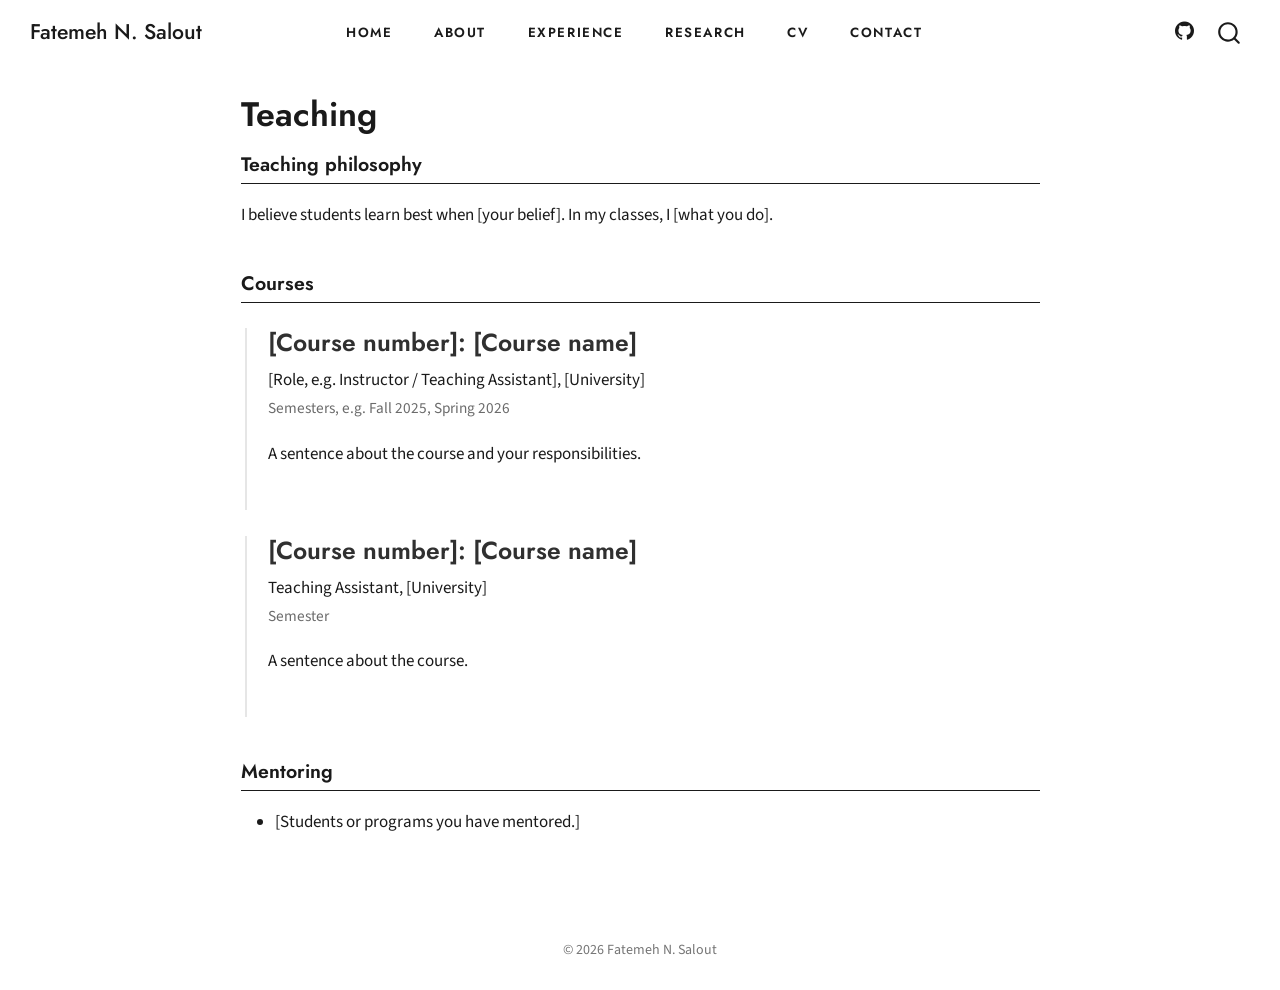
<file: docs/teaching.html>
<!DOCTYPE html>
<html xmlns="http://www.w3.org/1999/xhtml" lang="en" xml:lang="en"><head>

<meta charset="utf-8">
<meta name="generator" content="quarto-1.10.18">

<meta name="viewport" content="width=device-width, initial-scale=1.0, user-scalable=yes">


<title>Teaching – Fatemeh N. Salout</title>
<style>
/* Default styles provided by pandoc.
** See https://pandoc.org/MANUAL.html#variables-for-html for config info.
*/
span.smallcaps{font-variant: small-caps;}
div.columns{display: flex; gap: 1.5em;}
div.column{flex: auto;}
@media screen {
div.columns{gap: min(4vw, 1.5em);}
div.column{overflow-x: auto;}
}
div.hanging-indent{margin-left: 1.5em; text-indent: -1.5em;}
ul.task-list{list-style: none;}
ul.task-list li input[type="checkbox"] {
  width: 0.8em;
  margin: 0 0.8em 0.2em -1em; /* quarto-specific, see https://github.com/quarto-dev/quarto-cli/issues/4556 */ 
  vertical-align: middle;
}
</style>


<script src="site_libs/quarto-nav/quarto-nav.js"></script>
<script src="site_libs/quarto-nav/headroom.min.js"></script>
<script src="site_libs/clipboard/clipboard.min.js"></script>
<script src="site_libs/quarto-search/autocomplete.umd.js"></script>
<script src="site_libs/quarto-search/fuse.min.js"></script>
<script src="site_libs/quarto-search/quarto-search.js"></script>
<meta name="quarto:offset" content="./">
<link href="./images/favicon.png" rel="icon" type="image/png">
<script src="site_libs/quarto-html/quarto.js" type="module"></script>
<script src="site_libs/quarto-html/tabsets/tabsets.js" type="module"></script>
<script src="site_libs/quarto-html/popper.min.js"></script>
<script src="site_libs/quarto-html/tippy.umd.min.js"></script>
<script src="site_libs/quarto-html/anchor.min.js"></script>
<link href="site_libs/quarto-html/tippy.css" rel="stylesheet">
<link href="site_libs/quarto-html/quarto-syntax-highlighting-64a204ab8560d761af7679ceaba22944.css" rel="stylesheet" id="quarto-text-highlighting-styles">
<script src="site_libs/bootstrap/bootstrap.min.js"></script>
<link href="site_libs/bootstrap/bootstrap-icons.css" rel="stylesheet">
<link href="site_libs/bootstrap/bootstrap-2a7eea21782d92f2822aea771c4346a2.min.css" rel="stylesheet" append-hash="true" id="quarto-bootstrap" data-mode="light">
<script id="quarto-search-options" type="application/json">{
  "location": "navbar",
  "copy-button": false,
  "collapse-after": 3,
  "panel-placement": "end",
  "type": "overlay",
  "limit": 50,
  "keyboard-shortcut": [
    "f",
    "/",
    "s"
  ],
  "show-item-context": false,
  "language": {
    "search-no-results-text": "No results",
    "search-matching-documents-text": "matching documents",
    "search-copy-link-title": "Copy link to search",
    "search-hide-matches-text": "Hide additional matches",
    "search-more-match-text": "more match in this document",
    "search-more-matches-text": "more matches in this document",
    "search-clear-button-title": "Clear",
    "search-text-placeholder": "",
    "search-detached-cancel-button-title": "Cancel",
    "search-submit-button-title": "Submit",
    "search-label": "Search"
  }
}</script>


<link rel="stylesheet" href="styles.css">
</head>

<body class="nav-fixed fullcontent quarto-light">

<div id="quarto-search-results"></div>
  <header id="quarto-header" class="headroom fixed-top">
    <nav class="navbar navbar-expand-lg " data-bs-theme="dark">
      <div class="navbar-container container-fluid">
      <div class="navbar-brand-container mx-auto">
    <a class="navbar-brand" href="./index.html">
    <span class="navbar-title">Fatemeh N. Salout</span>
    </a>
  </div>
            <div id="quarto-search" class="" title="Search"></div>
          <button class="navbar-toggler" type="button" data-bs-toggle="collapse" data-bs-target="#navbarCollapse" aria-controls="navbarCollapse" role="menu" aria-expanded="false" aria-label="Toggle navigation" onclick="if (window.quartoToggleHeadroom) { window.quartoToggleHeadroom(); }">
  <span class="navbar-toggler-icon"></span>
</button>
          <div class="collapse navbar-collapse" id="navbarCollapse">
            <ul class="navbar-nav navbar-nav-scroll me-auto">
  <li class="nav-item">
    <a class="nav-link" href="./index.html"> 
<span class="menu-text">Home</span></a>
  </li>  
  <li class="nav-item">
    <a class="nav-link" href="./about.html"> 
<span class="menu-text">About</span></a>
  </li>  
  <li class="nav-item">
    <a class="nav-link" href="./experience.html"> 
<span class="menu-text">Experience</span></a>
  </li>  
  <li class="nav-item">
    <a class="nav-link" href="./research.html"> 
<span class="menu-text">Research</span></a>
  </li>  
  <li class="nav-item">
    <a class="nav-link" href="./resume.html"> 
<span class="menu-text">CV</span></a>
  </li>  
  <li class="nav-item">
    <a class="nav-link" href="./contact.html"> 
<span class="menu-text">Contact</span></a>
  </li>  
</ul>
            <ul class="navbar-nav navbar-nav-scroll ms-auto">
  <li class="nav-item compact">
    <a class="nav-link" href="https://github.com/Fatemeh-Salout"> <i class="bi bi-github" role="img" aria-label="GitHub">
</i> 
<span class="menu-text"></span></a>
  </li>  
</ul>
          </div> <!-- /navcollapse -->
            <div class="quarto-navbar-tools">
</div>
      </div> <!-- /container-fluid -->
    </nav>
</header>
<!-- content -->
<div id="quarto-content" class="quarto-container page-columns page-rows-contents page-layout-article page-navbar">
<!-- sidebar -->
<!-- margin-sidebar -->
    
<!-- main -->
<main class="content" id="quarto-document-content">

<header id="title-block-header" class="quarto-title-block default">
<div class="quarto-title">
<h1 class="title">Teaching</h1>
</div>



<div class="quarto-title-meta">

    
  
    
  </div>
  


</header>


<section id="teaching-philosophy" class="level2">
<h2 class="anchored" data-anchor-id="teaching-philosophy">Teaching philosophy</h2>
<!-- REPLACE: 1–2 short paragraphs on how you teach and what you care about in the classroom. -->
<p>I believe students learn best when [your belief]. In my classes, I [what you do].</p>
</section>
<section id="courses" class="level2">
<h2 class="anchored" data-anchor-id="courses">Courses</h2>
<section id="course-number-course-name" class="level3 timeline-item">
<h3 class="anchored" data-anchor-id="course-number-course-name">[Course number]: [Course name]</h3>
<p>[Role, e.g.&nbsp;Instructor / Teaching Assistant], [University]<br>
<span class="when">Semesters, e.g.&nbsp;Fall 2025, Spring 2026</span></p>
<p>A sentence about the course and your responsibilities.</p>
</section>
<section id="course-number-course-name-1" class="level3 timeline-item">
<h3 class="anchored" data-anchor-id="course-number-course-name-1">[Course number]: [Course name]</h3>
<p>Teaching Assistant, [University]<br>
<span class="when">Semester</span></p>
<p>A sentence about the course.</p>
</section>
</section>
<section id="mentoring" class="level2">
<h2 class="anchored" data-anchor-id="mentoring">Mentoring</h2>
<ul>
<li>[Students or programs you have mentored.]</li>
</ul>


</section>

</main> <!-- /main -->
<script id="quarto-html-after-body" type="application/javascript">
  window.document.addEventListener("DOMContentLoaded", function (event) {
    const icon = "";
    const anchorJS = new window.AnchorJS();
    anchorJS.options = {
      placement: 'right',
      icon: icon
    };
    anchorJS.add('.anchored');
    const isCodeAnnotation = (el) => {
      for (const clz of el.classList) {
        if (clz.startsWith('code-annotation-')) {                     
          return true;
        }
      }
      return false;
    }
    const onCopySuccess = function(e) {
      // button target
      const button = e.trigger;
      // don't keep focus
      button.blur();
      // flash "checked"
      button.classList.add('code-copy-button-checked');
      var currentTitle = button.getAttribute("title");
      button.setAttribute("title", "Copied!");
      let tooltip;
      if (window.bootstrap) {
        button.setAttribute("data-bs-toggle", "tooltip");
        button.setAttribute("data-bs-placement", "left");
        button.setAttribute("data-bs-title", "Copied!");
        tooltip = new bootstrap.Tooltip(button, 
          { trigger: "manual", 
            customClass: "code-copy-button-tooltip",
            offset: [0, -8]});
        tooltip.show();    
      }
      setTimeout(function() {
        if (tooltip) {
          tooltip.hide();
          button.removeAttribute("data-bs-title");
          button.removeAttribute("data-bs-toggle");
          button.removeAttribute("data-bs-placement");
        }
        button.setAttribute("title", currentTitle);
        button.classList.remove('code-copy-button-checked');
      }, 1000);
      // clear code selection
      e.clearSelection();
    }
    const getTextToCopy = function(trigger) {
      const outerScaffold = trigger.parentElement.cloneNode(true);
      const codeEl = outerScaffold.querySelector('code');
      for (const childEl of codeEl.children) {
        if (isCodeAnnotation(childEl)) {
          childEl.remove();
        }
      }
      return codeEl.innerText;
    }
    const clipboard = new window.ClipboardJS('.code-copy-button:not([data-in-quarto-modal])', {
      text: getTextToCopy
    });
    clipboard.on('success', onCopySuccess);
    if (window.document.getElementById('quarto-embedded-source-code-modal')) {
      const clipboardModal = new window.ClipboardJS('.code-copy-button[data-in-quarto-modal]', {
        text: getTextToCopy,
        container: window.document.getElementById('quarto-embedded-source-code-modal')
      });
      clipboardModal.on('success', onCopySuccess);
    }
      var localhostRegex = new RegExp(/^(?:http|https):\/\/localhost\:?[0-9]*\//);
      var mailtoRegex = new RegExp(/^mailto:/);
        var filterRegex = new RegExp("https:\/\/fatemeh-salout\.com");
      var isInternal = (href) => {
          return filterRegex.test(href) || localhostRegex.test(href) || mailtoRegex.test(href);
      }
      // Inspect non-navigation links and adorn them if external
     var links = window.document.querySelectorAll('a[href]:not(.nav-link):not(.navbar-brand):not(.toc-action):not(.sidebar-link):not(.sidebar-item-toggle):not(.pagination-link):not(.no-external):not([aria-hidden]):not(.dropdown-item):not(.quarto-navigation-tool):not(.about-link)');
      for (var i=0; i<links.length; i++) {
        const link = links[i];
        if (!isInternal(link.href)) {
          // undo the damage that might have been done by quarto-nav.js in the case of
          // links that we want to consider external
          if (link.dataset.originalHref !== undefined) {
            link.href = link.dataset.originalHref;
          }
        }
      }
    function tippyHover(el, contentFn, onTriggerFn, onUntriggerFn) {
      const config = {
        allowHTML: true,
        maxWidth: 500,
        delay: 100,
        arrow: false,
        appendTo: function(el) {
            return el.parentElement;
        },
        interactive: true,
        interactiveBorder: 10,
        theme: 'quarto',
        placement: 'bottom-start',
      };
      if (contentFn) {
        config.content = contentFn;
      }
      if (onTriggerFn) {
        config.onTrigger = onTriggerFn;
      }
      if (onUntriggerFn) {
        config.onUntrigger = onUntriggerFn;
      }
      window.tippy(el, config); 
    }
    const noterefs = window.document.querySelectorAll('a[role="doc-noteref"]');
    for (var i=0; i<noterefs.length; i++) {
      const ref = noterefs[i];
      tippyHover(ref, function() {
        // use id or data attribute instead here
        let href = ref.getAttribute('data-footnote-href') || ref.getAttribute('href');
        try { href = new URL(href).hash; } catch {}
        const id = href.replace(/^#\/?/, "");
        const note = window.document.getElementById(id);
        if (note) {
          return note.innerHTML;
        } else {
          return "";
        }
      });
    }
    const xrefs = window.document.querySelectorAll('a.quarto-xref');
    const processXRef = (id, note) => {
      // Strip column container classes
      const stripColumnClz = (el) => {
        el.classList.remove("page-full", "page-columns");
        if (el.children) {
          for (const child of el.children) {
            stripColumnClz(child);
          }
        }
      }
      stripColumnClz(note)
      if (id === null || id.startsWith('sec-')) {
        // Special case sections, only their first couple elements
        const container = document.createElement("div");
        if (note.children && note.children.length > 2) {
          container.appendChild(note.children[0].cloneNode(true));
          for (let i = 1; i < note.children.length; i++) {
            const child = note.children[i];
            if (child.tagName === "P" && child.innerText === "") {
              continue;
            } else {
              container.appendChild(child.cloneNode(true));
              break;
            }
          }
          if (window.Quarto?.typesetMath) {
            window.Quarto.typesetMath(container);
          }
          return container.innerHTML
        } else {
          if (window.Quarto?.typesetMath) {
            window.Quarto.typesetMath(note);
          }
          return note.innerHTML;
        }
      } else {
        // Remove any anchor links if they are present
        const anchorLink = note.querySelector('a.anchorjs-link');
        if (anchorLink) {
          anchorLink.remove();
        }
        if (window.Quarto?.typesetMath) {
          window.Quarto.typesetMath(note);
        }
        if (note.classList.contains("callout")) {
          return note.outerHTML;
        } else {
          return note.innerHTML;
        }
      }
    }
    for (var i=0; i<xrefs.length; i++) {
      const xref = xrefs[i];
      tippyHover(xref, undefined, function(instance) {
        instance.disable();
        let url = xref.getAttribute('href');
        let hash = undefined; 
        if (url.startsWith('#')) {
          hash = url;
        } else {
          try { hash = new URL(url).hash; } catch {}
        }
        if (hash) {
          const id = hash.replace(/^#\/?/, "");
          const note = window.document.getElementById(id);
          if (note !== null) {
            try {
              const html = processXRef(id, note.cloneNode(true));
              instance.setContent(html);
            } finally {
              instance.enable();
              instance.show();
            }
          } else {
            // See if we can fetch this
            fetch(url.split('#')[0])
            .then(res => res.text())
            .then(html => {
              const parser = new DOMParser();
              const htmlDoc = parser.parseFromString(html, "text/html");
              const note = htmlDoc.getElementById(id);
              if (note !== null) {
                const html = processXRef(id, note);
                instance.setContent(html);
              } 
            }).finally(() => {
              instance.enable();
              instance.show();
            });
          }
        } else {
          // See if we can fetch a full url (with no hash to target)
          // This is a special case and we should probably do some content thinning / targeting
          fetch(url)
          .then(res => res.text())
          .then(html => {
            const parser = new DOMParser();
            const htmlDoc = parser.parseFromString(html, "text/html");
            const note = htmlDoc.querySelector('main.content');
            if (note !== null) {
              // This should only happen for chapter cross references
              // (since there is no id in the URL)
              // remove the first header
              if (note.children.length > 0 && note.children[0].tagName === "HEADER") {
                note.children[0].remove();
              }
              const html = processXRef(null, note);
              instance.setContent(html);
            } 
          }).finally(() => {
            instance.enable();
            instance.show();
          });
        }
      }, function(instance) {
      });
    }
        let selectedAnnoteEl;
        const selectorForAnnotation = ( cell, annotation) => {
          let cellAttr = 'data-code-cell="' + cell + '"';
          let lineAttr = 'data-code-annotation="' +  annotation + '"';
          const selector = 'span[' + cellAttr + '][' + lineAttr + ']';
          return selector;
        }
        const selectCodeLines = (annoteEl) => {
          const doc = window.document;
          const targetCell = annoteEl.getAttribute("data-target-cell");
          const targetAnnotation = annoteEl.getAttribute("data-target-annotation");
          const annoteSpan = window.document.querySelector(selectorForAnnotation(targetCell, targetAnnotation));
          const lines = annoteSpan.getAttribute("data-code-lines").split(",");
          const lineIds = lines.map((line) => {
            return targetCell + "-" + line;
          })
          let top = null;
          let height = null;
          let parent = null;
          if (lineIds.length > 0) {
              //compute the position of the single el (top and bottom and make a div)
              const el = window.document.getElementById(lineIds[0]);
              top = el.offsetTop;
              height = el.offsetHeight;
              parent = el.parentElement.parentElement;
            if (lineIds.length > 1) {
              const lastEl = window.document.getElementById(lineIds[lineIds.length - 1]);
              const bottom = lastEl.offsetTop + lastEl.offsetHeight;
              height = bottom - top;
            }
            if (top !== null && height !== null && parent !== null) {
              // cook up a div (if necessary) and position it 
              let div = window.document.getElementById("code-annotation-line-highlight");
              if (div === null) {
                div = window.document.createElement("div");
                div.setAttribute("id", "code-annotation-line-highlight");
                div.style.position = 'absolute';
                parent.appendChild(div);
              }
              div.style.top = top - 2 + "px";
              div.style.height = height + 4 + "px";
              div.style.left = 0;
              let gutterDiv = window.document.getElementById("code-annotation-line-highlight-gutter");
              if (gutterDiv === null) {
                gutterDiv = window.document.createElement("div");
                gutterDiv.setAttribute("id", "code-annotation-line-highlight-gutter");
                gutterDiv.style.position = 'absolute';
                const codeCell = window.document.getElementById(targetCell);
                const gutter = codeCell.querySelector('.code-annotation-gutter');
                gutter.appendChild(gutterDiv);
              }
              gutterDiv.style.top = top - 2 + "px";
              gutterDiv.style.height = height + 4 + "px";
            }
            selectedAnnoteEl = annoteEl;
          }
        };
        const unselectCodeLines = () => {
          const elementsIds = ["code-annotation-line-highlight", "code-annotation-line-highlight-gutter"];
          elementsIds.forEach((elId) => {
            const div = window.document.getElementById(elId);
            if (div) {
              div.remove();
            }
          });
          selectedAnnoteEl = undefined;
        };
          // Handle positioning of the toggle
      window.addEventListener(
        "resize",
        throttle(() => {
          elRect = undefined;
          if (selectedAnnoteEl) {
            selectCodeLines(selectedAnnoteEl);
          }
        }, 10)
      );
      function throttle(fn, ms) {
      let throttle = false;
      let timer;
        return (...args) => {
          if(!throttle) { // first call gets through
              fn.apply(this, args);
              throttle = true;
          } else { // all the others get throttled
              if(timer) clearTimeout(timer); // cancel #2
              timer = setTimeout(() => {
                fn.apply(this, args);
                timer = throttle = false;
              }, ms);
          }
        };
      }
        // Attach click handler to the DT
        const annoteDls = window.document.querySelectorAll('dt[data-target-cell]');
        for (const annoteDlNode of annoteDls) {
          annoteDlNode.addEventListener('click', (event) => {
            const clickedEl = event.target;
            if (clickedEl !== selectedAnnoteEl) {
              unselectCodeLines();
              const activeEl = window.document.querySelector('dt[data-target-cell].code-annotation-active');
              if (activeEl) {
                activeEl.classList.remove('code-annotation-active');
              }
              selectCodeLines(clickedEl);
              clickedEl.classList.add('code-annotation-active');
            } else {
              // Unselect the line
              unselectCodeLines();
              clickedEl.classList.remove('code-annotation-active');
            }
          });
        }
    const findCites = (el) => {
      const parentEl = el.parentElement;
      if (parentEl) {
        const cites = parentEl.dataset.cites;
        if (cites) {
          return {
            el,
            cites: cites.split(' ')
          };
        } else {
          return findCites(el.parentElement)
        }
      } else {
        return undefined;
      }
    };
    var bibliorefs = window.document.querySelectorAll('a[role="doc-biblioref"]');
    for (var i=0; i<bibliorefs.length; i++) {
      const ref = bibliorefs[i];
      const citeInfo = findCites(ref);
      if (citeInfo) {
        tippyHover(citeInfo.el, function() {
          var popup = window.document.createElement('div');
          citeInfo.cites.forEach(function(cite) {
            var citeDiv = window.document.createElement('div');
            citeDiv.classList.add('hanging-indent');
            citeDiv.classList.add('csl-entry');
            var biblioDiv = window.document.getElementById('ref-' + cite);
            if (biblioDiv) {
              citeDiv.innerHTML = biblioDiv.innerHTML;
            }
            popup.appendChild(citeDiv);
          });
          return popup.innerHTML;
        });
      }
    }
  });
  </script>
</div> <!-- /content -->
<footer class="footer">
  <div class="nav-footer">
    <div class="nav-footer-left">
      &nbsp;
    </div>   
    <div class="nav-footer-center">
<p>© 2026 Fatemeh N. Salout</p>
</div>
    <div class="nav-footer-right">
      &nbsp;
    </div>
  </div>
</footer>




</body></html>
</file>
<file: docs/site_libs/quarto-html/tippy.css>
.tippy-box[data-animation=fade][data-state=hidden]{opacity:0}[data-tippy-root]{max-width:calc(100vw - 10px)}.tippy-box{position:relative;background-color:#333;color:#fff;border-radius:4px;font-size:14px;line-height:1.4;white-space:normal;outline:0;transition-property:transform,visibility,opacity}.tippy-box[data-placement^=top]>.tippy-arrow{bottom:0}.tippy-box[data-placement^=top]>.tippy-arrow:before{bottom:-7px;left:0;border-width:8px 8px 0;border-top-color:initial;transform-origin:center top}.tippy-box[data-placement^=bottom]>.tippy-arrow{top:0}.tippy-box[data-placement^=bottom]>.tippy-arrow:before{top:-7px;left:0;border-width:0 8px 8px;border-bottom-color:initial;transform-origin:center bottom}.tippy-box[data-placement^=left]>.tippy-arrow{right:0}.tippy-box[data-placement^=left]>.tippy-arrow:before{border-width:8px 0 8px 8px;border-left-color:initial;right:-7px;transform-origin:center left}.tippy-box[data-placement^=right]>.tippy-arrow{left:0}.tippy-box[data-placement^=right]>.tippy-arrow:before{left:-7px;border-width:8px 8px 8px 0;border-right-color:initial;transform-origin:center right}.tippy-box[data-inertia][data-state=visible]{transition-timing-function:cubic-bezier(.54,1.5,.38,1.11)}.tippy-arrow{width:16px;height:16px;color:#333}.tippy-arrow:before{content:"";position:absolute;border-color:transparent;border-style:solid}.tippy-content{position:relative;padding:5px 9px;z-index:1}
</file>
<file: docs/site_libs/quarto-html/quarto-syntax-highlighting-64a204ab8560d761af7679ceaba22944.css>
/* quarto syntax highlight colors */
:root {
  --quarto-hl-ot-color: #003B4F;
  --quarto-hl-at-color: #657422;
  --quarto-hl-ss-color: #20794D;
  --quarto-hl-an-color: #5E5E5E;
  --quarto-hl-fu-color: #4758AB;
  --quarto-hl-st-color: #20794D;
  --quarto-hl-cf-color: #003B4F;
  --quarto-hl-op-color: #5E5E5E;
  --quarto-hl-er-color: #AD0000;
  --quarto-hl-bn-color: #AD0000;
  --quarto-hl-al-color: #AD0000;
  --quarto-hl-va-color: #111111;
  --quarto-hl-bu-color: inherit;
  --quarto-hl-ex-color: inherit;
  --quarto-hl-pp-color: #AD0000;
  --quarto-hl-in-color: #5E5E5E;
  --quarto-hl-vs-color: #20794D;
  --quarto-hl-wa-color: #5E5E5E;
  --quarto-hl-do-color: #5E5E5E;
  --quarto-hl-im-color: #00769E;
  --quarto-hl-ch-color: #20794D;
  --quarto-hl-dt-color: #AD0000;
  --quarto-hl-fl-color: #AD0000;
  --quarto-hl-co-color: #5E5E5E;
  --quarto-hl-cv-color: #5E5E5E;
  --quarto-hl-cn-color: #8f5902;
  --quarto-hl-sc-color: #5E5E5E;
  --quarto-hl-dv-color: #AD0000;
  --quarto-hl-kw-color: #003B4F;
}

/* other quarto variables */
:root {
  --quarto-font-monospace: SFMono-Regular, Menlo, Monaco, Consolas, "Liberation Mono", "Courier New", monospace;
}

/* syntax highlight based on Pandoc's rules */
pre > code.sourceCode > span {
  color: #003B4F;
}

code.sourceCode > span {
  color: #003B4F;
}

div.sourceCode,
div.sourceCode pre.sourceCode {
  color: #003B4F;
}

/* Normal */
code span {
  color: #003B4F;
}

/* Alert */
code span.al {
  color: #AD0000;
  font-style: inherit;
}

/* Annotation */
code span.an {
  color: #5E5E5E;
  font-style: inherit;
}

/* Attribute */
code span.at {
  color: #657422;
  font-style: inherit;
}

/* BaseN */
code span.bn {
  color: #AD0000;
  font-style: inherit;
}

/* BuiltIn */
code span.bu {
  font-style: inherit;
}

/* ControlFlow */
code span.cf {
  color: #003B4F;
  font-weight: bold;
  font-style: inherit;
}

/* Char */
code span.ch {
  color: #20794D;
  font-style: inherit;
}

/* Constant */
code span.cn {
  color: #8f5902;
  font-style: inherit;
}

/* Comment */
code span.co {
  color: #5E5E5E;
  font-style: inherit;
}

/* CommentVar */
code span.cv {
  color: #5E5E5E;
  font-style: italic;
}

/* Documentation */
code span.do {
  color: #5E5E5E;
  font-style: italic;
}

/* DataType */
code span.dt {
  color: #AD0000;
  font-style: inherit;
}

/* DecVal */
code span.dv {
  color: #AD0000;
  font-style: inherit;
}

/* Error */
code span.er {
  color: #AD0000;
  font-style: inherit;
}

/* Extension */
code span.ex {
  font-style: inherit;
}

/* Float */
code span.fl {
  color: #AD0000;
  font-style: inherit;
}

/* Function */
code span.fu {
  color: #4758AB;
  font-style: inherit;
}

/* Import */
code span.im {
  color: #00769E;
  font-style: inherit;
}

/* Information */
code span.in {
  color: #5E5E5E;
  font-style: inherit;
}

/* Keyword */
code span.kw {
  color: #003B4F;
  font-weight: bold;
  font-style: inherit;
}

/* Operator */
code span.op {
  color: #5E5E5E;
  font-style: inherit;
}

/* Other */
code span.ot {
  color: #003B4F;
  font-style: inherit;
}

/* Preprocessor */
code span.pp {
  color: #AD0000;
  font-style: inherit;
}

/* SpecialChar */
code span.sc {
  color: #5E5E5E;
  font-style: inherit;
}

/* SpecialString */
code span.ss {
  color: #20794D;
  font-style: inherit;
}

/* String */
code span.st {
  color: #20794D;
  font-style: inherit;
}

/* Variable */
code span.va {
  color: #111111;
  font-style: inherit;
}

/* VerbatimString */
code span.vs {
  color: #20794D;
  font-style: inherit;
}

/* Warning */
code span.wa {
  color: #5E5E5E;
  font-style: italic;
}

.prevent-inlining {
  content: "</";
}

/*# sourceMappingURL=9d8d5bb603a83b8298b89080a598c93b.css.map */
</file>
<file: docs/styles.css>
/* Extra styling for the minimal black-and-white look.
   Main colors and fonts live in theme.scss. */

body { line-height: 1.65; }

/* Links: black with a thin underline, grey on hover */
main.content a {
  text-decoration: underline;
  text-decoration-thickness: 1px;
  text-underline-offset: 3px;
}
main.content a:hover { color: #6B6B6B; }

/* Menu: quiet, the current page is bold */
.navbar .navbar-brand .navbar-title {
  font-family: "Jost", "Helvetica Neue", Arial, sans-serif;
  font-weight: 500;
}
.navbar .nav-link {
  font-family: "Jost", "Helvetica Neue", Arial, sans-serif;
  text-transform: uppercase;
  letter-spacing: 0.12em;
  font-size: 0.78rem;
  font-weight: 600;
}
.navbar .nav-link.active { text-decoration: underline; text-underline-offset: 6px; }
@media (min-width: 992px) {
  .navbar .navbar-nav.me-auto { margin-left: auto !important; margin-right: auto !important; gap: 1.25rem; }
}

/* Section headings with a thin line underneath */
main.content h2 {
  font-size: 1.15rem;
  font-weight: 600;
  border-bottom: 1px solid #1A1A1A;
  padding-bottom: 0.4rem;
  margin-top: 2.5rem;
}

/* Home page sidebar: photo, name, plain stacked links */
div.quarto-about-trestles .about-entity .about-image {
  filter: grayscale(100%);
}
div.quarto-about-trestles .about-entity .about-links {
  flex-direction: column;
  align-items: center;
  row-gap: 0.4rem;
}
div.quarto-about-trestles .about-entity .about-link {
  border: none;
  padding: 0;
  color: #1A1A1A;
  font-size: 0.98rem;
  text-decoration: underline;
  text-decoration-thickness: 1px;
  text-underline-offset: 3px;
}
div.quarto-about-trestles .about-entity .about-link:hover { color: #6B6B6B; }
div.quarto-about-trestles .about-contents h2 {
  border-bottom: 1px solid #1A1A1A;
}
.affiliation { color: #6B6B6B; }

/* Publication and teaching rows: thumbnail on the left, text on the right */
.item {
  display: flex;
  gap: 1.25rem;
  align-items: flex-start;
  padding: 1rem 0;
  border-bottom: 1px solid #E6E6E6;
}
.item:last-of-type { border-bottom: none; }
.item p { margin: 0; }
.item img {
  width: 150px;
  height: 100px;
  object-fit: cover;
  border: 1px solid #E6E6E6;
  filter: grayscale(100%);
}
.item-text { flex: 1; }
.item-title { font-weight: 600; }
.item-meta { color: #6B6B6B; font-size: 0.95rem; }

@media (max-width: 576px) {
  .item { flex-direction: column; }
  .item img { width: 100%; height: auto; }
}

/* Timeline style used on About, Experience and Teaching pages */
.timeline-item {
  border-left: 2px solid #E6E6E6;
  padding: 0 0 1.5rem 1.25rem;
  margin-left: 0.25rem;
}
.timeline-item .when { color: #6B6B6B; font-size: 0.9rem; }

.pronounce { color: #6B6B6B; font-style: italic; }

/* Breathing room above the photo on phones */
@media (max-width: 991px) {
  div.quarto-about-trestles .about-entity { margin-top: 1.5rem; }
}

/* ---------- Home page: photo and introduction ---------- */
.hero {
  display: grid;
  grid-template-columns: 280px minmax(0, 1fr);
  gap: 3.5rem;
  align-items: center;
  max-width: 960px;
  margin: 0 auto;
  padding: 2rem 1.5rem;
}
.hero-photo p { margin: 0; }
.hero-photo img {
  display: block;
  width: 100%;
  height: auto;
  aspect-ratio: 4 / 5;
  object-fit: cover;
  object-position: center;
}
.hero-text { display: flex; flex-direction: column; justify-content: center; }
.hero-name {
  font-family: "Jost", "Helvetica Neue", Arial, sans-serif;
  font-weight: 400;
  font-size: clamp(2.4rem, 5vw, 3.75rem);
  line-height: 1.05;
  letter-spacing: -0.01em;
  margin: 0 0 0.75rem;
  border: none;
}
.hero-role {
  display: block;
  font-family: "Jost", "Helvetica Neue", Arial, sans-serif;
  text-transform: uppercase;
  letter-spacing: 0.12em;
  font-size: 0.8rem;
  font-weight: 600;
  color: #6B6B6B;
}
.hero-text p { font-size: 1.08rem; max-width: 34em; }
.hero-links { margin-top: 1.75rem; }
.hero-links p { margin: 0 0 0.6rem; display: flex; gap: 1.1rem; align-items: center; flex-wrap: wrap; }
.hero-links a { color: #1A1A1A; }
.hero-links a:hover { color: #6B6B6B; }
.hero-links .bi { font-size: 1.35rem; }
.hero-links a:has(.bi) { text-decoration: none; }
.hero-email { font-size: 0.95rem; }

/* center the photo and introduction on the screen */
body.home #quarto-content {
  min-height: calc(100vh - 150px);
  display: flex;
  align-items: center;
}
body.home .hero { width: 100%; }

@media (max-width: 767px) {
  .hero {
    grid-template-columns: 1fr;
    gap: 1.75rem;
    padding: 2.5rem 1.25rem 2.5rem;
  }
  .hero-photo img { width: 220px; margin: 0 auto; }
  body.home #quarto-content { min-height: 0; display: block; }
}

/* ---------- Contact page: centered with icons ---------- */
body.contact-page #title-block-header { display: none; }
.contact {
  text-align: center;
  margin: 4.5rem auto 5rem;
  max-width: 640px;
}
.contact-kicker {
  display: block;
  font-family: "Jost", "Helvetica Neue", Arial, sans-serif;
  text-transform: uppercase;
  letter-spacing: 0.14em;
  font-size: 0.78rem;
  font-weight: 600;
  color: #6B6B6B;
  margin-bottom: 1rem;
}
.contact-headline {
  font-family: "Jost", "Helvetica Neue", Arial, sans-serif;
  font-weight: 400;
  font-size: clamp(2.6rem, 6vw, 4.25rem);
  line-height: 1.05;
  letter-spacing: -0.01em;
  margin: 0 0 1.25rem;
  border: none;
}
.contact-intro p {
  font-size: 1.12rem;
  color: #3A3A3A;
  max-width: 30em;
  margin: 0 auto;
}
main.content a.contact-email {
  display: inline-block;
  font-family: "Jost", "Helvetica Neue", Arial, sans-serif;
  font-size: clamp(1.3rem, 3vw, 1.75rem);
  text-underline-offset: 7px;
  margin: 2rem 0 2.75rem;
}
.contact-icons p {
  display: flex;
  justify-content: center;
  flex-wrap: wrap;
  gap: 1.75rem;
  margin: 0;
}
main.content a.contact-icon {
  display: flex;
  flex-direction: column;
  align-items: center;
  gap: 0.6rem;
  color: #1A1A1A;
  text-decoration: none;
}
.contact-icon .icon {
  display: flex;
  align-items: center;
  justify-content: center;
  width: 3.4rem;
  height: 3.4rem;
  border: 1px solid #1A1A1A;
  border-radius: 50%;
  font-size: 1.3rem;
  transition: background-color 0.2s ease, color 0.2s ease;
}
.contact-icon .label {
  font-family: "Jost", "Helvetica Neue", Arial, sans-serif;
  text-transform: uppercase;
  letter-spacing: 0.12em;
  font-size: 0.72rem;
  font-weight: 600;
  color: #6B6B6B;
}
main.content a.contact-icon:hover .icon { background-color: #1A1A1A; color: #FFFFFF; }
main.content a.contact-icon:hover .label { color: #1A1A1A; }
.contact-note {
  display: block;
  margin-top: 3rem;
  color: #6B6B6B;
  font-size: 0.95rem;
}
@media (max-width: 576px) {
  .contact { margin-top: 2.5rem; }
  .contact-icons p { gap: 1.25rem 1.5rem; }
}
</file>
